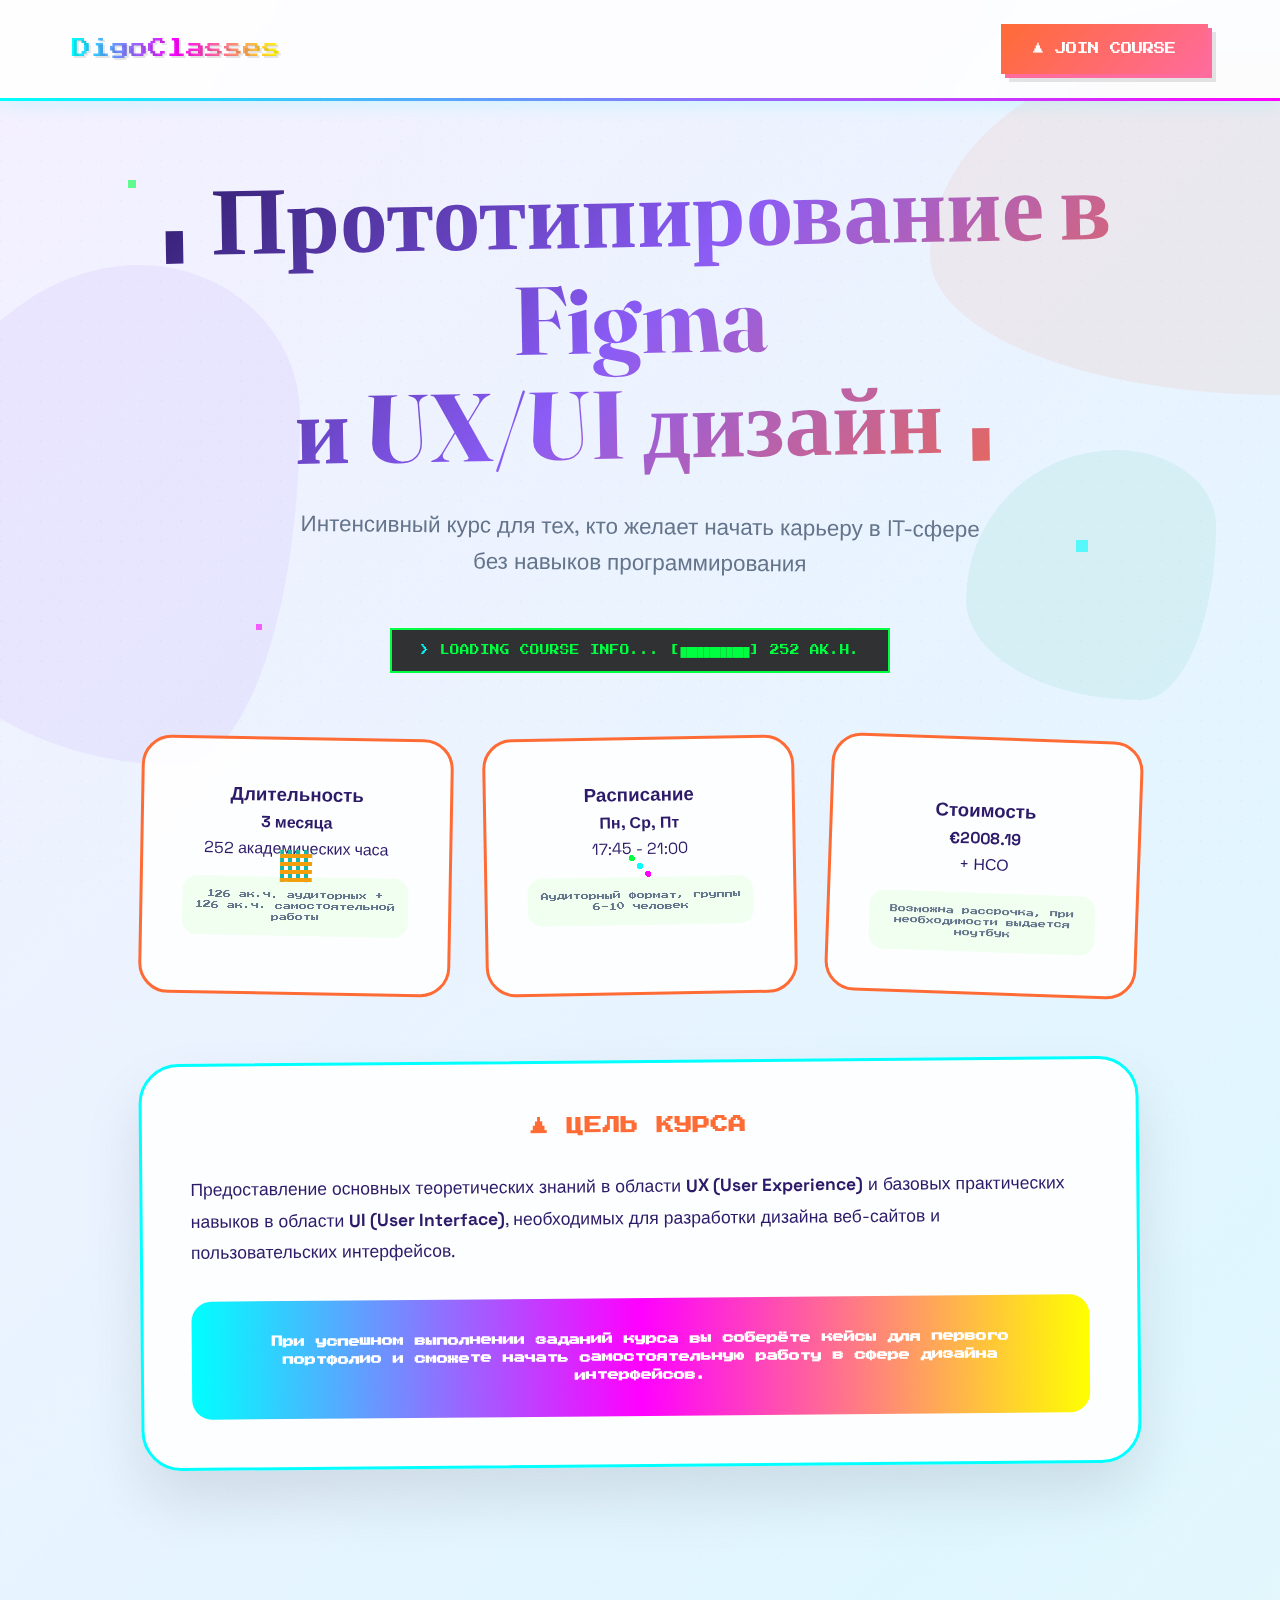
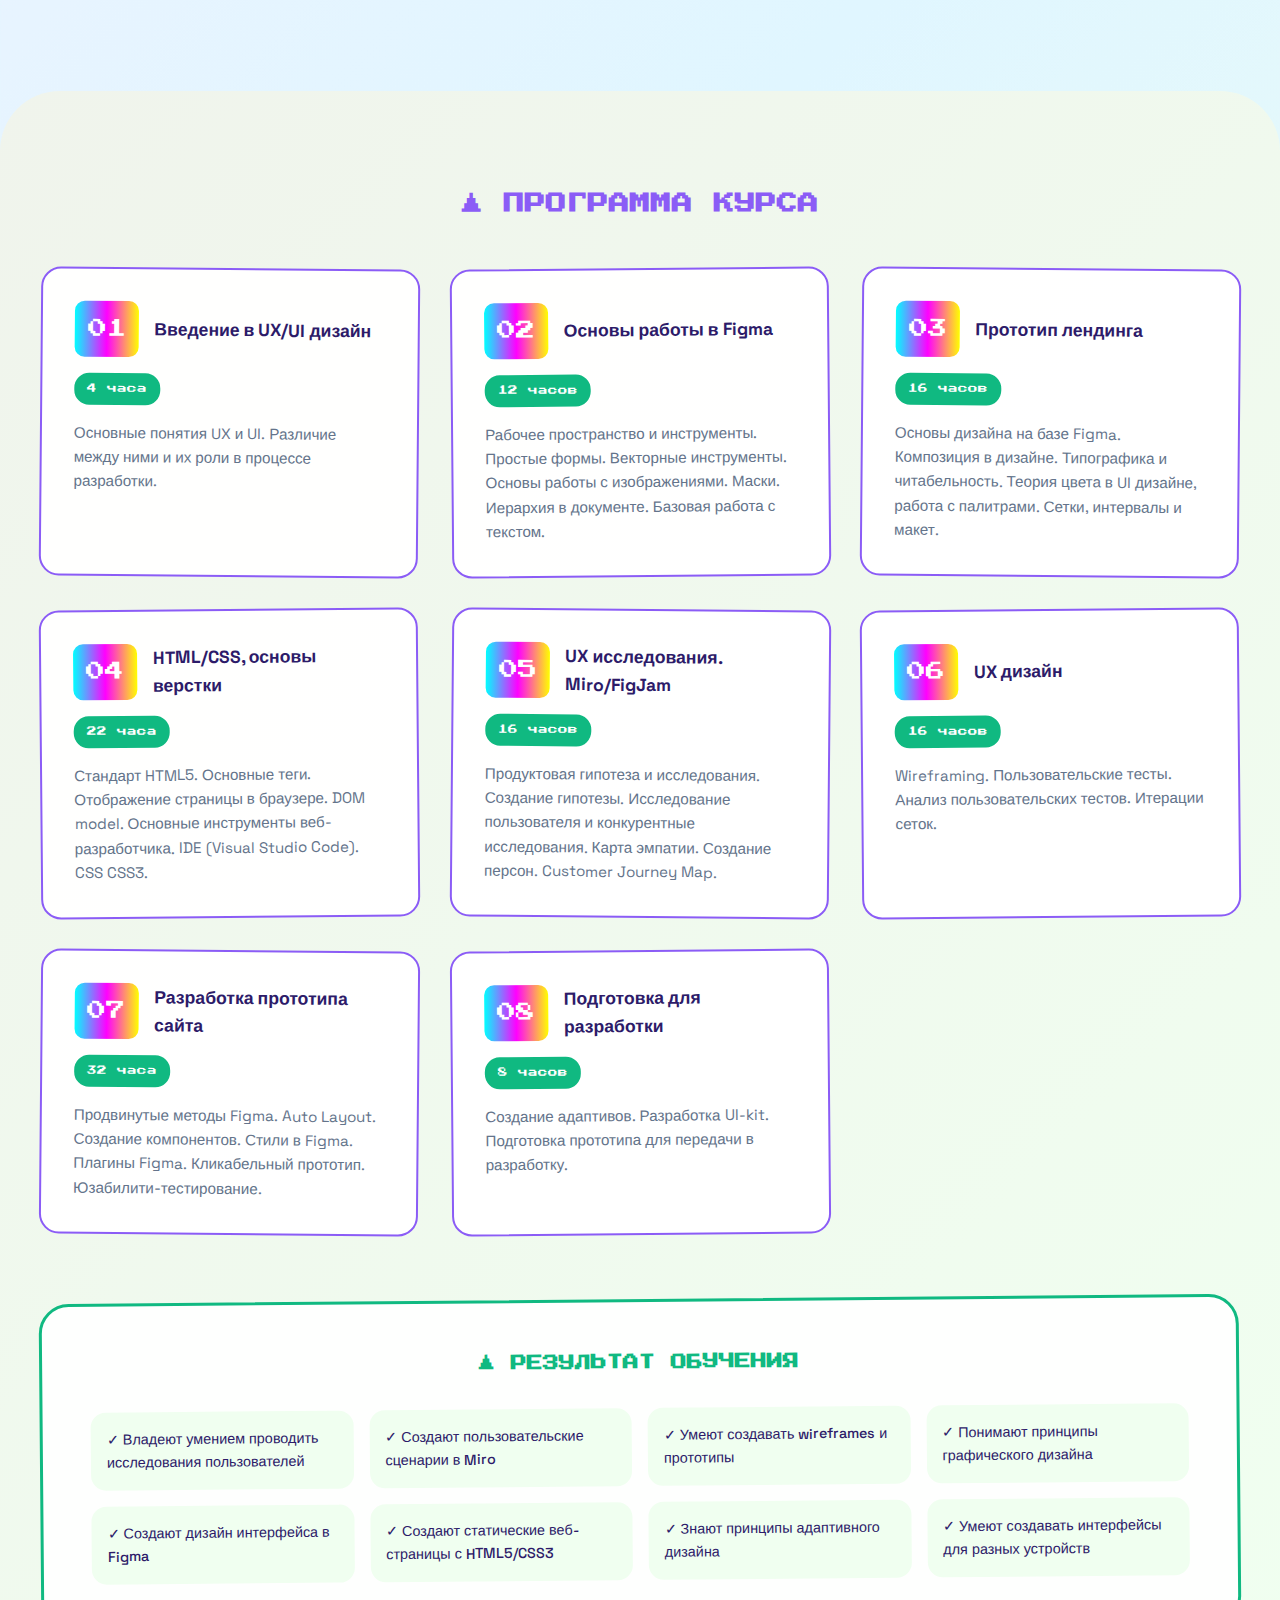
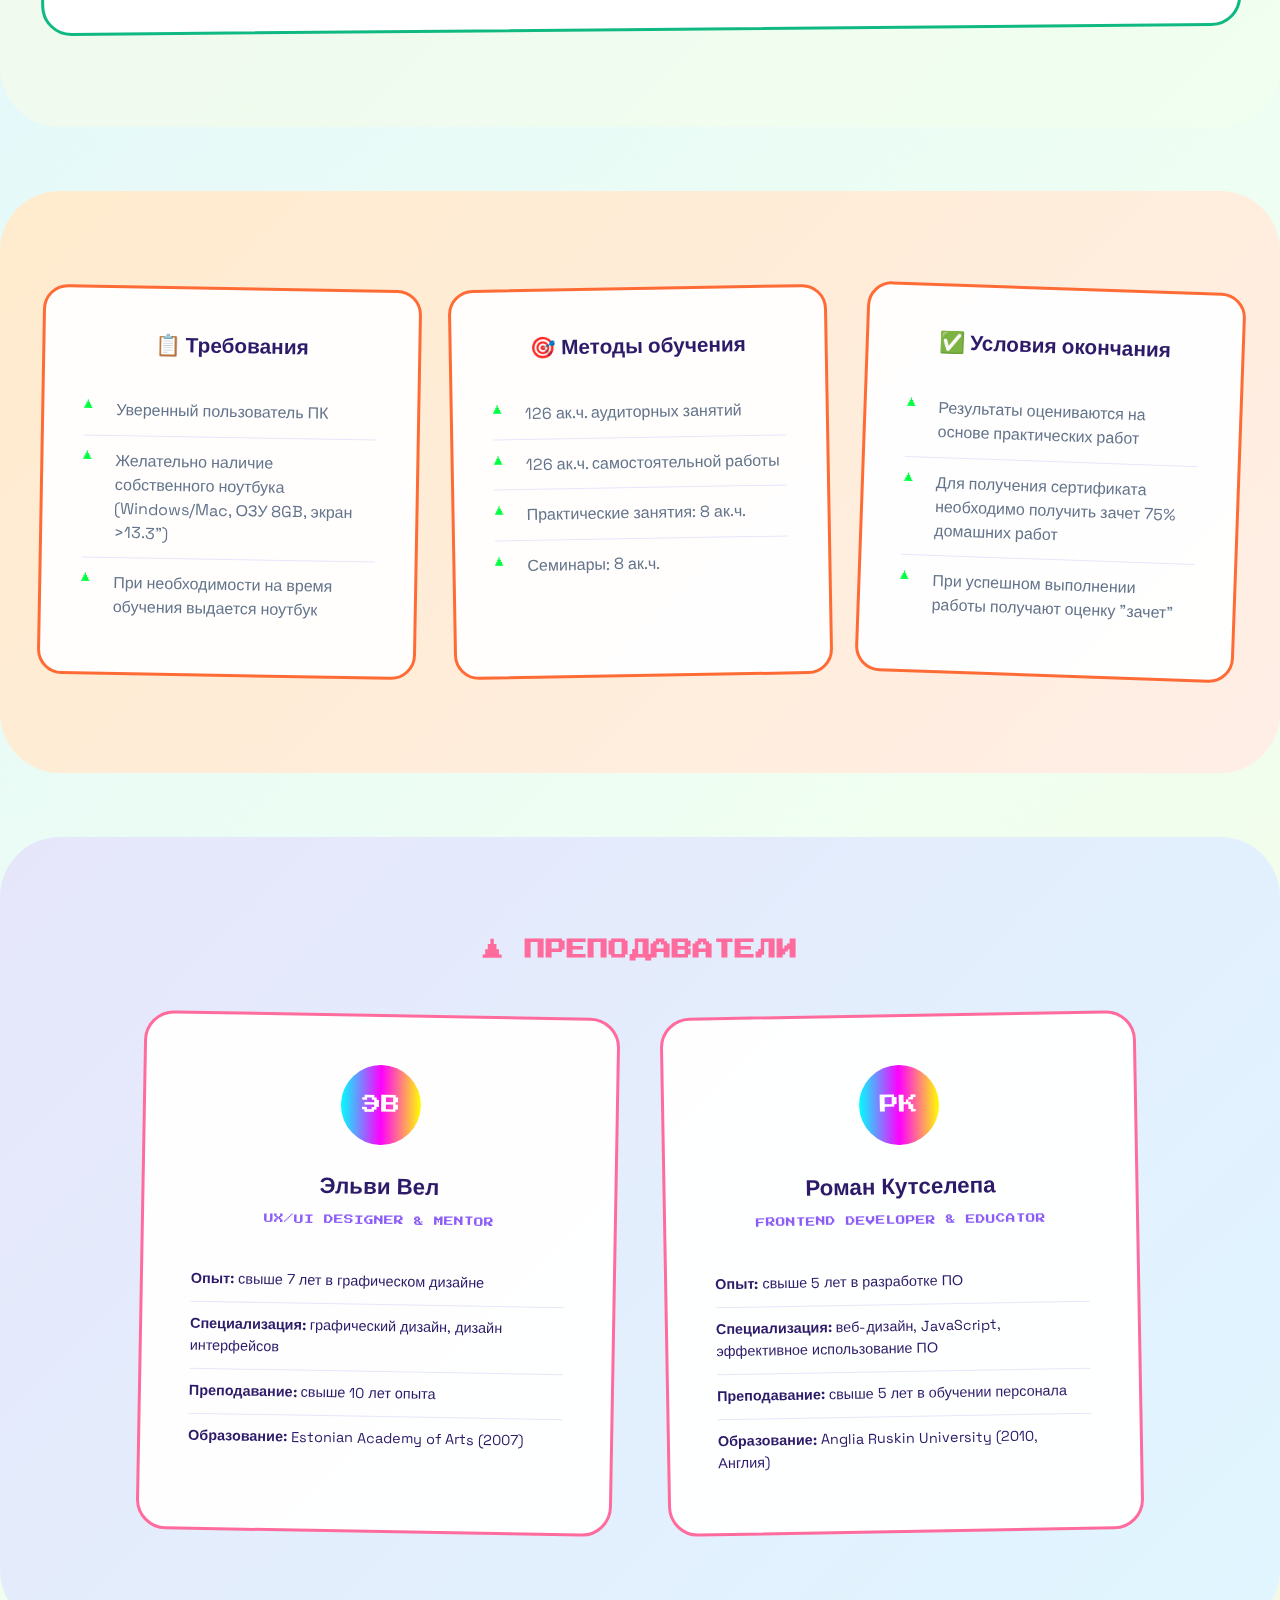
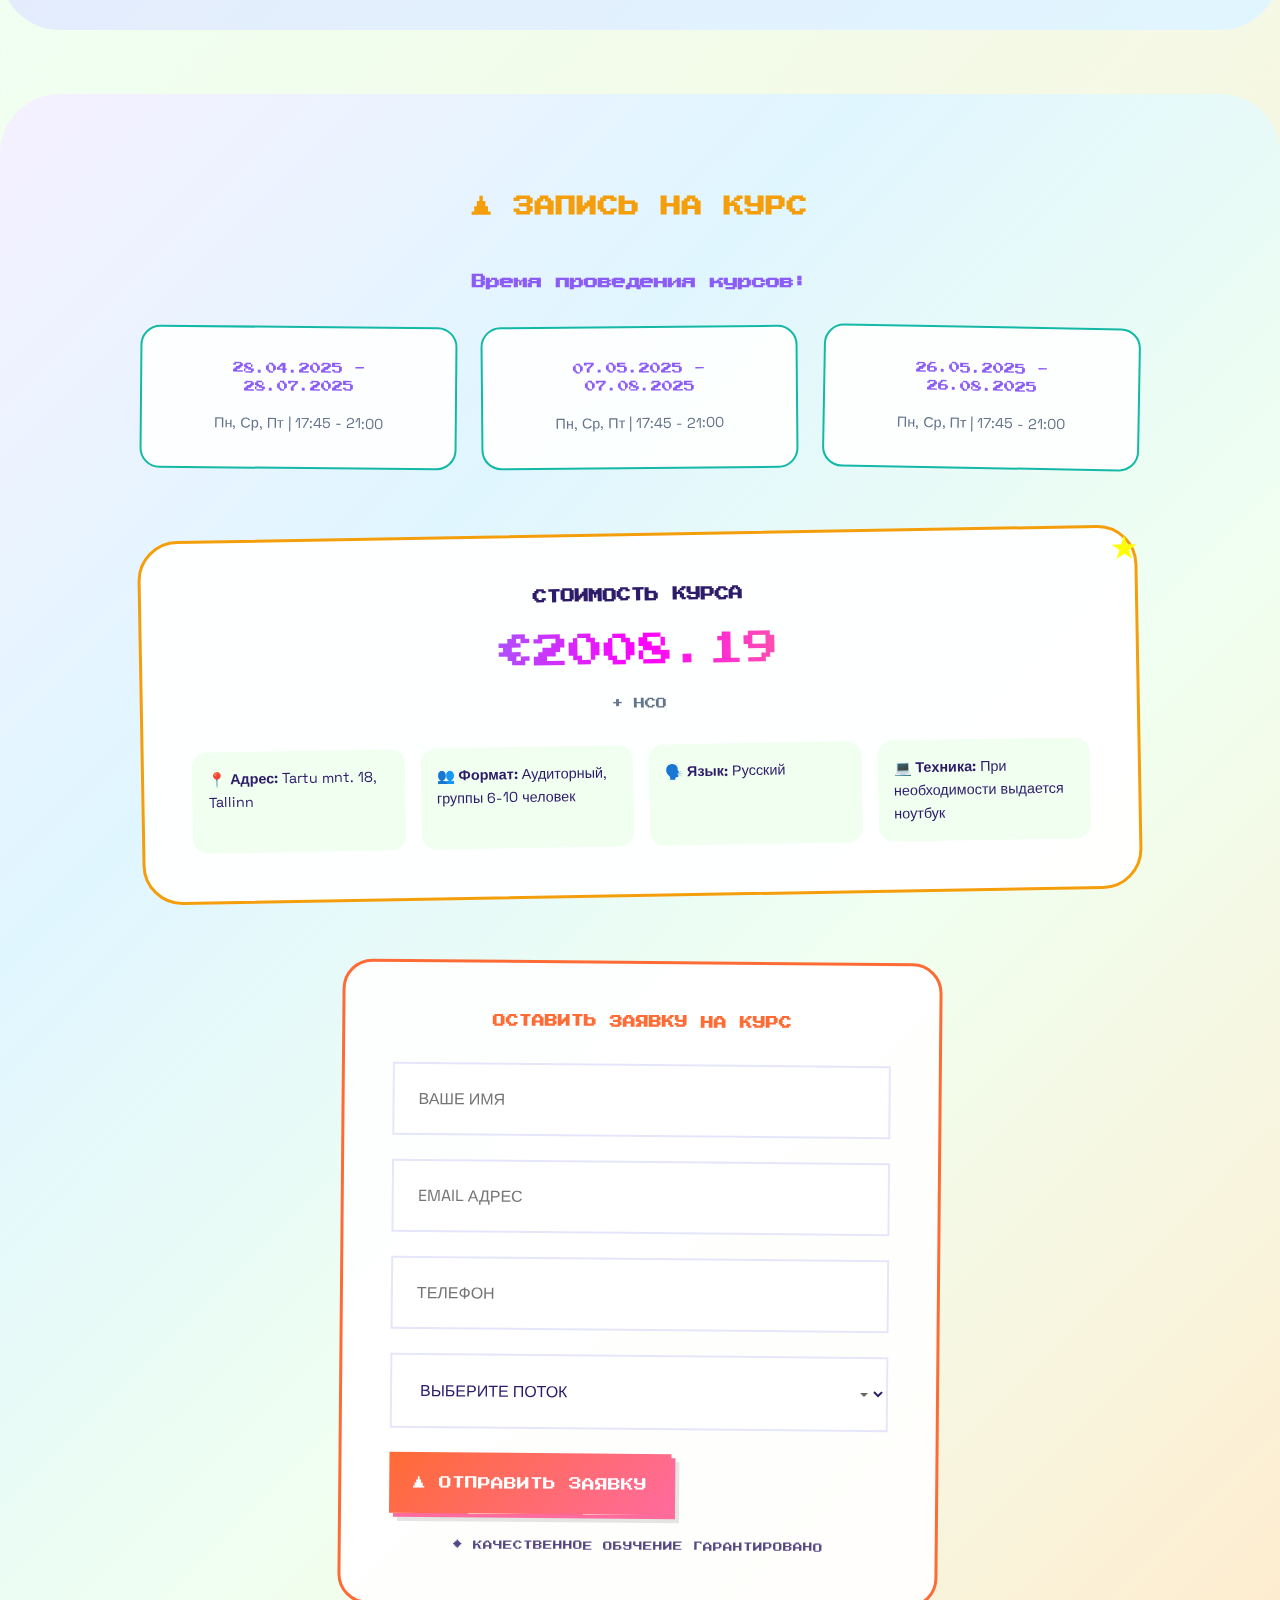
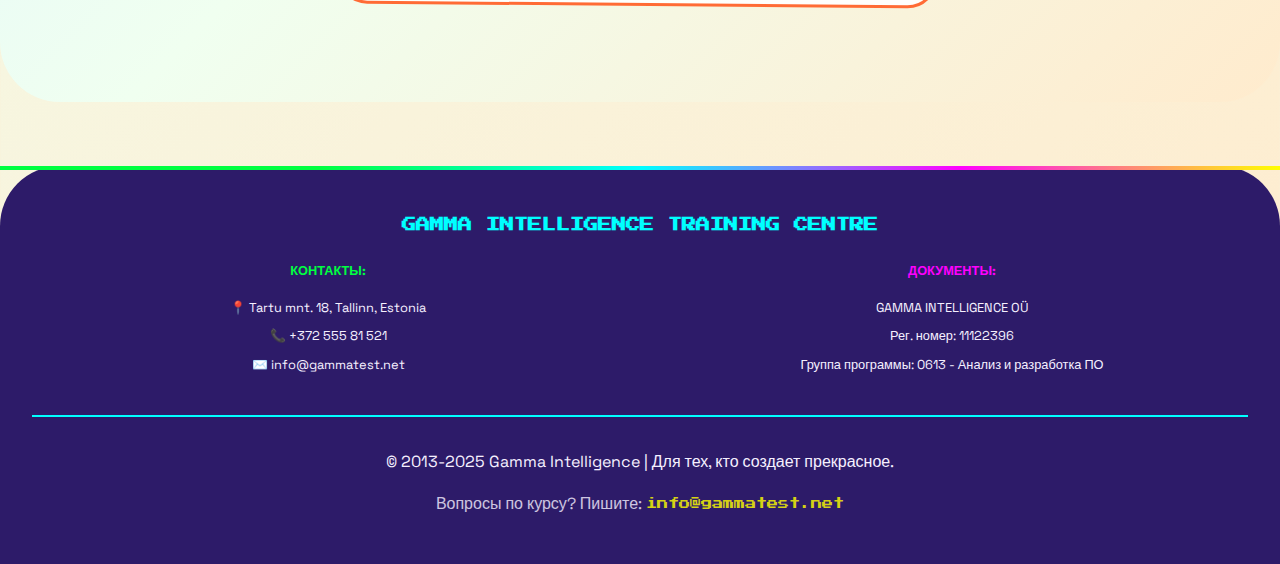
<file: index.html>
<!DOCTYPE html>
<html lang="ru">
<head>
    <meta charset="UTF-8">
    <meta name="viewport" content="width=device-width, initial-scale=1.0">
    <title>Прототипирование в Figma и UX/UI дизайн | Пиксель-Элегант курс | DigoClasses</title>
    <meta name="description" content="Интенсивный курс UX/UI дизайна и прототипирования в Figma. От исследований до готового продукта за 3 месяца. Создайте портфолио и начните карьеру в IT! 252 академических часа обучения.">
    
    <!-- Fonts -->
    <link href="https://fonts.googleapis.com/css2?family=Space+Grotesk:wght@300;400;500;600;700&family=Fraunces:opsz,wght@9..144,400;9..144,600;9..144,700&family=Press+Start+2P&display=swap" rel="stylesheet">
    
    <style>
        :root {
            /* Пастельная палитра для UX/UI курса */
            --pastel-purple: #E6E6FA;
            --pastel-pink: #FFE4E1;
            --pastel-blue: #E0F6FF;
            --pastel-mint: #F0FFF0;
            --pastel-peach: #FFEBCD;
            --pastel-lavender: #F5F0FF;
            --pastel-coral: #FFEEE6;
            --pastel-sage: #F0F4EC;
            
            /* Акцентные цвета для дизайна */
            --accent-figma: #FF6B35;
            --accent-purple: #8B5CF6;
            --accent-mint: #10B981;
            --accent-gold: #F59E0B;
            --accent-rose: #FF6B9D;
            --accent-teal: #14B8A6;
            
            /* Пиксельные цвета */
            --pixel-green: #00FF41;
            --pixel-cyan: #00FFFF;
            --pixel-yellow: #FFFF00;
            --pixel-magenta: #FF00FF;
            
            /* Нейтральные */
            --text-primary: #2D1B69;
            --text-secondary: #64748B;
            --white: #FFFFFF;
            
            /* Градиенты */
            --gradient-hero: linear-gradient(135deg, var(--pastel-lavender) 0%, var(--pastel-blue) 30%, var(--pastel-mint) 60%, var(--pastel-peach) 100%);
            --gradient-figma: linear-gradient(135deg, var(--accent-figma), var(--accent-rose));
            --gradient-ux: linear-gradient(135deg, var(--accent-purple), var(--accent-teal));
            --gradient-warm: linear-gradient(135deg, var(--pastel-peach) 0%, var(--pastel-coral) 100%);
            --gradient-cool: linear-gradient(135deg, var(--pastel-purple) 0%, var(--pastel-blue) 100%);
            --gradient-sage: linear-gradient(135deg, var(--pastel-sage) 0%, var(--pastel-mint) 100%);
            --gradient-pixel: linear-gradient(90deg, var(--pixel-cyan), var(--pixel-magenta), var(--pixel-yellow));
        }

        * {
            margin: 0;
            padding: 0;
            box-sizing: border-box;
        }

        body {
            font-family: 'Space Grotesk', sans-serif;
            line-height: 1.6;
            color: var(--text-primary);
            overflow-x: hidden;
            background: var(--gradient-hero);
        }

        /* Пиксельная сетка фон */
        body::before {
            content: '';
            position: fixed;
            top: 0;
            left: 0;
            width: 100%;
            height: 100%;
            background-image: 
                radial-gradient(circle at 1px 1px, rgba(0,0,0,0.05) 1px, transparent 0);
            background-size: 20px 20px;
            z-index: -2;
            opacity: 0.3;
        }

        /* Декоративные blob формы + пиксельные элементы */
        .blob {
            position: absolute;
            border-radius: 60% 40% 30% 70% / 60% 30% 70% 40%;
            opacity: 0.08;
            animation: float-ux 25s ease-in-out infinite;
            z-index: -1;
        }

        .blob-1 {
            width: 500px;
            height: 350px;
            background: var(--accent-figma);
            top: 5%;
            right: -150px;
            animation-delay: 0s;
        }

        .blob-2 {
            width: 400px;
            height: 500px;
            background: var(--accent-purple);
            bottom: 15%;
            left: -100px;
            animation-delay: 8s;
        }

        .blob-3 {
            width: 250px;
            height: 250px;
            background: var(--accent-mint);
            top: 50%;
            right: 5%;
            animation-delay: 16s;
        }

        /* Пиксельные декоративные элементы */
        .pixel-decoration {
            position: absolute;
            background: var(--pixel-green);
            opacity: 0.6;
            animation: pixel-blink 2s ease-in-out infinite;
        }

        .pixel-decoration-1 {
            width: 8px;
            height: 8px;
            top: 20%;
            left: 10%;
            animation-delay: 0s;
        }

        .pixel-decoration-2 {
            width: 12px;
            height: 12px;
            top: 60%;
            right: 15%;
            background: var(--pixel-cyan);
            animation-delay: 1s;
        }

        .pixel-decoration-3 {
            width: 6px;
            height: 6px;
            bottom: 30%;
            left: 20%;
            background: var(--pixel-magenta);
            animation-delay: 0.5s;
        }

        @keyframes pixel-blink {
            0%, 100% { opacity: 0.6; transform: scale(1); }
            50% { opacity: 1; transform: scale(1.2); }
        }

        @keyframes float-ux {
            0%, 100% { 
                transform: translateY(0px) rotate(0deg) scale(1); 
                border-radius: 60% 40% 30% 70% / 60% 30% 70% 40%;
            }
            25% { 
                transform: translateY(-40px) rotate(90deg) scale(1.1); 
                border-radius: 30% 60% 70% 40% / 50% 60% 30% 60%;
            }
            50% { 
                transform: translateY(-20px) rotate(180deg) scale(0.9); 
                border-radius: 70% 30% 40% 60% / 40% 70% 60% 30%;
            }
            75% { 
                transform: translateY(30px) rotate(270deg) scale(1.05); 
                border-radius: 40% 70% 60% 30% / 70% 40% 50% 60%;
            }
        }

        /* Header с пиксельными элементами */
        .header {
            position: fixed;
            top: 0;
            width: 100%;
            background: rgba(255, 255, 255, 0.85);
            backdrop-filter: blur(25px);
            z-index: 1000;
            padding: 1.5rem 0;
            border-bottom: 3px solid;
            border-image: linear-gradient(90deg, var(--pixel-cyan), var(--pixel-magenta)) 1;
            box-shadow: 0 0 20px rgba(0, 255, 255, 0.2);
        }

        .nav {
            max-width: 1200px;
            margin: 0 auto;
            padding: 0 2rem;
            display: flex;
            justify-content: space-between;
            align-items: center;
        }

        .logo {
            font-family: 'Press Start 2P', monospace;
            font-size: 1.2rem;
            background: var(--gradient-pixel);
            -webkit-background-clip: text;
            -webkit-text-fill-color: transparent;
            background-clip: text;
            animation: pixel-glow 3s ease-in-out infinite;
            text-shadow: 2px 2px 0px rgba(0,0,0,0.1);
        }

        @keyframes pixel-glow {
            0%, 100% { filter: brightness(1); }
            50% { filter: brightness(1.3) hue-rotate(10deg); }
        }

        .cta-button {
            background: var(--gradient-figma);
            color: white;
            padding: 1rem 2rem;
            border: none;
            border-radius: 0; /* Убираем скругление для пиксельности */
            text-decoration: none;
            font-family: 'Press Start 2P', monospace;
            font-size: 0.7rem;
            font-weight: normal;
            transition: all 0.3s ease;
            position: relative;
            text-transform: uppercase;
            box-shadow: 
                4px 4px 0px var(--accent-rose),
                8px 8px 0px rgba(0,0,0,0.1);
        }

        .cta-button:hover {
            transform: translate(-2px, -2px);
            box-shadow: 
                6px 6px 0px var(--accent-rose),
                10px 10px 0px rgba(0,0,0,0.2);
        }

        .cta-button:active {
            transform: translate(2px, 2px);
            box-shadow: 
                2px 2px 0px var(--accent-rose),
                4px 4px 0px rgba(0,0,0,0.1);
        }

        /* Hero Section с пиксельными элементами */
        .hero {
            min-height: 100vh;
            padding: 10rem 2rem 6rem;
            display: flex;
            align-items: center;
            position: relative;
        }

        .hero-content {
            max-width: 1000px;
            margin: 0 auto;
            text-align: center;
            position: relative;
            z-index: 2;
        }

        .hero h1 {
            font-family: 'Fraunces', serif;
            font-size: clamp(3rem, 8vw, 6rem);
            font-weight: 700;
            margin-bottom: 2rem;
            line-height: 1.1;
            background: linear-gradient(135deg, var(--text-primary), var(--accent-purple), var(--accent-figma));
            -webkit-background-clip: text;
            -webkit-text-fill-color: transparent;
            background-clip: text;
            transform: rotate(-1deg);
            position: relative;
        }

        /* Пиксельные акценты на заголовке */
        .hero h1::before {
            content: '█ ';
            font-family: 'Press Start 2P', monospace;
            font-size: 0.3em;
            color: var(--pixel-green);
            animation: pixel-blink 1.5s ease-in-out infinite;
        }

        .hero h1::after {
            content: ' █';
            font-family: 'Press Start 2P', monospace;
            font-size: 0.3em;
            color: var(--pixel-cyan);
            animation: pixel-blink 1.5s ease-in-out infinite reverse;
        }

        .hero .subtitle {
            font-size: 1.4rem;
            margin-bottom: 3rem;
            color: var(--text-secondary);
            max-width: 700px;
            margin-left: auto;
            margin-right: auto;
            transform: rotate(0.5deg);
            position: relative;
        }

        /* Пиксельная строка состояния */
        .pixel-status-bar {
            background: rgba(0, 0, 0, 0.8);
            color: var(--pixel-green);
            font-family: 'Press Start 2P', monospace;
            font-size: 0.6rem;
            padding: 0.8rem 1.5rem;
            margin: 2rem auto;
            max-width: 500px;
            position: relative;
            border: 2px solid var(--pixel-green);
        }

        .pixel-status-bar::before {
            content: '> ';
            color: var(--pixel-cyan);
            animation: pixel-blink 1s ease-in-out infinite;
        }

        .features-grid {
            display: grid;
            grid-template-columns: repeat(auto-fit, minmax(300px, 1fr));
            gap: 2rem;
            margin: 4rem 0;
        }

        /* Новые стили для информации о курсе */
        .course-info-grid {
            display: grid;
            grid-template-columns: repeat(auto-fit, minmax(280px, 1fr));
            gap: 2rem;
            margin: 4rem 0;
        }

        .info-card {
            background: rgba(255, 255, 255, 0.9);
            padding: 2.5rem;
            border-radius: 30px;
            text-align: center;
            border: 3px solid var(--accent-figma);
            transform: rotate(calc(var(--rotation) * 1deg));
            transition: all 0.3s ease;
            position: relative;
        }

        .info-card:nth-child(1) { --rotation: 1; }
        .info-card:nth-child(2) { --rotation: -1; }
        .info-card:nth-child(3) { --rotation: 2; }

        .info-card:hover {
            transform: rotate(0deg) translateY(-10px);
            box-shadow: 0 25px 50px rgba(0,0,0,0.15);
        }

        .info-detail {
            font-size: 0.85rem;
            color: var(--text-secondary);
            margin-top: 1rem;
            padding: 0.8rem;
            background: var(--pastel-mint);
            border-radius: 15px;
            font-family: 'Press Start 2P', monospace;
            font-size: 0.5rem;
            line-height: 1.4;
        }

        /* Пиксельные иконки для новых карточек */
        .pixel-icon.duration::before {
            content: '';
            position: absolute;
            top: 50%;
            left: 50%;
            transform: translate(-50%, -50%);
            width: 32px;
            height: 32px;
            background: 
                repeating-linear-gradient(0deg, var(--accent-gold) 0px, var(--accent-gold) 4px, transparent 4px, transparent 8px),
                repeating-linear-gradient(90deg, var(--accent-teal) 0px, var(--accent-teal) 4px, transparent 4px, transparent 8px);
        }

        .pixel-icon.schedule::before {
            content: '';
            position: absolute;
            top: 50%;
            left: 50%;
            transform: translate(-50%, -50%);
            width: 28px;
            height: 28px;
            background: 
                radial-gradient(circle at 6px 6px, var(--pixel-green) 3px, transparent 3px),
                radial-gradient(circle at 14px 14px, var(--pixel-cyan) 3px, transparent 3px),
                radial-gradient(circle at 22px 22px, var(--pixel-magenta) 3px, transparent 3px);
        }

        .pixel-icon.price::before {
            content: '€';
            position: absolute;
            top: 50%;
            left: 50%;
            transform: translate(-50%, -50%);
            font-family: 'Press Start 2P', monospace;
            font-size: 1.5rem;
            color: var(--accent-gold);
        }

        /* Стили для целей курса */
        .course-goals {
            background: rgba(255, 255, 255, 0.9);
            padding: 3rem;
            border-radius: 40px;
            margin: 4rem 0;
            border: 3px solid var(--pixel-cyan);
            transform: rotate(-0.5deg);
            box-shadow: 0 30px 60px rgba(0,0,0,0.1);
        }

        .goal-content {
            text-align: left;
            line-height: 1.8;
        }

        .goal-content p {
            font-size: 1.1rem;
            margin-bottom: 1.5rem;
        }

        .result-highlight {
            background: var(--gradient-pixel);
            color: white;
            padding: 2rem;
            border-radius: 20px;
            margin-top: 2rem;
            font-family: 'Press Start 2P', monospace;
            font-size: 0.7rem;
            line-height: 1.6;
            text-align: center;
            animation: highlight-glow 3s ease-in-out infinite;
        }

        @keyframes highlight-glow {
            0%, 100% { box-shadow: 0 0 20px rgba(0, 255, 255, 0.3); }
            50% { box-shadow: 0 0 30px rgba(255, 0, 255, 0.5); }
        }

        .feature-card {
            background: rgba(255, 255, 255, 0.8);
            padding: 2.5rem;
            border-radius: 30px;
            text-align: center;
            border: 2px solid var(--pastel-purple);
            transform: rotate(calc(var(--rotation) * 1deg));
            transition: all 0.3s ease;
            position: relative;
            overflow: hidden;
        }

        .feature-card:nth-child(1) { --rotation: 1; }
        .feature-card:nth-child(2) { --rotation: -1; }
        .feature-card:nth-child(3) { --rotation: 2; }

        .feature-card:hover {
            transform: rotate(0deg) translateY(-10px);
            box-shadow: 0 25px 50px rgba(0,0,0,0.15);
        }

        /* Пиксельные иконки вместо эмодзи */
        .feature-card .pixel-icon {
            width: 64px;
            height: 64px;
            margin: 0 auto 1rem;
            background: var(--gradient-pixel);
            position: relative;
            image-rendering: pixelated;
            animation: pixel-float 3s ease-in-out infinite;
        }

        .feature-card:nth-child(1) .pixel-icon {
            animation-delay: 0s;
        }

        .feature-card:nth-child(2) .pixel-icon {
            animation-delay: 1s;
        }

        .feature-card:nth-child(3) .pixel-icon {
            animation-delay: 2s;
        }

        @keyframes pixel-float {
            0%, 100% { transform: translateY(0px); }
            50% { transform: translateY(-5px); }
        }

        /* Пиксельная иконка Figma */
        .pixel-icon.figma::before {
            content: '';
            position: absolute;
            top: 50%;
            left: 50%;
            transform: translate(-50%, -50%);
            width: 32px;
            height: 32px;
            background: 
                linear-gradient(var(--accent-figma) 0%, var(--accent-figma) 50%, transparent 50%),
                linear-gradient(90deg, var(--accent-purple) 0%, var(--accent-purple) 50%, transparent 50%);
            background-size: 8px 8px;
        }

        /* Пиксельная иконка мозга */
        .pixel-icon.brain::before {
            content: '';
            position: absolute;
            top: 50%;
            left: 50%;
            transform: translate(-50%, -50%);
            width: 28px;
            height: 28px;
            background: 
                radial-gradient(circle at 8px 8px, var(--accent-purple) 4px, transparent 4px),
                radial-gradient(circle at 20px 12px, var(--accent-teal) 3px, transparent 3px),
                radial-gradient(circle at 12px 20px, var(--accent-mint) 3px, transparent 3px);
        }

        /* Пиксельная иконка портфолио */
        .pixel-icon.portfolio::before {
            content: '';
            position: absolute;
            top: 50%;
            left: 50%;
            transform: translate(-50%, -50%);
            width: 32px;
            height: 24px;
            background: 
                linear-gradient(var(--accent-gold) 0%, var(--accent-gold) 8px, transparent 8px, transparent 16px, var(--accent-gold) 16px),
                linear-gradient(90deg, var(--accent-rose) 0%, var(--accent-rose) 8px, transparent 8px, transparent 16px, var(--accent-rose) 16px);
            background-size: 32px 8px, 8px 24px;
        }

        .feature-card h3 {
            font-size: 1.3rem;
            margin-bottom: 1rem;
            color: var(--text-primary);
            position: relative;
        }

        /* Добавляем пиксельные акценты к заголовкам */
        .feature-card h3::before {
            content: '▲ ';
            font-family: 'Press Start 2P', monospace;
            font-size: 0.5rem;
            color: var(--pixel-green);
            margin-right: 0.5rem;
        }

        .pricing-block {
            background: rgba(255, 255, 255, 0.9);
            padding: 3rem;
            border-radius: 40px;
            margin: 4rem auto;
            max-width: 600px;
            text-align: center;
            border: 3px solid var(--accent-figma);
            transform: rotate(-1deg);
            box-shadow: 0 30px 60px rgba(0,0,0,0.1);
            position: relative;
        }

        /* Пиксельные углы для pricing блока */
        .pricing-block::before {
            content: '█';
            position: absolute;
            top: -3px;
            left: -3px;
            font-family: 'Press Start 2P', monospace;
            font-size: 1rem;
            color: var(--pixel-cyan);
            line-height: 1;
        }

        .pricing-block::after {
            content: '█';
            position: absolute;
            bottom: -3px;
            right: -3px;
            font-family: 'Press Start 2P', monospace;
            font-size: 1rem;
            color: var(--pixel-magenta);
            line-height: 1;
        }

        .price {
            font-family: 'Press Start 2P', monospace;
            font-size: 2.5rem;
            background: var(--gradient-pixel);
            -webkit-background-clip: text;
            -webkit-text-fill-color: transparent;
            background-clip: text;
            margin: 1rem 0;
            animation: price-glitch 4s ease-in-out infinite;
        }

        @keyframes price-glitch {
            0%, 90%, 100% { transform: translateX(0); }
            92% { transform: translateX(-2px); }
            94% { transform: translateX(2px); }
            96% { transform: translateX(-1px); }
            98% { transform: translateX(1px); }
        }

        .cta-form {
            max-width: 500px;
            margin: 3rem auto;
            display: flex;
            flex-direction: column;
            gap: 1.5rem;
        }

        .form-group input {
            padding: 1.5rem;
            border: 2px solid var(--pastel-purple);
            border-radius: 0; /* Убираем скругление */
            font-size: 1.1rem;
            background: rgba(255, 255, 255, 0.9);
            color: var(--text-primary);
            transition: all 0.3s ease;
            font-family: 'Space Grotesk', sans-serif;
        }

        .form-group input:focus {
            outline: none;
            border-color: var(--pixel-cyan);
            box-shadow: 
                0 0 0 2px var(--pixel-cyan),
                inset 0 0 10px rgba(0, 255, 255, 0.1);
            transform: scale(1.02);
        }

        .submit-button {
            background: var(--gradient-figma);
            color: white;
            padding: 1.5rem;
            border: none;
            border-radius: 0; /* Убираем скругление */
            font-family: 'Press Start 2P', monospace;
            font-size: 0.8rem;
            font-weight: normal;
            cursor: pointer;
            transition: all 0.3s ease;
            text-transform: uppercase;
            position: relative;
            overflow: hidden;
            box-shadow: 
                4px 4px 0px var(--accent-rose),
                8px 8px 0px rgba(0,0,0,0.1);
        }

        .submit-button::before {
            content: '';
            position: absolute;
            top: 0;
            left: -100%;
            width: 100%;
            height: 100%;
            background: linear-gradient(90deg, transparent, var(--pixel-cyan), transparent);
            transition: left 0.5s;
            opacity: 0.3;
        }

        .submit-button:hover::before {
            left: 100%;
        }

        .submit-button:hover {
            transform: translate(-2px, -2px);
            box-shadow: 
                6px 6px 0px var(--accent-rose),
                10px 10px 0px rgba(0,0,0,0.2);
        }

        .submit-button:active {
            transform: translate(2px, 2px);
            box-shadow: 
                2px 2px 0px var(--accent-rose),
                4px 4px 0px rgba(0,0,0,0.1);
        }

        .footer {
            background: var(--text-primary);
            color: var(--pastel-lavender);
            text-align: center;
            padding: 3rem 2rem;
            border-radius: 60px 60px 0 0;
            margin-top: 4rem;
            position: relative;
        }

        /* Пиксельная граница для футера */
        .footer::before {
            content: '';
            position: absolute;
            top: 0;
            left: 0;
            right: 0;
            height: 4px;
            background: 
                linear-gradient(90deg, 
                    var(--pixel-green) 25%, 
                    var(--pixel-cyan) 50%, 
                    var(--pixel-magenta) 75%, 
                    var(--pixel-yellow) 100%
                );
            animation: pixel-border-move 3s linear infinite;
        }

        @keyframes pixel-border-move {
            0% { background-position: 0 0; }
            100% { background-position: 100px 0; }
        }

        /* Responsive */
        @media (max-width: 768px) {
            .hero {
                padding: 8rem 1rem 4rem;
            }
            
            .features-grid {
                grid-template-columns: 1fr;
                gap: 1.5rem;
            }

            .blob {
                display: none;
            }

            .logo {
                font-size: 0.9rem;
            }

            .cta-button {
                font-size: 0.6rem;
                padding: 0.8rem 1.5rem;
            }

            .price {
                font-size: 2rem;
            }

            .submit-button {
                font-size: 0.7rem;
            }

            .pixel-decoration {
                display: none;
            }
        }

        /* Стили для секции программы курса */
        .program-section {
            padding: 6rem 2rem;
            background: var(--gradient-sage);
            margin: 4rem 0;
            border-radius: 60px;
            position: relative;
        }

        .program-content {
            max-width: 1200px;
            margin: 0 auto;
        }

        .modules-grid {
            display: grid;
            grid-template-columns: repeat(auto-fit, minmax(280px, 1fr));
            gap: 2rem;
            margin-bottom: 4rem;
        }

        .module-card {
            background: rgba(255, 255, 255, 0.95);
            padding: 2rem;
            border-radius: 20px;
            border: 2px solid var(--accent-purple);
            transition: all 0.3s ease;
            transform: rotate(calc(var(--module-rotation) * 0.5deg));
            position: relative;
            overflow: hidden;
        }

        .module-card:nth-child(odd) { --module-rotation: 1; }
        .module-card:nth-child(even) { --module-rotation: -1; }

        .module-card:hover {
            transform: rotate(0deg) translateY(-8px);
            box-shadow: 0 20px 40px rgba(139, 92, 246, 0.2);
            border-color: var(--pixel-cyan);
        }

        .module-header {
            display: flex;
            align-items: center;
            justify-content: space-between;
            margin-bottom: 1rem;
            flex-wrap: wrap;
            gap: 1rem;
        }

        .module-number {
            font-family: 'Press Start 2P', monospace;
            font-size: 1.2rem;
            background: var(--gradient-pixel);
            color: white;
            padding: 0.8rem;
            border-radius: 10px;
            min-width: 50px;
            text-align: center;
            animation: number-glow 3s ease-in-out infinite;
        }

        @keyframes number-glow {
            0%, 100% { box-shadow: 0 0 10px rgba(0, 255, 255, 0.5); }
            50% { box-shadow: 0 0 20px rgba(255, 0, 255, 0.7); }
        }

        .module-card h3 {
            font-size: 1.1rem;
            color: var(--text-primary);
            flex: 1;
            min-width: 150px;
        }

        .module-hours {
            font-family: 'Press Start 2P', monospace;
            font-size: 0.6rem;
            background: var(--accent-mint);
            color: white;
            padding: 0.5rem 0.8rem;
            border-radius: 15px;
            white-space: nowrap;
        }

        .module-card p {
            color: var(--text-secondary);
            line-height: 1.6;
            font-size: 0.95rem;
        }

        /* Результаты обучения */
        .learning-results {
            background: rgba(255, 255, 255, 0.9);
            padding: 3rem;
            border-radius: 30px;
            border: 3px solid var(--accent-mint);
            transform: rotate(-0.5deg);
        }

        .results-grid {
            display: grid;
            grid-template-columns: repeat(auto-fit, minmax(250px, 1fr));
            gap: 1rem;
        }

        .result-item {
            background: var(--pastel-mint);
            padding: 1rem;
            border-radius: 15px;
            font-size: 0.9rem;
            font-weight: 500;
            color: var(--text-primary);
            transition: all 0.3s ease;
        }

        .result-item:hover {
            background: var(--accent-mint);
            color: white;
            transform: translateX(5px);
        }

        /* Секция требований */
        .requirements-section {
            padding: 6rem 2rem;
            background: var(--gradient-warm);
            margin: 4rem 0;
            border-radius: 60px;
        }

        .requirements-content {
            max-width: 1200px;
            margin: 0 auto;
        }

        .requirements-grid {
            display: grid;
            grid-template-columns: repeat(auto-fit, minmax(300px, 1fr));
            gap: 2rem;
        }

        .req-card {
            background: rgba(255, 255, 255, 0.95);
            padding: 2.5rem;
            border-radius: 25px;
            border: 3px solid var(--accent-figma);
            transform: rotate(calc(var(--req-rotation) * 1deg));
            transition: all 0.3s ease;
        }

        .req-card:nth-child(1) { --req-rotation: 1; }
        .req-card:nth-child(2) { --req-rotation: -1; }
        .req-card:nth-child(3) { --req-rotation: 2; }

        .req-card:hover {
            transform: rotate(0deg) translateY(-10px);
            box-shadow: 0 25px 50px rgba(255, 107, 53, 0.2);
        }

        .req-card h3 {
            font-size: 1.3rem;
            margin-bottom: 1.5rem;
            color: var(--text-primary);
            text-align: center;
        }

        .req-card ul {
            list-style: none;
            padding: 0;
        }

        .req-card li {
            padding: 0.8rem 0;
            padding-left: 2rem;
            position: relative;
            color: var(--text-secondary);
            line-height: 1.5;
            border-bottom: 1px solid var(--pastel-purple);
        }

        .req-card li:last-child {
            border-bottom: none;
        }

        .req-card li::before {
            content: '▲';
            position: absolute;
            left: 0;
            font-family: 'Press Start 2P', monospace;
            font-size: 0.6rem;
            color: var(--pixel-green);
            animation: pixel-blink 2s ease-in-out infinite;
        }

        /* Стили для секции преподавателей */
        .teachers-section {
            padding: 6rem 2rem;
            background: var(--gradient-cool);
            margin: 4rem 0;
            border-radius: 60px;
        }

        .teachers-content {
            max-width: 1000px;
            margin: 0 auto;
        }

        .teachers-grid {
            display: grid;
            grid-template-columns: repeat(auto-fit, minmax(400px, 1fr));
            gap: 3rem;
        }

        .teacher-card {
            background: rgba(255, 255, 255, 0.95);
            padding: 3rem;
            border-radius: 30px;
            border: 3px solid var(--accent-rose);
            transform: rotate(calc(var(--teacher-rotation) * 1deg));
            transition: all 0.3s ease;
            text-align: center;
        }

        .teacher-card:nth-child(1) { --teacher-rotation: 1; }
        .teacher-card:nth-child(2) { --teacher-rotation: -1; }

        .teacher-card:hover {
            transform: rotate(0deg) translateY(-10px);
            box-shadow: 0 25px 50px rgba(255, 107, 157, 0.2);
        }

        .teacher-avatar {
            width: 80px;
            height: 80px;
            background: var(--gradient-pixel);
            color: white;
            border-radius: 50%;
            display: flex;
            align-items: center;
            justify-content: center;
            font-family: 'Press Start 2P', monospace;
            font-size: 1.2rem;
            margin: 0 auto 1.5rem;
            animation: avatar-glow 4s ease-in-out infinite;
        }

        @keyframes avatar-glow {
            0%, 100% { box-shadow: 0 0 20px rgba(0, 255, 255, 0.5); }
            50% { box-shadow: 0 0 30px rgba(255, 0, 255, 0.7); }
        }

        .teacher-card h3 {
            font-size: 1.4rem;
            margin-bottom: 0.5rem;
            color: var(--text-primary);
        }

        .teacher-role {
            font-family: 'Press Start 2P', monospace;
            font-size: 0.6rem;
            color: var(--accent-purple);
            margin-bottom: 2rem;
            text-transform: uppercase;
        }

        .teacher-info {
            list-style: none;
            padding: 0;
            text-align: left;
        }

        .teacher-info li {
            padding: 0.7rem 0;
            border-bottom: 1px solid var(--pastel-purple);
            font-size: 0.9rem;
            line-height: 1.5;
        }

        .teacher-info li:last-child {
            border-bottom: none;
        }

        /* Стили для секции записи */
        .enrollment-section {
            padding: 6rem 2rem;
            background: var(--gradient-hero);
            margin: 4rem 0;
            border-radius: 60px;
        }

        .enrollment-content {
            max-width: 1000px;
            margin: 0 auto;
        }

        .course-dates {
            margin-bottom: 4rem;
        }

        .dates-grid {
            display: grid;
            grid-template-columns: repeat(auto-fit, minmax(250px, 1fr));
            gap: 1.5rem;
            margin-bottom: 3rem;
        }

        .date-card {
            background: rgba(255, 255, 255, 0.9);
            padding: 2rem;
            border-radius: 20px;
            border: 2px solid var(--accent-teal);
            text-align: center;
            transition: all 0.3s ease;
            transform: rotate(calc(var(--date-rotation) * 0.5deg));
        }

        .date-card:nth-child(1) { --date-rotation: 1; }
        .date-card:nth-child(2) { --date-rotation: -1; }
        .date-card:nth-child(3) { --date-rotation: 2; }

        .date-card:hover {
            transform: rotate(0deg) translateY(-5px);
            box-shadow: 0 15px 30px rgba(20, 184, 166, 0.2);
        }

        .date-period {
            font-family: 'Press Start 2P', monospace;
            font-size: 0.7rem;
            color: var(--accent-purple);
            margin-bottom: 1rem;
        }

        .date-schedule {
            color: var(--text-secondary);
            font-size: 0.9rem;
        }

        .pricing-info {
            margin-bottom: 4rem;
        }

        .price-card {
            background: rgba(255, 255, 255, 0.95);
            padding: 3rem;
            border-radius: 40px;
            border: 3px solid var(--accent-gold);
            text-align: center;
            transform: rotate(-1deg);
            position: relative;
        }

        .price-card::before {
            content: '★';
            position: absolute;
            top: -5px;
            right: -5px;
            font-size: 2rem;
            color: var(--pixel-yellow);
            animation: star-sparkle 2s ease-in-out infinite;
        }

        @keyframes star-sparkle {
            0%, 100% { transform: rotate(0deg) scale(1); }
            50% { transform: rotate(180deg) scale(1.2); }
        }

        .price {
            font-family: 'Press Start 2P', monospace;
            font-size: 2.2rem;
            background: var(--gradient-pixel);
            -webkit-background-clip: text;
            -webkit-text-fill-color: transparent;
            background-clip: text;
            margin: 1rem 0;
            animation: price-glitch 4s ease-in-out infinite;
        }

        .price-note {
            font-family: 'Press Start 2P', monospace;
            font-size: 0.7rem;
            color: var(--text-secondary);
            margin-bottom: 2rem;
        }

        .course-details {
            display: grid;
            grid-template-columns: repeat(auto-fit, minmax(200px, 1fr));
            gap: 1rem;
            text-align: left;
        }

        .detail-item {
            background: var(--pastel-mint);
            padding: 1rem;
            border-radius: 15px;
            font-size: 0.9rem;
            color: var(--text-primary);
        }

        .enrollment-form {
            max-width: 600px;
            margin: 0 auto;
            background: rgba(255, 255, 255, 0.9);
            padding: 3rem;
            border-radius: 30px;
            border: 3px solid var(--accent-figma);
            transform: rotate(0.5deg);
        }

        .enrollment-form .form-group {
            margin-bottom: 1.5rem;
        }

        .enrollment-form input,
        .enrollment-form select {
            width: 100%;
            padding: 1.5rem;
            border: 2px solid var(--pastel-purple);
            border-radius: 0;
            font-size: 1rem;
            background: rgba(255, 255, 255, 0.9);
            color: var(--text-primary);
            transition: all 0.3s ease;
            font-family: 'Space Grotesk', sans-serif;
        }

        .enrollment-form input:focus,
        .enrollment-form select:focus {
            outline: none;
            border-color: var(--pixel-cyan);
            box-shadow: 
                0 0 0 2px var(--pixel-cyan),
                inset 0 0 10px rgba(0, 255, 255, 0.1);
            transform: scale(1.02);
        }

        .enrollment-form select {
            cursor: pointer;
            background-image: url("data:image/svg+xml,%3Csvg xmlns='http://www.w3.org/2000/svg' width='12' height='12' viewBox='0 0 12 12'%3E%3Cpath fill='%23666' d='M6 8L2 4h8z'/%3E%3C/svg%3E");
            background-repeat: no-repeat;
            background-position: right 1rem center;
        }
    </style>
</head>
<body>
    <!-- Декоративные blob формы -->
    <div class="blob blob-1"></div>
    <div class="blob blob-2"></div>
    <div class="blob blob-3"></div>

    <!-- Пиксельные декоративные элементы -->
    <div class="pixel-decoration pixel-decoration-1"></div>
    <div class="pixel-decoration pixel-decoration-2"></div>
    <div class="pixel-decoration pixel-decoration-3"></div>

    <!-- Header -->
    <header class="header">
        <nav class="nav">
            <div class="logo">DigoClasses</div>
            <a href="#enroll" class="cta-button">▲ Join Course</a>
        </nav>
    </header>

    <!-- Hero Section -->
    <section class="hero">
        <div class="hero-content">
            <h1>Прототипирование в Figma<br>и UX/UI дизайн</h1>
            <p class="subtitle">Интенсивный курс для тех, кто желает начать карьеру в IT-сфере без навыков программирования</p>
            
            <div class="pixel-status-bar">
                LOADING COURSE INFO... [████████████] 252 AK.H.
            </div>

            <!-- Основная информация о курсе -->
            <div class="course-info-grid">
                <div class="info-card">
                    <div class="pixel-icon duration"></div>
                    <h3>Длительность</h3>
                    <p><strong>3 месяца</strong><br>252 академических часа</p>
                    <div class="info-detail">126 ак.ч. аудиторных + 126 ак.ч. самостоятельной работы</div>
                </div>
                
                <div class="info-card">
                    <div class="pixel-icon schedule"></div>
                    <h3>Расписание</h3>
                    <p><strong>Пн, Ср, Пт</strong><br>17:45 - 21:00</p>
                    <div class="info-detail">Аудиторный формат, группы 6-10 человек</div>
                </div>
                
                <div class="info-card">
                    <div class="pixel-icon price"></div>
                    <h3>Стоимость</h3>
                    <p><strong>€2008.19</strong><br>+ НСО</p>
                    <div class="info-detail">Возможна рассрочка, при необходимости выдается ноутбук</div>
                </div>
            </div>

            <!-- Цель и результат курса -->
            <div class="course-goals">
                <h2 style="font-family: 'Press Start 2P', monospace; font-size: 1.1rem; margin-bottom: 2rem; text-align: center; color: var(--accent-figma);">
                    ▲ ЦЕЛЬ КУРСА
                </h2>
                <div class="goal-content">
                    <p>Предоставление основных теоретических знаний в области <strong>UX (User Experience)</strong> и базовых практических навыков в области <strong>UI (User Interface)</strong>, необходимых для разработки дизайна веб-сайтов и пользовательских интерфейсов.</p>
                    <div class="result-highlight">
                        <strong>При успешном выполнении заданий курса вы соберёте кейсы для первого портфолио и сможете начать самостоятельную работу в сфере дизайна интерфейсов.</strong>
                    </div>
                </div>
            </div>
        </div>
    </section>

    <!-- Программа курса -->
    <section class="program-section">
        <div class="program-content">
            <h2 style="font-family: 'Press Start 2P', monospace; font-size: 1.3rem; text-align: center; margin-bottom: 3rem; color: var(--accent-purple);">
                ▲ ПРОГРАММА КУРСА
            </h2>
            
            <div class="modules-grid">
                <div class="module-card">
                    <div class="module-header">
                        <span class="module-number">01</span>
                        <h3>Введение в UX/UI дизайн</h3>
                        <div class="module-hours">4 часа</div>
                    </div>
                    <p>Основные понятия UX и UI. Различие между ними и их роли в процессе разработки.</p>
                </div>

                <div class="module-card">
                    <div class="module-header">
                        <span class="module-number">02</span>
                        <h3>Основы работы в Figma</h3>
                        <div class="module-hours">12 часов</div>
                    </div>
                    <p>Рабочее пространство и инструменты. Простые формы. Векторные инструменты. Основы работы с изображениями. Маски. Иерархия в документе. Базовая работа с текстом.</p>
                </div>

                <div class="module-card">
                    <div class="module-header">
                        <span class="module-number">03</span>
                        <h3>Прототип лендинга</h3>
                        <div class="module-hours">16 часов</div>
                    </div>
                    <p>Основы дизайна на базе Figma. Композиция в дизайне. Типографика и читабельность. Теория цвета в UI дизайне, работа с палитрами. Сетки, интервалы и макет.</p>
                </div>

                <div class="module-card">
                    <div class="module-header">
                        <span class="module-number">04</span>
                        <h3>HTML/CSS, основы верстки</h3>
                        <div class="module-hours">22 часа</div>
                    </div>
                    <p>Стандарт HTML5. Основные теги. Отображение страницы в браузере. DOM model. Основные инструменты веб-разработчика. IDE (Visual Studio Code). CSS CSS3.</p>
                </div>

                <div class="module-card">
                    <div class="module-header">
                        <span class="module-number">05</span>
                        <h3>UX исследования. Miro/FigJam</h3>
                        <div class="module-hours">16 часов</div>
                    </div>
                    <p>Продуктовая гипотеза и исследования. Создание гипотезы. Исследование пользователя и конкурентные исследования. Карта эмпатии. Создание персон. Customer Journey Map.</p>
                </div>

                <div class="module-card">
                    <div class="module-header">
                        <span class="module-number">06</span>
                        <h3>UX дизайн</h3>
                        <div class="module-hours">16 часов</div>
                    </div>
                    <p>Wireframing. Пользовательские тесты. Анализ пользовательских тестов. Итерации сеток.</p>
                </div>

                <div class="module-card">
                    <div class="module-header">
                        <span class="module-number">07</span>
                        <h3>Разработка прототипа сайта</h3>
                        <div class="module-hours">32 часа</div>
                    </div>
                    <p>Продвинутые методы Figma. Auto Layout. Создание компонентов. Стили в Figma. Плагины Figma. Кликабельный прототип. Юзабилити-тестирование.</p>
                </div>

                <div class="module-card">
                    <div class="module-header">
                        <span class="module-number">08</span>
                        <h3>Подготовка для разработки</h3>
                        <div class="module-hours">8 часов</div>
                    </div>
                    <p>Создание адаптивов. Разработка UI-kit. Подготовка прототипа для передачи в разработку.</p>
                </div>
            </div>

            <!-- Результаты обучения -->
            <div class="learning-results">
                <h3 style="font-family: 'Press Start 2P', monospace; font-size: 1rem; margin-bottom: 2rem; text-align: center; color: var(--accent-mint);">
                    ▲ РЕЗУЛЬТАТ ОБУЧЕНИЯ
                </h3>
                <div class="results-grid">
                    <div class="result-item">✓ Владеют умением проводить исследования пользователей</div>
                    <div class="result-item">✓ Создают пользовательские сценарии в Miro</div>
                    <div class="result-item">✓ Умеют создавать wireframes и прототипы</div>
                    <div class="result-item">✓ Понимают принципы графического дизайна</div>
                    <div class="result-item">✓ Создают дизайн интерфейса в Figma</div>
                    <div class="result-item">✓ Создают статические веб-страницы с HTML5/CSS3</div>
                    <div class="result-item">✓ Знают принципы адаптивного дизайна</div>
                    <div class="result-item">✓ Умеют создавать интерфейсы для разных устройств</div>
                </div>
            </div>
        </div>
    </section>

    <!-- Требования и информация -->
    <section class="requirements-section">
        <div class="requirements-content">
            <div class="requirements-grid">
                <div class="req-card">
                    <h3>📋 Требования</h3>
                    <ul>
                        <li>Уверенный пользователь ПК</li>
                        <li>Желательно наличие собственного ноутбука (Windows/Mac, ОЗУ 8GB, экран >13.3")</li>
                        <li>При необходимости на время обучения выдается ноутбук</li>
                    </ul>
                </div>

                <div class="req-card">
                    <h3>🎯 Методы обучения</h3>
                    <ul>
                        <li>126 ак.ч. аудиторных занятий</li>
                        <li>126 ак.ч. самостоятельной работы</li>
                        <li>Практические занятия: 8 ак.ч.</li>
                        <li>Семинары: 8 ак.ч.</li>
                    </ul>
                </div>

                <div class="req-card">
                    <h3>✅ Условия окончания</h3>
                    <ul>
                        <li>Результаты оцениваются на основе практических работ</li>
                        <li>Для получения сертификата необходимо получить зачет 75% домашних работ</li>
                        <li>При успешном выполнении работы получают оценку "зачет"</li>
                    </ul>
                </div>
            </div>
        </div>
    </section>

    <!-- Преподаватели -->
    <section class="teachers-section">
        <div class="teachers-content">
            <h2 style="font-family: 'Press Start 2P', monospace; font-size: 1.3rem; text-align: center; margin-bottom: 3rem; color: var(--accent-rose);">
                ▲ ПРЕПОДАВАТЕЛИ
            </h2>
            
            <div class="teachers-grid">
                <div class="teacher-card">
                    <div class="teacher-avatar">ЭВ</div>
                    <h3>Эльви Вел</h3>
                    <div class="teacher-role">UX/UI Designer & Mentor</div>
                    <ul class="teacher-info">
                        <li><strong>Опыт:</strong> свыше 7 лет в графическом дизайне</li>
                        <li><strong>Специализация:</strong> графический дизайн, дизайн интерфейсов</li>
                        <li><strong>Преподавание:</strong> свыше 10 лет опыта</li>
                        <li><strong>Образование:</strong> Estonian Academy of Arts (2007)</li>
                    </ul>
                </div>

                <div class="teacher-card">
                    <div class="teacher-avatar">РК</div>
                    <h3>Роман Кутселепа</h3>
                    <div class="teacher-role">Frontend Developer & Educator</div>
                    <ul class="teacher-info">
                        <li><strong>Опыт:</strong> свыше 5 лет в разработке ПО</li>
                        <li><strong>Специализация:</strong> веб-дизайн, JavaScript, эффективное использование ПО</li>
                        <li><strong>Преподавание:</strong> свыше 5 лет в обучении персонала</li>
                        <li><strong>Образование:</strong> Anglia Ruskin University (2010, Англия)</li>
                    </ul>
                </div>
            </div>
        </div>
    </section>

    <!-- Даты и запись -->
    <section class="enrollment-section">
        <div class="enrollment-content">
            <h2 style="font-family: 'Press Start 2P', monospace; font-size: 1.3rem; text-align: center; margin-bottom: 3rem; color: var(--accent-gold);">
                ▲ ЗАПИСЬ НА КУРС
            </h2>

            <div class="course-dates">
                <h3 style="font-family: 'Press Start 2P', monospace; font-size: 0.9rem; margin-bottom: 2rem; text-align: center; color: var(--accent-purple);">
                    Время проведения курсов:
                </h3>
                <div class="dates-grid">
                    <div class="date-card">
                        <div class="date-period">28.04.2025 - 28.07.2025</div>
                        <div class="date-schedule">Пн, Ср, Пт | 17:45 - 21:00</div>
                    </div>
                    <div class="date-card">
                        <div class="date-period">07.05.2025 - 07.08.2025</div>
                        <div class="date-schedule">Пн, Ср, Пт | 17:45 - 21:00</div>
                    </div>
                    <div class="date-card">
                        <div class="date-period">26.05.2025 - 26.08.2025</div>
                        <div class="date-schedule">Пн, Ср, Пт | 17:45 - 21:00</div>
                    </div>
                </div>
            </div>

            <div class="pricing-info">
                <div class="price-card">
                    <h3 style="font-family: 'Press Start 2P', monospace; font-size: 0.9rem; margin-bottom: 1rem; text-transform: uppercase;">СТОИМОСТЬ КУРСА</h3>
                    <div class="price">€2008.19</div>
                    <div class="price-note">+ НСО</div>
                    <div class="course-details">
                        <div class="detail-item">📍 <strong>Адрес:</strong> Tartu mnt. 18, Tallinn</div>
                        <div class="detail-item">👥 <strong>Формат:</strong> Аудиторный, группы 6-10 человек</div>
                        <div class="detail-item">🗣️ <strong>Язык:</strong> Русский</div>
                        <div class="detail-item">💻 <strong>Техника:</strong> При необходимости выдается ноутбук</div>
                    </div>
                </div>
            </div>

            <form class="enrollment-form" id="enrollmentForm">
                <h3 style="font-family: 'Press Start 2P', monospace; font-size: 0.8rem; text-align: center; margin-bottom: 2rem; color: var(--accent-figma);">
                    ОСТАВИТЬ ЗАЯВКУ НА КУРС
                </h3>
                
                <div class="form-group">
                    <input type="text" placeholder="ВАШЕ ИМЯ" required>
                </div>
                <div class="form-group">
                    <input type="email" placeholder="EMAIL АДРЕС" required>
                </div>
                <div class="form-group">
                    <input type="tel" placeholder="ТЕЛЕФОН" required>
                </div>
                <div class="form-group">
                    <select required>
                        <option value="">ВЫБЕРИТЕ ПОТОК</option>
                        <option value="28.04.2025">28.04.2025 - 28.07.2025</option>
                        <option value="07.05.2025">07.05.2025 - 07.08.2025</option>
                        <option value="26.05.2025">26.05.2025 - 26.08.2025</option>
                    </select>
                </div>
                
                <button type="submit" class="submit-button">
                    ▲ ОТПРАВИТЬ ЗАЯВКУ
                </button>
                
                <p style="margin-top: 1.5rem; font-family: 'Press Start 2P', monospace; font-size: 0.6rem; opacity: 0.8; text-align: center;">
                    ♦ КАЧЕСТВЕННОЕ ОБУЧЕНИЕ ГАРАНТИРОВАНО
                </p>
            </form>
        </div>
    </section>

    <!-- Footer -->
    <footer class="footer">
        <div style="margin-bottom: 2rem;">
            <h3 style="font-family: 'Press Start 2P', monospace; font-size: 0.9rem; margin-bottom: 1.5rem; text-align: center; color: var(--pixel-cyan);">
                GAMMA INTELLIGENCE TRAINING CENTRE
            </h3>
            
            <div style="display: grid; grid-template-columns: repeat(auto-fit, minmax(250px, 1fr)); gap: 2rem; margin-bottom: 2rem;">
                <div>
                    <h4 style="font-size: 0.8rem; margin-bottom: 1rem; color: var(--pixel-green);">КОНТАКТЫ:</h4>
                    <p style="margin: 0.5rem 0; font-size: 0.8rem;">📍 Tartu mnt. 18, Tallinn, Estonia</p>
                    <p style="margin: 0.5rem 0; font-size: 0.8rem;">📞 +372 555 81 521</p>
                    <p style="margin: 0.5rem 0; font-size: 0.8rem;">✉️ info@gammatest.net</p>
                </div>
                
                <div>
                    <h4 style="font-size: 0.8rem; margin-bottom: 1rem; color: var(--pixel-magenta);">ДОКУМЕНТЫ:</h4>
                    <p style="margin: 0.5rem 0; font-size: 0.8rem;">GAMMA INTELLIGENCE OÜ</p>
                    <p style="margin: 0.5rem 0; font-size: 0.8rem;">Рег. номер: 11122396</p>
                    <p style="margin: 0.5rem 0; font-size: 0.8rem;">Группа программы: 0613 - Анализ и разработка ПО</p>
                </div>
            </div>
        </div>
        
        <div style="border-top: 2px solid var(--pixel-cyan); padding-top: 2rem; text-align: center;">
            <p>&copy; 2013-2025 Gamma Intelligence | Для тех, кто создает прекрасное.</p>
            <p style="margin-top: 1rem; opacity: 0.8;">
                Вопросы по курсу? Пишите: <a href="mailto:info@gammatest.net" style="color: var(--pixel-yellow); text-decoration: none; font-family: 'Press Start 2P', monospace; font-size: 0.7rem;">info@gammatest.net</a>
            </p>
        </div>
    </footer>

    <script>
        // Пиксельная анимация формы
        document.getElementById('enrollmentForm').addEventListener('submit', function(e) {
            e.preventDefault();
            
            const button = this.querySelector('.submit-button');
            const originalText = button.textContent;
            
            // Пиксельная анимация загрузки
            button.textContent = '▲ ОТПРАВЛЯЕМ...';
            button.disabled = true;
            
            let dots = '';
            const loadingInterval = setInterval(() => {
                dots += '█';
                if (dots.length > 3) dots = '';
                button.textContent = `▲ ОТПРАВЛЯЕМ${dots}`;
            }, 300);
            
            setTimeout(() => {
                clearInterval(loadingInterval);
                button.textContent = '✓ ЗАЯВКА ОТПРАВЛЕНА!';
                button.style.background = 'var(--gradient-sage)';
                
                setTimeout(() => {
                    button.textContent = originalText;
                    button.disabled = false;
                    button.style.background = 'var(--gradient-figma)';
                    this.reset();
                }, 3000);
            }, 2000);
        });

        // Пиксельная анимация blob форм
        document.addEventListener('mousemove', (e) => {
            const blobs = document.querySelectorAll('.blob');
            const pixelDecorations = document.querySelectorAll('.pixel-decoration');
            const x = e.clientX / window.innerWidth;
            const y = e.clientY / window.innerHeight;
            
            blobs.forEach((blob, index) => {
                const speed = (index + 1) * 0.5;
                const xPos = Math.floor(x * speed * 20 / 4) * 4; // Привязка к пиксельной сетке
                const yPos = Math.floor(y * speed * 20 / 4) * 4;
                
                blob.style.transform += ` translate(${xPos}px, ${yPos}px)`;
            });

            // Пиксельная анимация декораций
            pixelDecorations.forEach((decoration, index) => {
                const speed = (index + 1) * 0.3;
                const xPos = Math.floor(x * speed * 10 / 2) * 2;
                const yPos = Math.floor(y * speed * 10 / 2) * 2;
                
                decoration.style.transform = `translate(${xPos}px, ${yPos}px)`;
            });
        });

        // Случайная пиксельная анимация декораций
        setInterval(() => {
            const decorations = document.querySelectorAll('.pixel-decoration');
            decorations.forEach(decoration => {
                const randomColor = ['var(--pixel-green)', 'var(--pixel-cyan)', 'var(--pixel-magenta)', 'var(--pixel-yellow)'][Math.floor(Math.random() * 4)];
                decoration.style.backgroundColor = randomColor;
            });
        }, 2000);

        // Глитч эффект для заголовка
        setInterval(() => {
            const title = document.querySelector('.hero h1');
            title.style.textShadow = `
                ${Math.random() * 4 - 2}px ${Math.random() * 4 - 2}px 0 var(--pixel-cyan),
                ${Math.random() * 4 - 2}px ${Math.random() * 4 - 2}px 0 var(--pixel-magenta)
            `;
            
            setTimeout(() => {
                title.style.textShadow = 'none';
            }, 100);
        }, 5000);
    </script>
</body>
</html>
</file>
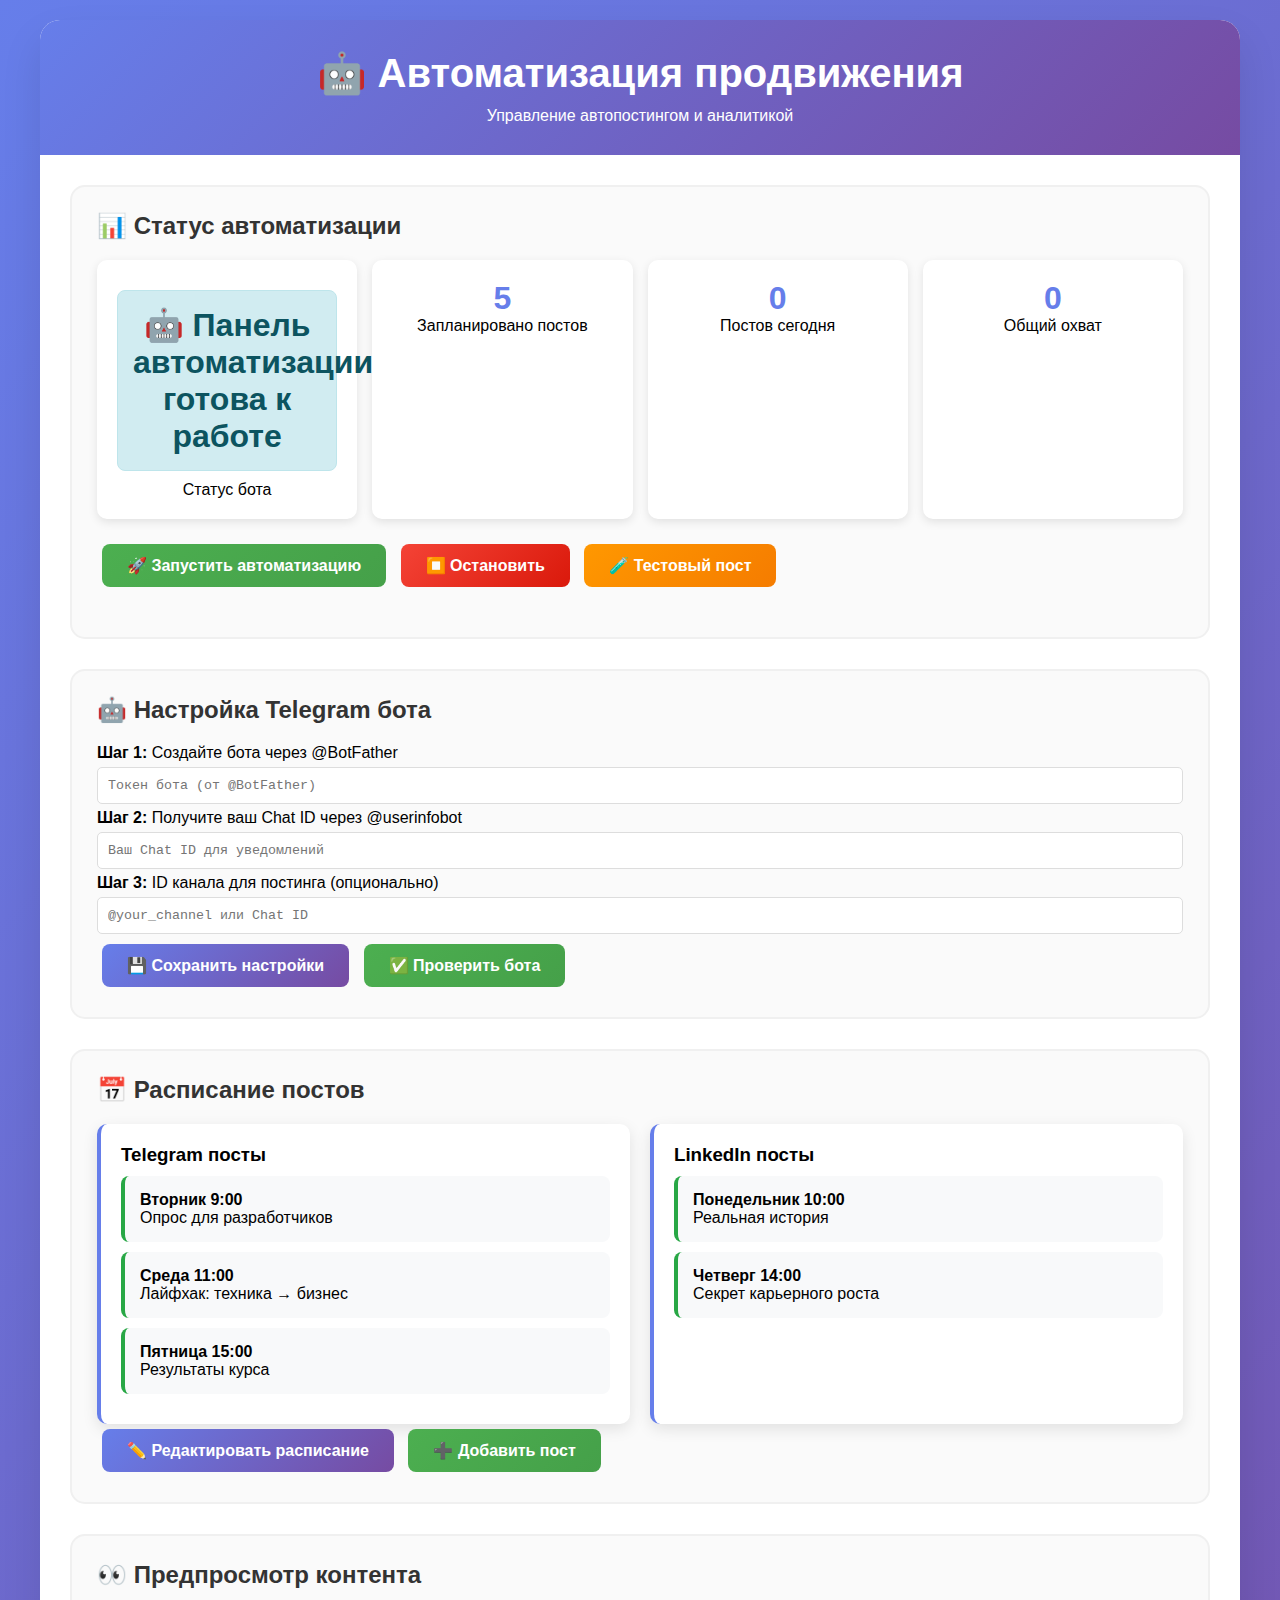
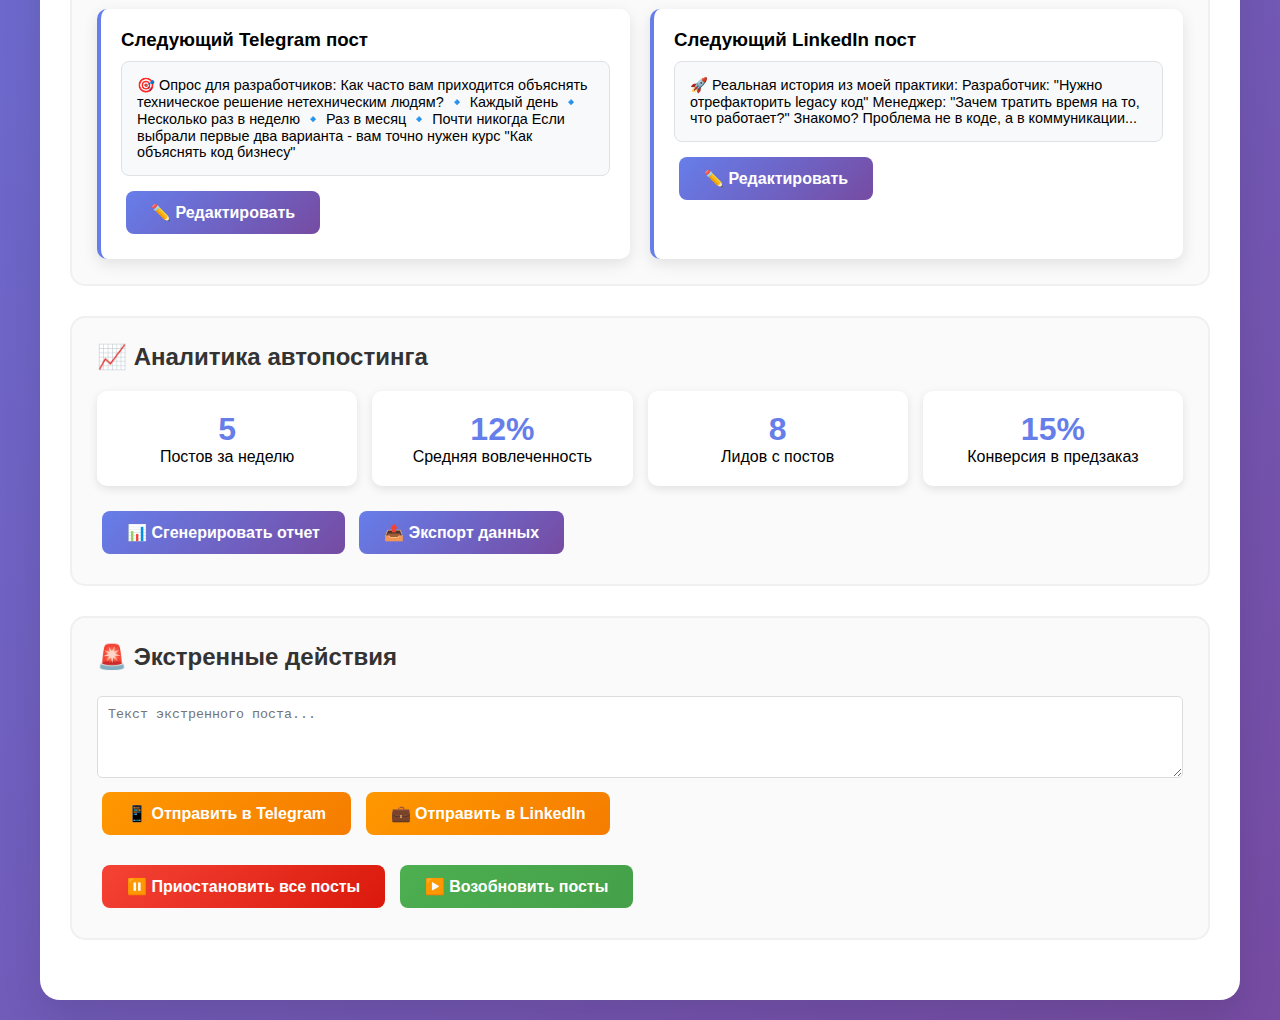
<file: automation-dashboard.html>
<!DOCTYPE html>
<html lang="ru">
<head>
    <meta charset="UTF-8">
    <meta name="viewport" content="width=device-width, initial-scale=1.0">
    <title>🤖 Панель автоматизации продвижения</title>
    
    <style>
        * {
            margin: 0;
            padding: 0;
            box-sizing: border-box;
        }

        body {
            font-family: -apple-system, BlinkMacSystemFont, 'Segoe UI', Roboto, sans-serif;
            background: linear-gradient(135deg, #667eea 0%, #764ba2 100%);
            min-height: 100vh;
            padding: 20px;
        }

        .container {
            max-width: 1200px;
            margin: 0 auto;
            background: white;
            border-radius: 20px;
            box-shadow: 0 20px 40px rgba(0,0,0,0.1);
            overflow: hidden;
        }

        .header {
            background: linear-gradient(135deg, #667eea 0%, #764ba2 100%);
            color: white;
            padding: 30px;
            text-align: center;
        }

        .header h1 {
            font-size: 2.5rem;
            margin-bottom: 10px;
        }

        .main-content {
            padding: 30px;
        }

        .section {
            margin-bottom: 30px;
            padding: 25px;
            border: 2px solid #f0f0f0;
            border-radius: 15px;
            background: #fafafa;
        }

        .section h2 {
            color: #333;
            margin-bottom: 20px;
            font-size: 1.5rem;
        }

        .btn {
            background: linear-gradient(135deg, #667eea 0%, #764ba2 100%);
            color: white;
            border: none;
            padding: 12px 25px;
            border-radius: 8px;
            cursor: pointer;
            font-size: 1rem;
            font-weight: 600;
            transition: all 0.3s ease;
            margin: 5px;
        }

        .btn:hover {
            transform: translateY(-2px);
            box-shadow: 0 5px 15px rgba(102, 126, 234, 0.4);
        }

        .btn-success {
            background: linear-gradient(135deg, #4CAF50 0%, #45a049 100%);
        }

        .btn-danger {
            background: linear-gradient(135deg, #f44336 0%, #da190b 100%);
        }

        .btn-warning {
            background: linear-gradient(135deg, #ff9800 0%, #f57c00 100%);
        }

        .status {
            padding: 15px;
            border-radius: 8px;
            margin: 10px 0;
            font-weight: 600;
        }

        .status.success {
            background: #d4edda;
            color: #155724;
            border: 1px solid #c3e6cb;
        }

        .status.error {
            background: #f8d7da;
            color: #721c24;
            border: 1px solid #f5c6cb;
        }

        .status.info {
            background: #d1ecf1;
            color: #0c5460;
            border: 1px solid #bee5eb;
        }

        .grid {
            display: grid;
            grid-template-columns: repeat(auto-fit, minmax(300px, 1fr));
            gap: 20px;
        }

        .card {
            background: white;
            padding: 20px;
            border-radius: 10px;
            box-shadow: 0 5px 15px rgba(0,0,0,0.1);
            border-left: 4px solid #667eea;
        }

        .schedule-item {
            background: #f8f9fa;
            padding: 15px;
            border-radius: 8px;
            margin: 10px 0;
            border-left: 4px solid #28a745;
        }

        .config-input {
            width: 100%;
            padding: 10px;
            border: 1px solid #ddd;
            border-radius: 5px;
            margin: 5px 0;
            font-family: 'Courier New', monospace;
        }

        .post-preview {
            background: #f8f9fa;
            border: 1px solid #dee2e6;
            border-radius: 8px;
            padding: 15px;
            margin: 10px 0;
            max-height: 200px;
            overflow-y: auto;
            font-size: 0.9rem;
        }

        .stats-grid {
            display: grid;
            grid-template-columns: repeat(auto-fit, minmax(200px, 1fr));
            gap: 15px;
            margin: 20px 0;
        }

        .stat-card {
            background: white;
            padding: 20px;
            border-radius: 10px;
            text-align: center;
            box-shadow: 0 3px 10px rgba(0,0,0,0.1);
        }

        .stat-number {
            font-size: 2rem;
            font-weight: bold;
            color: #667eea;
        }

        .loading {
            display: inline-block;
            width: 20px;
            height: 20px;
            border: 3px solid #f3f3f3;
            border-top: 3px solid #667eea;
            border-radius: 50%;
            animation: spin 1s linear infinite;
        }

        @keyframes spin {
            0% { transform: rotate(0deg); }
            100% { transform: rotate(360deg); }
        }

        .hidden {
            display: none;
        }
    </style>
</head>
<body>
    <div class="container">
        <div class="header">
            <h1>🤖 Автоматизация продвижения</h1>
            <p>Управление автопостингом и аналитикой</p>
        </div>

        <div class="main-content">
            <!-- Статус системы -->
            <div class="section">
                <h2>📊 Статус автоматизации</h2>
                <div class="stats-grid">
                    <div class="stat-card">
                        <div class="stat-number" id="automationStatus">⏹️</div>
                        <div>Статус бота</div>
                    </div>
                    <div class="stat-card">
                        <div class="stat-number" id="scheduledPosts">5</div>
                        <div>Запланировано постов</div>
                    </div>
                    <div class="stat-card">
                        <div class="stat-number" id="postsToday">0</div>
                        <div>Постов сегодня</div>
                    </div>
                    <div class="stat-card">
                        <div class="stat-number" id="totalReach">0</div>
                        <div>Общий охват</div>
                    </div>
                </div>
                
                <div style="margin: 20px 0;">
                    <button class="btn btn-success" onclick="startAutomation()">
                        🚀 Запустить автоматизацию
                    </button>
                    <button class="btn btn-danger" onclick="stopAutomation()">
                        ⏹️ Остановить
                    </button>
                    <button class="btn btn-warning" onclick="testPost()">
                        🧪 Тестовый пост
                    </button>
                </div>
                
                <div id="automationStatus"></div>
            </div>

            <!-- Настройка Telegram бота -->
            <div class="section">
                <h2>🤖 Настройка Telegram бота</h2>
                <p><strong>Шаг 1:</strong> Создайте бота через @BotFather</p>
                <input type="text" id="botToken" class="config-input" placeholder="Токен бота (от @BotFather)">
                
                <p><strong>Шаг 2:</strong> Получите ваш Chat ID через @userinfobot</p>
                <input type="text" id="chatId" class="config-input" placeholder="Ваш Chat ID для уведомлений">
                
                <p><strong>Шаг 3:</strong> ID канала для постинга (опционально)</p>
                <input type="text" id="channelId" class="config-input" placeholder="@your_channel или Chat ID">
                
                <button class="btn" onclick="saveTelegramConfig()">💾 Сохранить настройки</button>
                <button class="btn btn-success" onclick="testTelegramBot()">✅ Проверить бота</button>
            </div>

            <!-- Расписание постов -->
            <div class="section">
                <h2>📅 Расписание постов</h2>
                <div class="grid">
                    <div class="card">
                        <h3>Telegram посты</h3>
                        <div class="schedule-item">
                            <strong>Вторник 9:00</strong><br>
                            Опрос для разработчиков
                        </div>
                        <div class="schedule-item">
                            <strong>Среда 11:00</strong><br>
                            Лайфхак: техника → бизнес
                        </div>
                        <div class="schedule-item">
                            <strong>Пятница 15:00</strong><br>
                            Результаты курса
                        </div>
                    </div>
                    
                    <div class="card">
                        <h3>LinkedIn посты</h3>
                        <div class="schedule-item">
                            <strong>Понедельник 10:00</strong><br>
                            Реальная история
                        </div>
                        <div class="schedule-item">
                            <strong>Четверг 14:00</strong><br>
                            Секрет карьерного роста
                        </div>
                    </div>
                </div>
                
                <button class="btn" onclick="editSchedule()">✏️ Редактировать расписание</button>
                <button class="btn btn-success" onclick="addNewPost()">➕ Добавить пост</button>
            </div>

            <!-- Предпросмотр постов -->
            <div class="section">
                <h2>👀 Предпросмотр контента</h2>
                <div class="grid">
                    <div class="card">
                        <h3>Следующий Telegram пост</h3>
                        <div class="post-preview" id="nextTelegramPost">
                            🎯 Опрос для разработчиков:

                            Как часто вам приходится объяснять техническое решение нетехническим людям?

                            🔹 Каждый день
                            🔹 Несколько раз в неделю  
                            🔹 Раз в месяц
                            🔹 Почти никогда

                            Если выбрали первые два варианта - вам точно нужен курс "Как объяснять код бизнесу"
                        </div>
                        <button class="btn" onclick="editPost('telegram')">✏️ Редактировать</button>
                    </div>
                    
                    <div class="card">
                        <h3>Следующий LinkedIn пост</h3>
                        <div class="post-preview" id="nextLinkedInPost">
                            🚀 Реальная история из моей практики:

                            Разработчик: "Нужно отрефакторить legacy код"
                            Менеджер: "Зачем тратить время на то, что работает?"

                            Знакомо? 

                            Проблема не в коде, а в коммуникации...
                        </div>
                        <button class="btn" onclick="editPost('linkedin')">✏️ Редактировать</button>
                    </div>
                </div>
            </div>

            <!-- Аналитика -->
            <div class="section">
                <h2>📈 Аналитика автопостинга</h2>
                <div class="stats-grid">
                    <div class="stat-card">
                        <div class="stat-number" id="weeklyPosts">5</div>
                        <div>Постов за неделю</div>
                    </div>
                    <div class="stat-card">
                        <div class="stat-number" id="avgEngagement">12%</div>
                        <div>Средняя вовлеченность</div>
                    </div>
                    <div class="stat-card">
                        <div class="stat-number" id="leadsFromPosts">8</div>
                        <div>Лидов с постов</div>
                    </div>
                    <div class="stat-card">
                        <div class="stat-number" id="conversionRate">15%</div>
                        <div>Конверсия в предзаказ</div>
                    </div>
                </div>
                
                <button class="btn" onclick="generateReport()">📊 Сгенерировать отчет</button>
                <button class="btn" onclick="exportData()">📤 Экспорт данных</button>
            </div>

            <!-- Экстренные действия -->
            <div class="section">
                <h2>🚨 Экстренные действия</h2>
                <div style="margin: 20px 0;">
                    <textarea id="emergencyPostText" class="config-input" rows="4" 
                              placeholder="Текст экстренного поста..."></textarea>
                    <br>
                    <button class="btn btn-warning" onclick="sendEmergencyPost('telegram')">
                        📱 Отправить в Telegram
                    </button>
                    <button class="btn btn-warning" onclick="sendEmergencyPost('linkedin')">
                        💼 Отправить в LinkedIn
                    </button>
                </div>
                
                <div>
                    <button class="btn btn-danger" onclick="pauseAllPosts()">
                        ⏸️ Приостановить все посты
                    </button>
                    <button class="btn btn-success" onclick="resumeAllPosts()">
                        ▶️ Возобновить посты
                    </button>
                </div>
            </div>
        </div>
    </div>

    <script>
        // 🤖 УПРАВЛЕНИЕ АВТОМАТИЗАЦИЕЙ
        
        let automationRunning = false;
        let botConfig = {
            token: '',
            chatId: '',
            channelId: ''
        };

        // Запуск автоматизации
        function startAutomation() {
            if (!botConfig.token || !botConfig.chatId) {
                showStatus('❌ Сначала настройте Telegram бота', 'error');
                return;
            }
            
            automationRunning = true;
            document.getElementById('automationStatus').textContent = '🟢';
            showStatus('✅ Автоматизация запущена! Посты будут публиковаться по расписанию.', 'success');
            
            // Здесь будет вызов API для запуска бота
            console.log('🚀 Автоматизация запущена');
        }

        // Остановка автоматизации
        function stopAutomation() {
            automationRunning = false;
            document.getElementById('automationStatus').textContent = '⏹️';
            showStatus('⏹️ Автоматизация остановлена', 'info');
            
            console.log('⏹️ Автоматизация остановлена');
        }

        // Тестовый пост
        function testPost() {
            if (!botConfig.token) {
                showStatus('❌ Сначала настройте Telegram бота', 'error');
                return;
            }
            
            const testMessage = `🧪 Тестовое сообщение от автопостинг бота
            
Время: ${new Date().toLocaleString()}
Статус: Система работает корректно ✅

Это тестовое сообщение для проверки работы автоматизации.`;

            // Здесь будет отправка тестового сообщения
            showStatus('📤 Тестовое сообщение отправлено', 'success');
            console.log('🧪 Тестовый пост отправлен');
        }

        // Сохранение настроек Telegram
        function saveTelegramConfig() {
            botConfig.token = document.getElementById('botToken').value;
            botConfig.chatId = document.getElementById('chatId').value;
            botConfig.channelId = document.getElementById('channelId').value;
            
            if (botConfig.token && botConfig.chatId) {
                localStorage.setItem('telegramBotConfig', JSON.stringify(botConfig));
                showStatus('✅ Настройки Telegram бота сохранены', 'success');
            } else {
                showStatus('❌ Заполните обязательные поля', 'error');
            }
        }

        // Проверка Telegram бота
        function testTelegramBot() {
            if (!botConfig.token || !botConfig.chatId) {
                showStatus('❌ Сначала сохраните настройки', 'error');
                return;
            }
            
            // Здесь будет проверка бота через API
            showStatus('🔄 Проверка бота...', 'info');
            
            setTimeout(() => {
                showStatus('✅ Telegram бот работает корректно!', 'success');
            }, 2000);
        }

        // Экстренный пост
        function sendEmergencyPost(platform) {
            const text = document.getElementById('emergencyPostText').value;
            if (!text.trim()) {
                showStatus('❌ Введите текст поста', 'error');
                return;
            }
            
            showStatus(`📤 Экстренный пост отправлен в ${platform}`, 'success');
            document.getElementById('emergencyPostText').value = '';
            
            console.log(`🚨 Экстренный пост в ${platform}:`, text);
        }

        // Показ статуса
        function showStatus(message, type) {
            const statusDiv = document.getElementById('automationStatus');
            statusDiv.innerHTML = `<div class="status ${type}">${message}</div>`;
        }

        // Загрузка сохраненных настроек
        function loadSavedConfig() {
            const saved = localStorage.getItem('telegramBotConfig');
            if (saved) {
                botConfig = JSON.parse(saved);
                document.getElementById('botToken').value = botConfig.token || '';
                document.getElementById('chatId').value = botConfig.chatId || '';
                document.getElementById('channelId').value = botConfig.channelId || '';
            }
        }

        // Заглушки для других функций
        function editSchedule() {
            showStatus('📅 Редактор расписания в разработке', 'info');
        }

        function addNewPost() {
            showStatus('➕ Добавление постов в разработке', 'info');
        }

        function editPost(platform) {
            showStatus(`✏️ Редактор ${platform} постов в разработке`, 'info');
        }

        function generateReport() {
            showStatus('📊 Генерация отчета...', 'info');
            setTimeout(() => {
                showStatus('✅ Отчет готов! (функция в разработке)', 'success');
            }, 2000);
        }

        function exportData() {
            showStatus('📤 Экспорт данных в разработке', 'info');
        }

        function pauseAllPosts() {
            showStatus('⏸️ Все посты приостановлены', 'info');
        }

        function resumeAllPosts() {
            showStatus('▶️ Посты возобновлены', 'success');
        }

        // Инициализация при загрузке
        document.addEventListener('DOMContentLoaded', function() {
            loadSavedConfig();
            showStatus('🤖 Панель автоматизации готова к работе', 'info');
        });

        // Обновление статистики каждые 30 секунд
        setInterval(() => {
            if (automationRunning) {
                // Здесь будет обновление реальной статистики
                console.log('📊 Обновление статистики...');
            }
        }, 30000);
    </script>
</body>
</html>
</file>
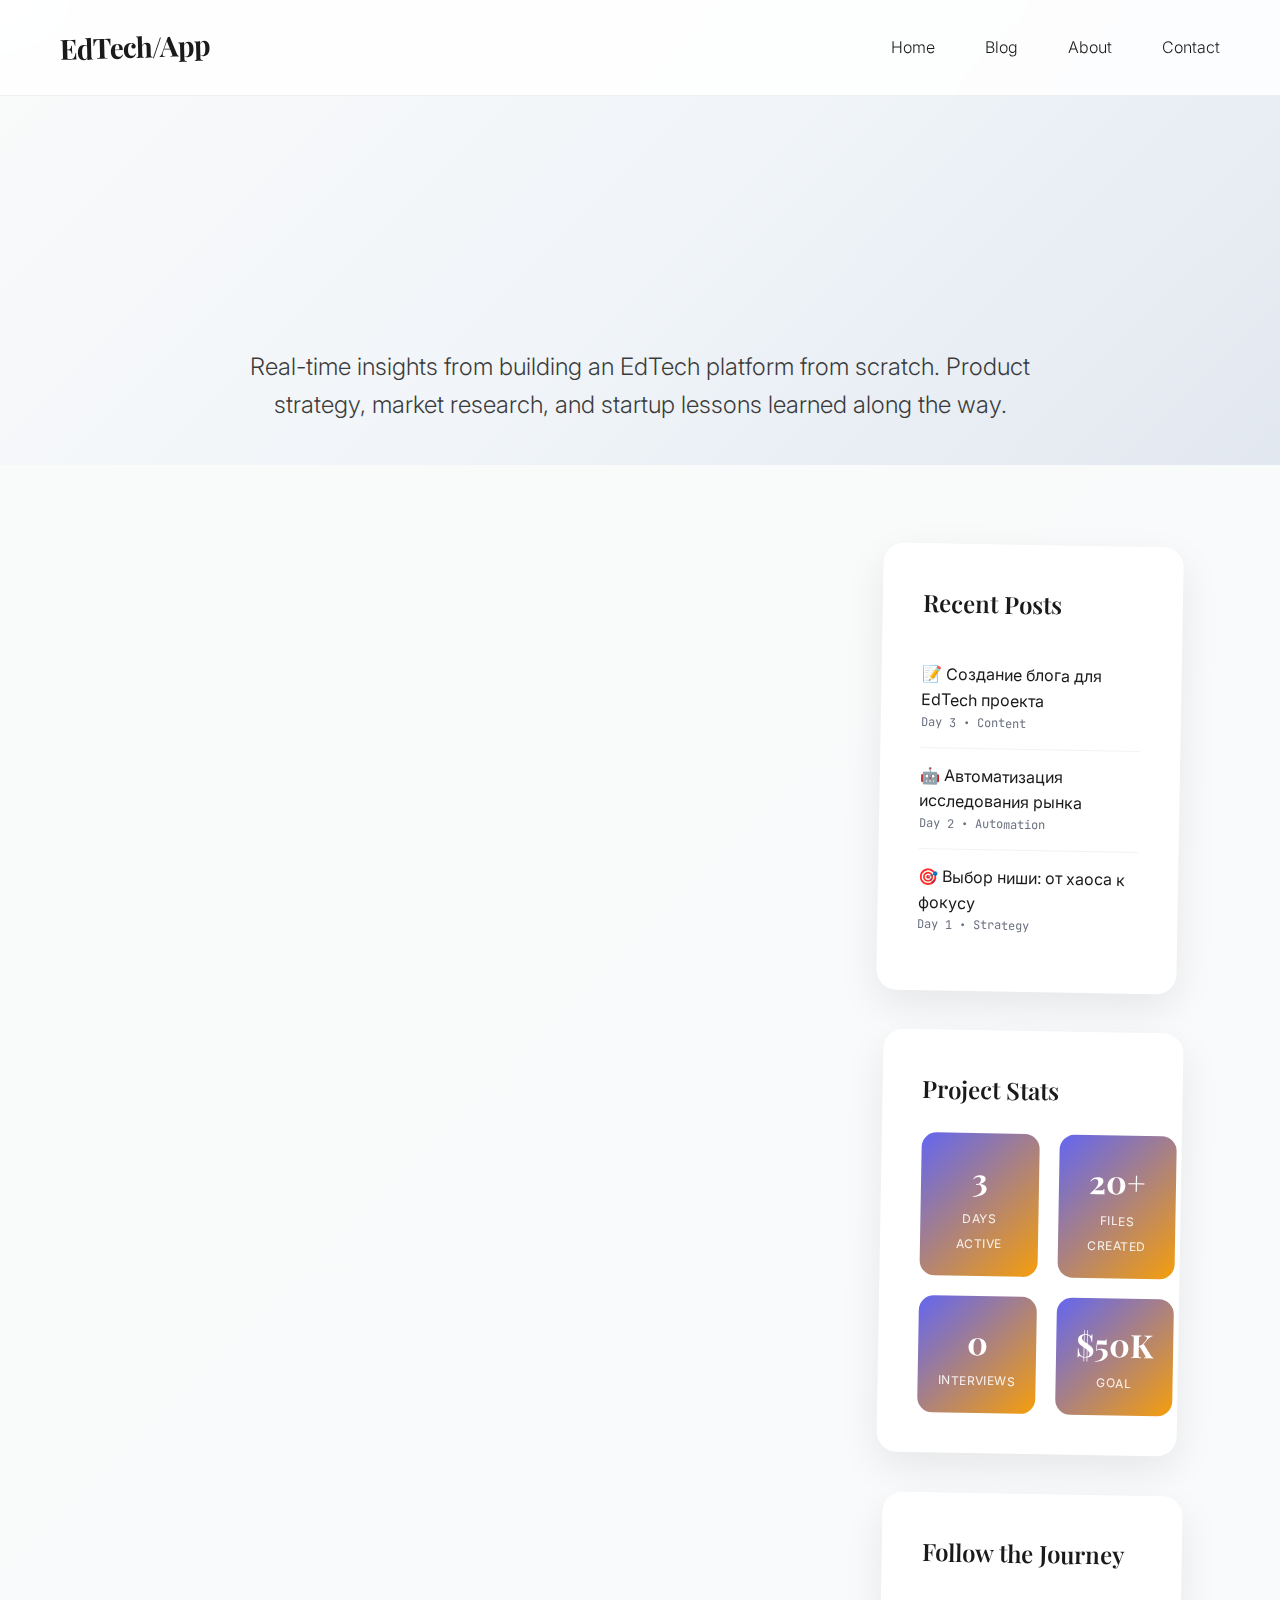
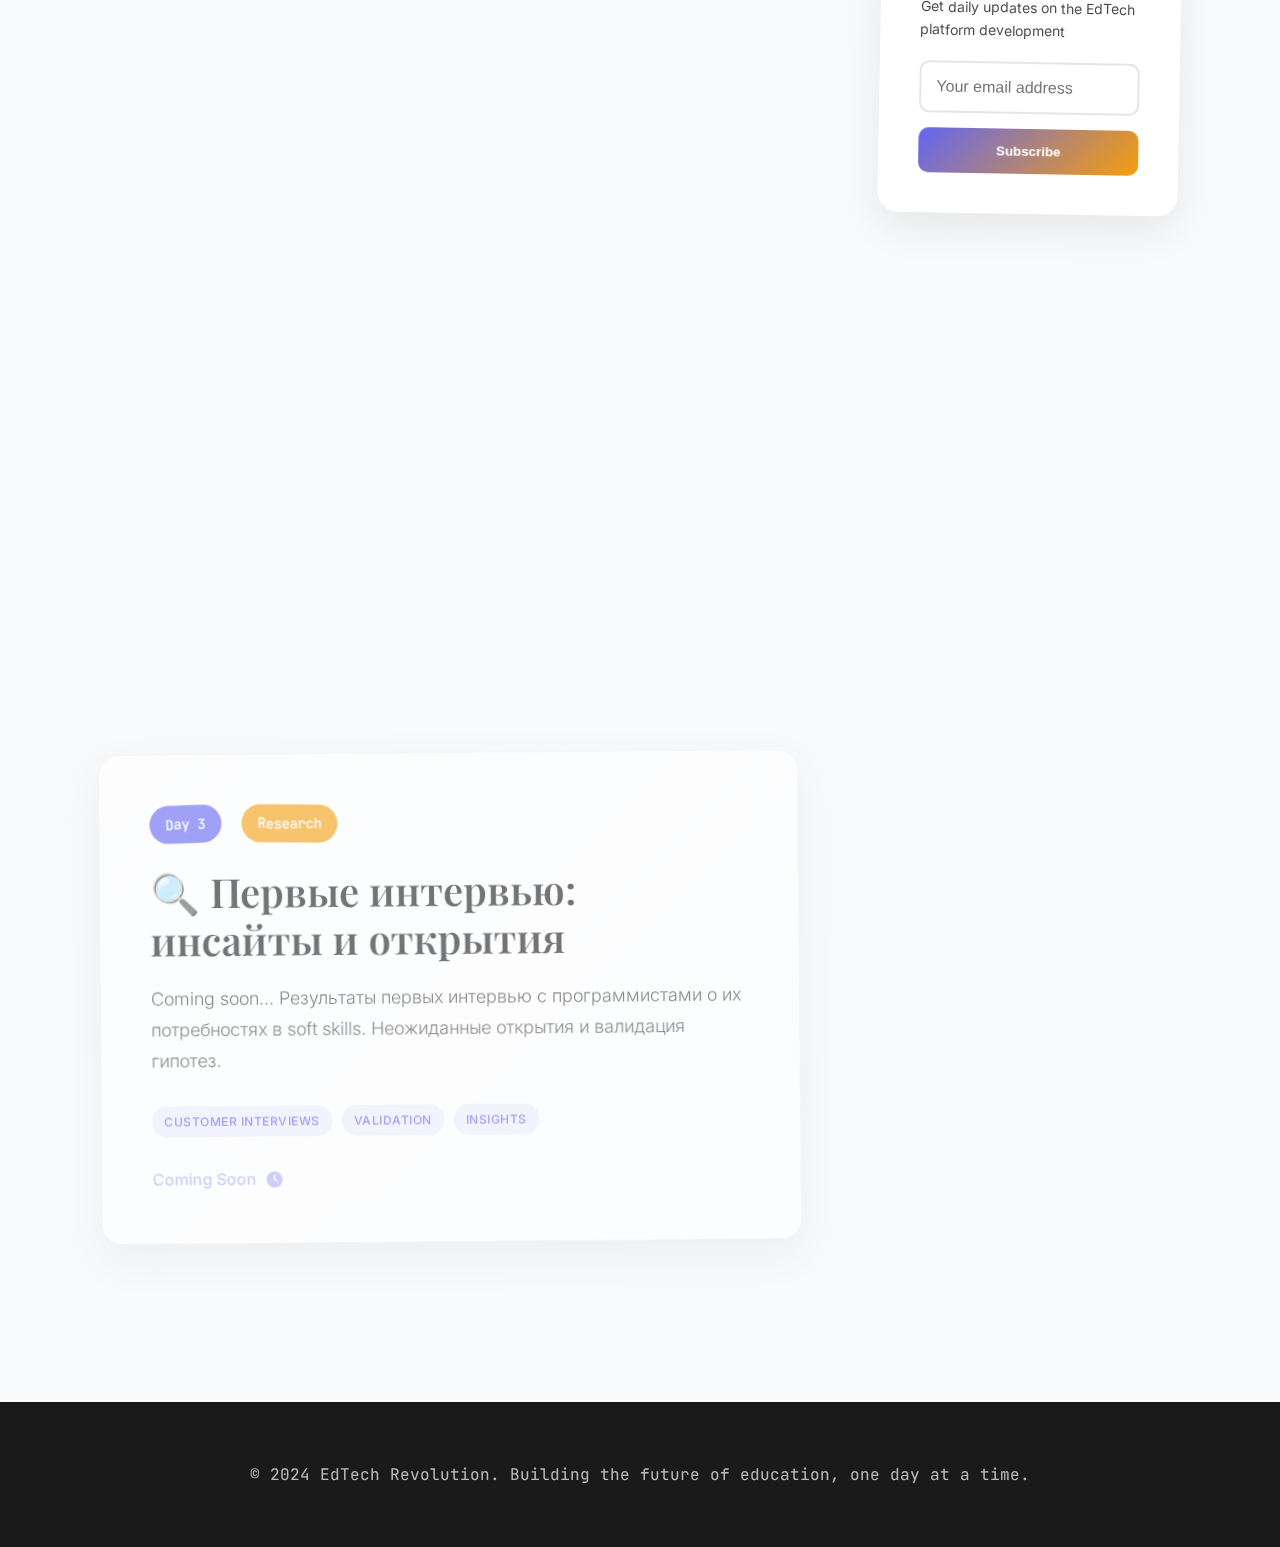
<file: blog.html>
<!DOCTYPE html>
<html lang="en">
<head>
    <meta charset="UTF-8">
    <meta name="viewport" content="width=device-width, initial-scale=1.0">
    <title>Development Blog | EdTech Revolution Journey</title>
    <meta name="description" content="Follow the real-time development journey of an EdTech platform from market research to MVP. Product Owner insights, automation stories, and startup lessons.">
    <meta name="keywords" content="EdTech Blog, Product Development, Startup Journey, MVP Development, Market Research, Product Owner Blog">
    <meta name="author" content="EdTech Revolution">
    
    <!-- Open Graph / Facebook -->
    <meta property="og:type" content="website">
    <meta property="og:url" content="">
    <meta property="og:title" content="Development Blog | EdTech Revolution Journey">
    <meta property="og:description" content="Follow the real-time development journey of an EdTech platform from market research to MVP">
    <meta property="og:image" content="">

    <!-- Twitter -->
    <meta property="twitter:card" content="summary_large_image">
    <meta property="twitter:url" content="">
    <meta property="twitter:title" content="Development Blog | EdTech Revolution Journey">
    <meta property="twitter:description" content="Follow the real-time development journey of an EdTech platform from market research to MVP">
    <meta property="twitter:image" content="">
    
    <link href="https://cdnjs.cloudflare.com/ajax/libs/font-awesome/6.0.0/css/all.min.css" rel="stylesheet">
    <link rel="stylesheet" href="assets/css/style.css">
    <style>
        @import url('https://fonts.googleapis.com/css2?family=Playfair+Display:ital,wght@0,400;0,700;1,400&family=Inter:wght@200;300;400;500;600&family=JetBrains+Mono:ital,wght@0,300;0,400;1,300&display=swap');
        
        :root {
            --primary: #1a1a1a;
            --accent: #6366f1;
            --secondary: #f59e0b;
            --subtle: #fafafa;
            --chaos: #10b981;
            --elegant-gray: #6b7280;
            --soft-white: #ffffff;
        }

        * {
            margin: 0;
            padding: 0;
            box-sizing: border-box;
        }

        body {
            font-family: 'Inter', sans-serif;
            line-height: 1.6;
            color: var(--primary);
            overflow-x: hidden;
            background: linear-gradient(135deg, #fafafa 0%, #f8fafc 100%);
        }

        /* Navigation */
        nav {
            position: fixed;
            top: 0;
            width: 100%;
            z-index: 1000;
            backdrop-filter: blur(20px);
            background: rgba(255, 255, 255, 0.85);
            padding: 25px 60px;
            display: flex;
            justify-content: space-between;
            align-items: center;
            border-bottom: 1px solid rgba(0, 0, 0, 0.05);
        }

        .logo {
            font-family: 'Playfair Display', serif;
            font-size: 28px;
            font-weight: 700;
            letter-spacing: -1px;
            transform: rotate(-1.5deg);
            transition: all 0.4s ease;
            color: var(--primary);
            text-decoration: none;
        }

        .logo:hover {
            transform: rotate(1.5deg) scale(1.05);
            color: var(--accent);
        }

        .nav-links {
            display: flex;
            list-style: none;
            gap: 50px;
        }

        .nav-links a {
            text-decoration: none;
            color: inherit;
            font-weight: 300;
            font-size: 16px;
            transition: all 0.3s ease;
            padding: 12px 0;
            position: relative;
        }

        .nav-links a::after {
            content: '';
            position: absolute;
            bottom: 0;
            left: 0;
            width: 0;
            height: 2px;
            background: var(--accent);
            transition: width 0.3s ease;
            transform: rotate(-1deg);
        }

        .nav-links a:hover {
            transform: translateY(-3px);
            color: var(--accent);
        }

        .nav-links a:hover::after {
            width: 100%;
        }

        /* Blog Header */
        .blog-header {
            padding: 150px 60px 80px;
            text-align: center;
            background: linear-gradient(135deg, #fafafa 0%, #f1f5f9 50%, #e2e8f0 100%);
            position: relative;
            overflow: hidden;
        }

        .blog-header h1 {
            font-family: 'Playfair Display', serif;
            font-size: clamp(3rem, 8vw, 5rem);
            font-weight: 400;
            margin-bottom: 30px;
            transform: rotate(-1deg);
            color: var(--primary);
        }

        .blog-header p {
            font-size: clamp(18px, 3vw, 24px);
            font-weight: 300;
            opacity: 0.85;
            max-width: 800px;
            margin: 0 auto;
        }

        /* Blog Content */
        .blog-content {
            max-width: 1200px;
            margin: 0 auto;
            padding: 80px 60px;
            display: grid;
            grid-template-columns: 1fr 300px;
            gap: 80px;
        }

        .posts-container {
            display: flex;
            flex-direction: column;
            gap: 60px;
        }

        /* Blog Post Card */
        .blog-post {
            background: var(--soft-white);
            border-radius: 20px;
            padding: 50px;
            box-shadow: 0 15px 40px rgba(0, 0, 0, 0.08);
            transition: all 0.4s ease;
            position: relative;
            border: 1px solid rgba(0, 0, 0, 0.05);
        }

        .blog-post:nth-child(odd) {
            transform: rotate(0.5deg);
        }

        .blog-post:nth-child(even) {
            transform: rotate(-0.5deg);
        }

        .blog-post:hover {
            transform: rotate(0deg) translateY(-10px);
            box-shadow: 0 25px 60px rgba(0, 0, 0, 0.12);
        }

        .post-meta {
            display: flex;
            align-items: center;
            gap: 20px;
            margin-bottom: 25px;
            font-family: 'JetBrains Mono', monospace;
            font-size: 14px;
            color: var(--elegant-gray);
        }

        .post-date {
            background: var(--accent);
            color: white;
            padding: 8px 16px;
            border-radius: 20px;
            font-weight: 500;
            transform: rotate(-2deg);
        }

        .post-category {
            background: var(--secondary);
            color: white;
            padding: 8px 16px;
            border-radius: 20px;
            font-weight: 500;
            transform: rotate(1deg);
        }

        .post-title {
            font-family: 'Playfair Display', serif;
            font-size: clamp(1.8rem, 4vw, 2.5rem);
            font-weight: 600;
            margin-bottom: 20px;
            color: var(--primary);
            line-height: 1.2;
        }

        .post-excerpt {
            font-size: 18px;
            font-weight: 300;
            line-height: 1.7;
            opacity: 0.85;
            margin-bottom: 30px;
        }

        .post-tags {
            display: flex;
            flex-wrap: wrap;
            gap: 10px;
            margin-bottom: 30px;
        }

        .tag {
            background: rgba(99, 102, 241, 0.1);
            color: var(--accent);
            padding: 6px 12px;
            border-radius: 15px;
            font-size: 12px;
            font-weight: 500;
            text-transform: uppercase;
            letter-spacing: 0.5px;
        }

        .read-more {
            display: inline-flex;
            align-items: center;
            gap: 10px;
            color: var(--accent);
            text-decoration: none;
            font-weight: 500;
            transition: all 0.3s ease;
        }

        .read-more:hover {
            transform: translateX(5px);
        }

        .read-more i {
            transition: transform 0.3s ease;
        }

        .read-more:hover i {
            transform: translateX(5px);
        }

        /* Sidebar */
        .sidebar {
            position: sticky;
            top: 120px;
            height: fit-content;
        }

        .sidebar-widget {
            background: var(--soft-white);
            border-radius: 20px;
            padding: 40px;
            margin-bottom: 40px;
            box-shadow: 0 15px 40px rgba(0, 0, 0, 0.08);
            transform: rotate(1deg);
            transition: all 0.3s ease;
        }

        .sidebar-widget:hover {
            transform: rotate(0deg);
        }

        .widget-title {
            font-family: 'Playfair Display', serif;
            font-size: 24px;
            font-weight: 600;
            margin-bottom: 25px;
            color: var(--primary);
        }

        .recent-posts {
            list-style: none;
        }

        .recent-posts li {
            padding: 15px 0;
            border-bottom: 1px solid rgba(0, 0, 0, 0.05);
        }

        .recent-posts li:last-child {
            border-bottom: none;
        }

        .recent-posts a {
            text-decoration: none;
            color: var(--primary);
            font-weight: 400;
            transition: color 0.3s ease;
        }

        .recent-posts a:hover {
            color: var(--accent);
        }

        .recent-date {
            font-size: 12px;
            color: var(--elegant-gray);
            font-family: 'JetBrains Mono', monospace;
        }

        /* Stats Widget */
        .stats-grid {
            display: grid;
            grid-template-columns: 1fr 1fr;
            gap: 20px;
        }

        .stat-item {
            text-align: center;
            padding: 20px;
            background: linear-gradient(135deg, var(--accent), var(--secondary));
            border-radius: 15px;
            color: white;
        }

        .stat-number {
            font-family: 'Playfair Display', serif;
            font-size: 2rem;
            font-weight: 700;
            display: block;
        }

        .stat-label {
            font-size: 12px;
            opacity: 0.9;
            text-transform: uppercase;
            letter-spacing: 0.5px;
        }

        /* Newsletter */
        .newsletter-form {
            display: flex;
            flex-direction: column;
            gap: 15px;
        }

        .newsletter-input {
            padding: 15px;
            border: 2px solid rgba(0, 0, 0, 0.1);
            border-radius: 10px;
            font-size: 16px;
            transition: border-color 0.3s ease;
        }

        .newsletter-input:focus {
            outline: none;
            border-color: var(--accent);
        }

        .newsletter-btn {
            background: linear-gradient(135deg, var(--accent), var(--secondary));
            color: white;
            border: none;
            padding: 15px;
            border-radius: 10px;
            font-weight: 600;
            cursor: pointer;
            transition: transform 0.2s ease;
        }

        .newsletter-btn:hover {
            transform: translateY(-2px);
        }

        /* Footer */
        footer {
            background: var(--primary);
            color: white;
            padding: 60px;
            text-align: center;
            margin-top: 80px;
        }

        /* Responsive */
        @media (max-width: 768px) {
            nav {
                padding: 20px 30px;
            }
            
            .nav-links {
                gap: 30px;
            }
            
            .blog-header {
                padding: 120px 30px 60px;
            }
            
            .blog-content {
                grid-template-columns: 1fr;
                gap: 40px;
                padding: 60px 30px;
            }
            
            .blog-post {
                padding: 30px;
            }
            
            .sidebar {
                position: static;
            }
        }

        /* Loading Animation */
        .fade-in {
            opacity: 0;
            transform: translateY(40px);
            animation: fadeIn 1s ease forwards;
        }

        @keyframes fadeIn {
            to {
                opacity: 1;
                transform: translateY(0);
            }
        }
    </style>
</head>
<body>
    <!-- Navigation -->
    <nav>
        <a href="index.html" class="logo">EdTech/App</a>
        <ul class="nav-links">
            <li><a href="index.html">Home</a></li>
            <li><a href="blog.html">Blog</a></li>
            <li><a href="#about">About</a></li>
            <li><a href="#contact">Contact</a></li>
        </ul>
    </nav>

    <!-- Blog Header -->
    <section class="blog-header">
        <h1 class="fade-in">Development Journey</h1>
        <p class="fade-in">Real-time insights from building an EdTech platform from scratch. Product strategy, market research, and startup lessons learned along the way.</p>
    </section>

    <!-- Blog Content -->
    <main class="blog-content">
        <div class="posts-container">
            <!-- Blog Post 1 -->
            <article class="blog-post fade-in">
                <div class="post-meta">
                    <span class="post-date">Day 3</span>
                    <span class="post-category">Content</span>
                </div>
                <h2 class="post-title">📝 Создание блога для EdTech проекта - документируем путь к успеху</h2>
                <p class="post-excerpt">
                    После двух дней активной работы создал полноценный блог для документирования процесса разработки EdTech платформы. Элегантный дизайн, модальные окна, виджеты статистики и SEO-оптимизация - все для профессиональной презентации проекта.
                </p>
                <div class="post-tags">
                    <span class="tag">Blog</span>
                    <span class="tag">Content Marketing</span>
                    <span class="tag">Web Development</span>
                    <span class="tag">Documentation</span>
                </div>
                <a href="#" class="read-more" onclick="showPost('day3')">
                    Read Full Story <i class="fas fa-arrow-right"></i>
                </a>
            </article>

            <!-- Blog Post 2 -->
            <article class="blog-post fade-in">
                <div class="post-meta">
                    <span class="post-date">Day 2</span>
                    <span class="post-category">Automation</span>
                </div>
                <h2 class="post-title">🤖 Автоматизация исследования рынка - от хаоса к системе</h2>
                <p class="post-excerpt">
                    Вчера выбрал нишу "Soft Skills for Tech Professionals", сегодня создал полную систему автоматизации для отслеживания интервью. Вместо ручного учета в блокноте получил профессиональную систему с Firebase и автоматической аналитикой.
                </p>
                <div class="post-tags">
                    <span class="tag">Firebase</span>
                    <span class="tag">Automation</span>
                    <span class="tag">Customer Development</span>
                    <span class="tag">MVP</span>
                </div>
                <a href="#" class="read-more" onclick="showPost('day2')">
                    Read Full Story <i class="fas fa-arrow-right"></i>
                </a>
            </article>

            <!-- Blog Post 2 -->
            <article class="blog-post fade-in">
                <div class="post-meta">
                    <span class="post-date">Day 1</span>
                    <span class="post-category">Strategy</span>
                </div>
                <h2 class="post-title">🎯 Выбор ниши: от хаоса к фокусу</h2>
                <p class="post-excerpt">
                    Первый день проекта. Анализ 15+ ниш, создание системы быстрого выбора и финальное решение - "Soft Skills for Tech Professionals". Почему именно эта ниша и как я пришел к этому выбору.
                </p>
                <div class="post-tags">
                    <span class="tag">Market Research</span>
                    <span class="tag">Niche Selection</span>
                    <span class="tag">Strategy</span>
                    <span class="tag">EdTech</span>
                </div>
                <a href="#" class="read-more" onclick="showPost('day1')">
                    Read Full Story <i class="fas fa-arrow-right"></i>
                </a>
            </article>

            <!-- Placeholder for future posts -->
            <article class="blog-post fade-in" style="opacity: 0.6;">
                <div class="post-meta">
                    <span class="post-date">Day 3</span>
                    <span class="post-category">Research</span>
                </div>
                <h2 class="post-title">🔍 Первые интервью: инсайты и открытия</h2>
                <p class="post-excerpt">
                    Coming soon... Результаты первых интервью с программистами о их потребностях в soft skills. Неожиданные открытия и валидация гипотез.
                </p>
                <div class="post-tags">
                    <span class="tag">Customer Interviews</span>
                    <span class="tag">Validation</span>
                    <span class="tag">Insights</span>
                </div>
                <a href="#" class="read-more" style="opacity: 0.5;">
                    Coming Soon <i class="fas fa-clock"></i>
                </a>
            </article>
        </div>

        <!-- Sidebar -->
        <aside class="sidebar">
            <!-- Recent Posts Widget -->
            <div class="sidebar-widget">
                <h3 class="widget-title">Recent Posts</h3>
                <ul class="recent-posts">
                    <li>
                        <a href="#" onclick="showPost('day3')">📝 Создание блога для EdTech проекта</a>
                        <div class="recent-date">Day 3 • Content</div>
                    </li>
                    <li>
                        <a href="#" onclick="showPost('day2')">🤖 Автоматизация исследования рынка</a>
                        <div class="recent-date">Day 2 • Automation</div>
                    </li>
                    <li>
                        <a href="#" onclick="showPost('day1')">🎯 Выбор ниши: от хаоса к фокусу</a>
                        <div class="recent-date">Day 1 • Strategy</div>
                    </li>
                </ul>
            </div>

            <!-- Project Stats Widget -->
            <div class="sidebar-widget">
                <h3 class="widget-title">Project Stats</h3>
                <div class="stats-grid">
                    <div class="stat-item">
                        <span class="stat-number">3</span>
                        <span class="stat-label">Days Active</span>
                    </div>
                    <div class="stat-item">
                        <span class="stat-number">20+</span>
                        <span class="stat-label">Files Created</span>
                    </div>
                    <div class="stat-item">
                        <span class="stat-number">0</span>
                        <span class="stat-label">Interviews</span>
                    </div>
                    <div class="stat-item">
                        <span class="stat-number">$50K</span>
                        <span class="stat-label">Goal</span>
                    </div>
                </div>
            </div>

            <!-- Newsletter Widget -->
            <div class="sidebar-widget">
                <h3 class="widget-title">Follow the Journey</h3>
                <p style="margin-bottom: 20px; font-size: 14px; opacity: 0.8;">Get daily updates on the EdTech platform development</p>
                <form class="newsletter-form">
                    <input type="email" class="newsletter-input" placeholder="Your email address" required>
                    <button type="submit" class="newsletter-btn">Subscribe</button>
                </form>
            </div>
        </aside>
    </main>

    <!-- Footer -->
    <footer>
        <p style="font-family: 'JetBrains Mono', monospace; opacity: 0.7;">
            © 2024 EdTech Revolution. Building the future of education, one day at a time.
        </p>
    </footer>

    <!-- Post Modal (for full post view) -->
    <div id="postModal" style="display: none; position: fixed; top: 0; left: 0; width: 100%; height: 100%; background: rgba(0,0,0,0.8); z-index: 10000; padding: 40px; overflow-y: auto;">
        <div style="max-width: 800px; margin: 0 auto; background: white; border-radius: 20px; padding: 60px; position: relative;">
            <button onclick="closePost()" style="position: absolute; top: 20px; right: 20px; background: none; border: none; font-size: 24px; cursor: pointer;">×</button>
            <div id="postContent"></div>
        </div>
    </div>

    <script>
        // Animation on scroll
        const observerOptions = {
            threshold: 0.1,
            rootMargin: '0px 0px -50px 0px'
        };

        const observer = new IntersectionObserver((entries) => {
            entries.forEach((entry, index) => {
                if (entry.isIntersecting) {
                    setTimeout(() => {
                        entry.target.style.animationDelay = '0s';
                        entry.target.classList.add('fade-in');
                    }, index * 100);
                }
            });
        }, observerOptions);

        document.querySelectorAll('.fade-in').forEach(el => {
            observer.observe(el);
        });

        // Post content
        const posts = {
            day3: `
                <h1>📝 День 3: Создание блога для EdTech проекта - документируем путь к успеху</h1>
                <div style="margin: 20px 0; color: #6b7280; font-family: 'JetBrains Mono', monospace;">Day 3 • Content • 5 min read</div>
                
                <h2>🎯 Что было сделано сегодня</h2>
                <p>После двух дней активной работы над выбором ниши и автоматизацией исследования рынка, решил создать блог для документирования всего процесса разработки EdTech платформы.</p>
                
                <h2>🔥 Главное достижение дня</h2>
                <p>Создал <strong>полноценный блог</strong> для EdTech проекта с современным дизайном и функциональностью:</p>
                
                <h3>✨ Ключевые особенности блога:</h3>
                <ul>
                    <li><strong>Элегантный дизайн</strong> в стиле основной страницы</li>
                    <li><strong>Адаптивная верстка</strong> для всех устройств</li>
                    <li><strong>Модальные окна</strong> для чтения полных постов</li>
                    <li><strong>Боковая панель</strong> с виджетами и статистикой</li>
                    <li><strong>Анимации</strong> и интерактивные элементы</li>
                    <li><strong>SEO-оптимизация</strong> с мета-тегами</li>
                </ul>
                
                <h2>📊 Структура блога</h2>
                <p>Создал полноценную систему с навигацией, карточками постов, боковой панелью с виджетами Recent Posts, Project Stats и Newsletter Subscription.</p>
                
                <h2>🎯 Практическая ценность</h2>
                <p>Блог служит не только для документирования процесса, но и как инструмент для:</p>
                <ul>
                    <li><strong>Привлечения аудитории</strong> заинтересованной в EdTech</li>
                    <li><strong>Демонстрации экспертизы</strong> в Product Management</li>
                    <li><strong>SEO-продвижения</strong> основного проекта</li>
                    <li><strong>Создания портфолио</strong> живого кейса разработки</li>
                </ul>
                
                <h2>💡 Главный инсайт дня</h2>
                <p><strong>Документирование процесса в реальном времени</strong> не только помогает структурировать мысли, но и создает ценный контент для привлечения аудитории. Блог становится не просто дневником, а инструментом маркетинга и демонстрации экспертизы.</p>
                
                <p><em>P.S. Блог готов! Теперь каждый день буду документировать прогресс в создании EdTech платформы. Следите за обновлениями!</em></p>
            `,
            day2: `
                <h1>🤖 День 2: Автоматизация исследования рынка - от хаоса к системе</h1>
                <div style="margin: 20px 0; color: #6b7280; font-family: 'JetBrains Mono', monospace;">Day 2 • Automation • 4 min read</div>
                
                <h2>🎯 Что было сделано сегодня</h2>
                <p>Вчера я выбрал нишу <strong>"Soft Skills for Tech Professionals"</strong> и создал план исследования. Сегодня решил не тратить время на ручной учет и сразу автоматизировать весь процесс отслеживания интервью.</p>
                
                <h2>🔥 Главное достижение дня</h2>
                <p>Создал <strong>полную систему автоматизации</strong> для исследования рынка с двумя вариантами:</p>
                
                <h3>1. Простая версия (рекомендую)</h3>
                <ul>
                    <li><strong>Файл:</strong> simple-tracker.html</li>
                    <li>✅ Работает сразу в браузере</li>
                    <li>✅ Не требует установки</li>
                    <li>✅ Данные сохраняются локально</li>
                    <li>✅ Полный функционал за 30 секунд</li>
                </ul>
                
                <h3>2. Продвинутая версия</h3>
                <ul>
                    <li><strong>Firebase + веб-интерфейс</strong></li>
                    <li>✅ Облачная синхронизация</li>
                    <li>✅ Расширенная аналитика</li>
                    <li>✅ Профессиональный уровень</li>
                </ul>
                
                <h2>💡 Главный инсайт дня</h2>
                <p><strong>Автоматизация с самого начала</strong> экономит огромное количество времени и дает качественные данные для принятия решений. Вместо того чтобы тратить время на ручной учет, можно сфокусироваться на самом важном - общении с потенциальными клиентами.</p>
                
                <p><em>P.S. Система готова к использованию. Завтра начинаю собирать реальные данные о рынке soft skills для программистов!</em></p>
            `,
            day1: `
                <h1>🎯 День 1: Выбор ниши - от хаоса к фокусу</h1>
                <div style="margin: 20px 0; color: #6b7280; font-family: 'JetBrains Mono', monospace;">Day 1 • Strategy • 3 min read</div>
                
                <h2>🚀 Начало проекта</h2>
                <p>Первый день амбициозного проекта - создать EdTech платформу за 3 месяца от исследования рынка до готового MVP с целью привлечь $50K краудфандинга.</p>
                
                <h2>🎯 Процесс выбора ниши</h2>
                <p>Проанализировал 15+ потенциальных ниш в образовании:</p>
                <ul>
                    <li>Soft Skills для программистов</li>
                    <li>Финансовая грамотность для подростков</li>
                    <li>Изучение языков через игры</li>
                    <li>Профориентация для школьников</li>
                    <li>И многие другие...</li>
                </ul>
                
                <h2>✅ Финальный выбор</h2>
                <p><strong>"Soft Skills for Tech Professionals"</strong> - эта ниша выиграла по всем критериям:</p>
                <ul>
                    <li>🎯 Четкая целевая аудитория</li>
                    <li>💰 Готовность платить</li>
                    <li>📈 Растущий рынок</li>
                    <li>🔍 Легко найти для интервью</li>
                    <li>⚡ Быстрая валидация</li>
                </ul>
                
                <h2>📋 Что создал</h2>
                <p>Систему быстрого выбора ниши с четкими критериями оценки, которую можно использовать для любого проекта.</p>
                
                <p><em>Завтра начинаю создавать систему автоматизации для исследования рынка!</em></p>
            `
        };

        function showPost(postId) {
            const modal = document.getElementById('postModal');
            const content = document.getElementById('postContent');
            content.innerHTML = posts[postId] || '<p>Post not found</p>';
            modal.style.display = 'block';
            document.body.style.overflow = 'hidden';
        }

        function closePost() {
            const modal = document.getElementById('postModal');
            modal.style.display = 'none';
            document.body.style.overflow = 'auto';
        }

        // Close modal on outside click
        document.getElementById('postModal').addEventListener('click', function(e) {
            if (e.target === this) {
                closePost();
            }
        });

        // Newsletter form
        document.querySelector('.newsletter-form').addEventListener('submit', function(e) {
            e.preventDefault();
            alert('Thanks for subscribing! You\'ll get updates on the EdTech development journey.');
            this.reset();
        });
    </script>
</body>
</html>
</file>
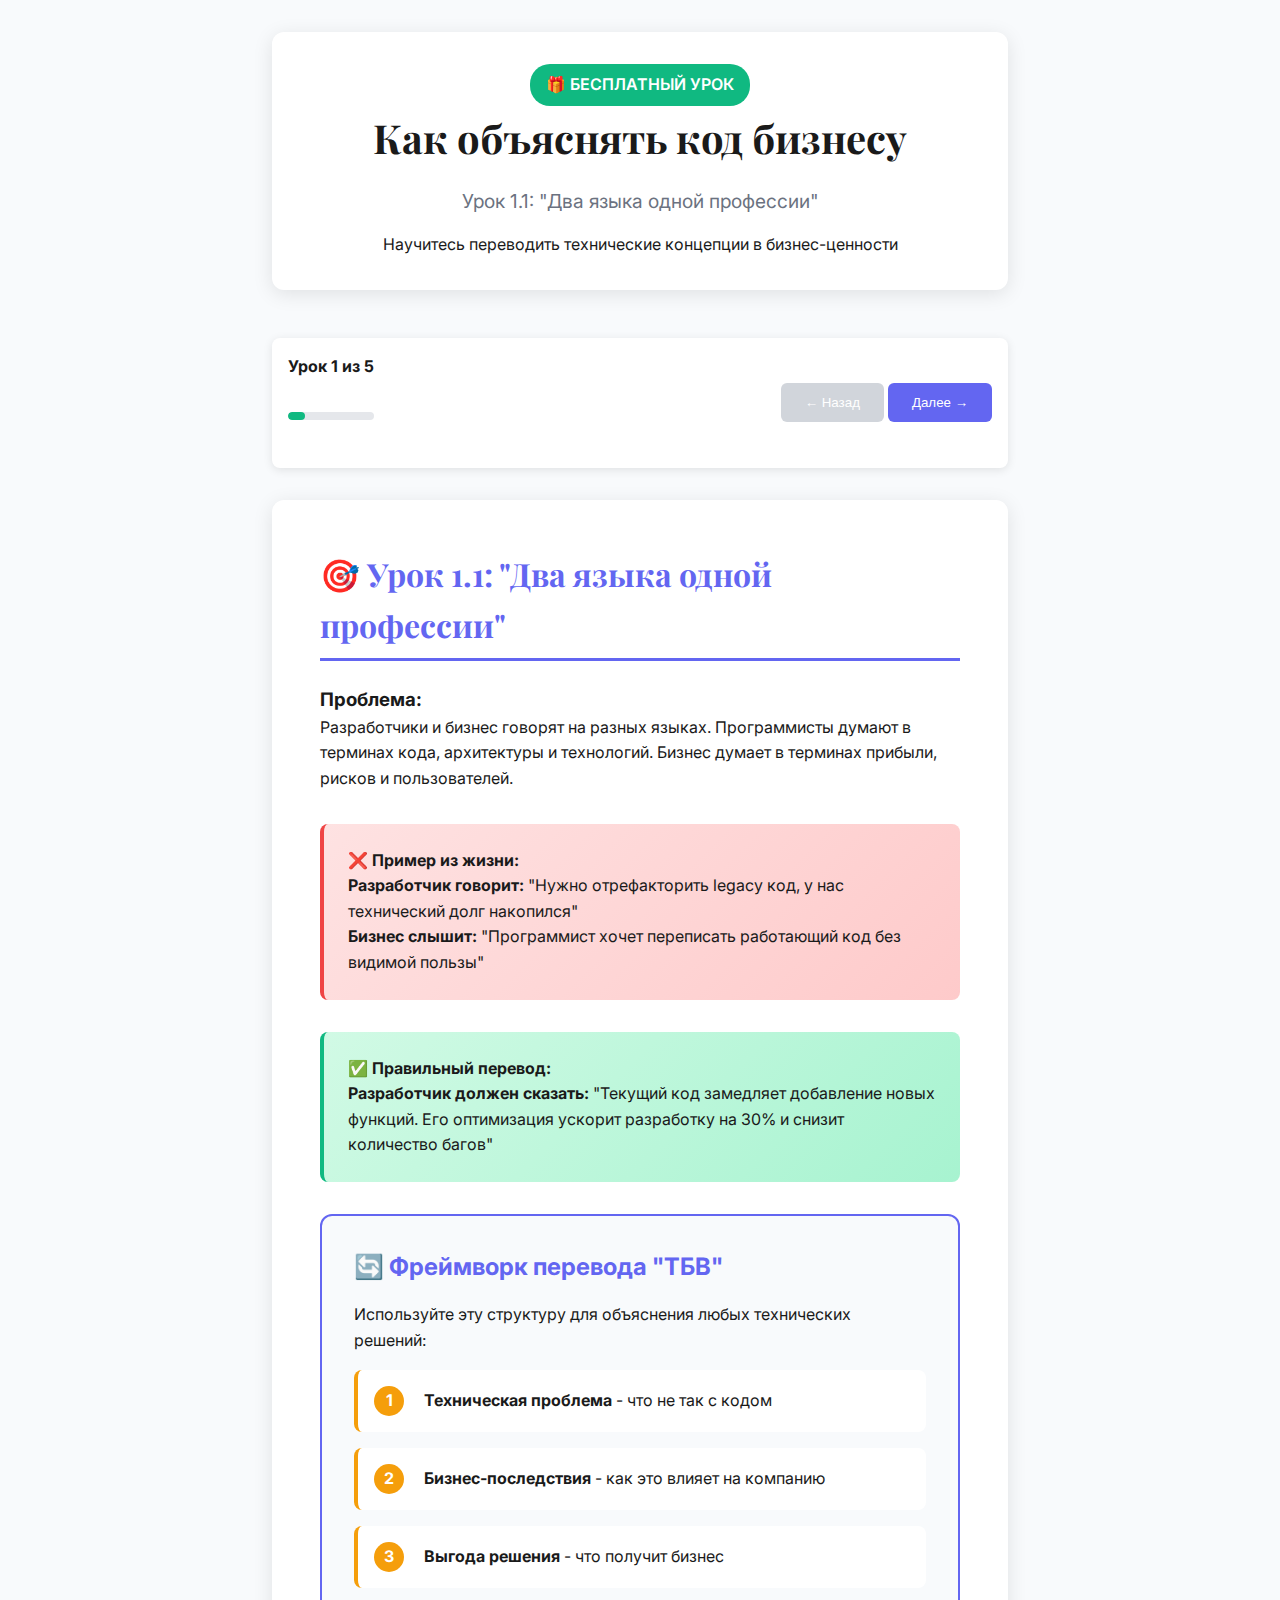
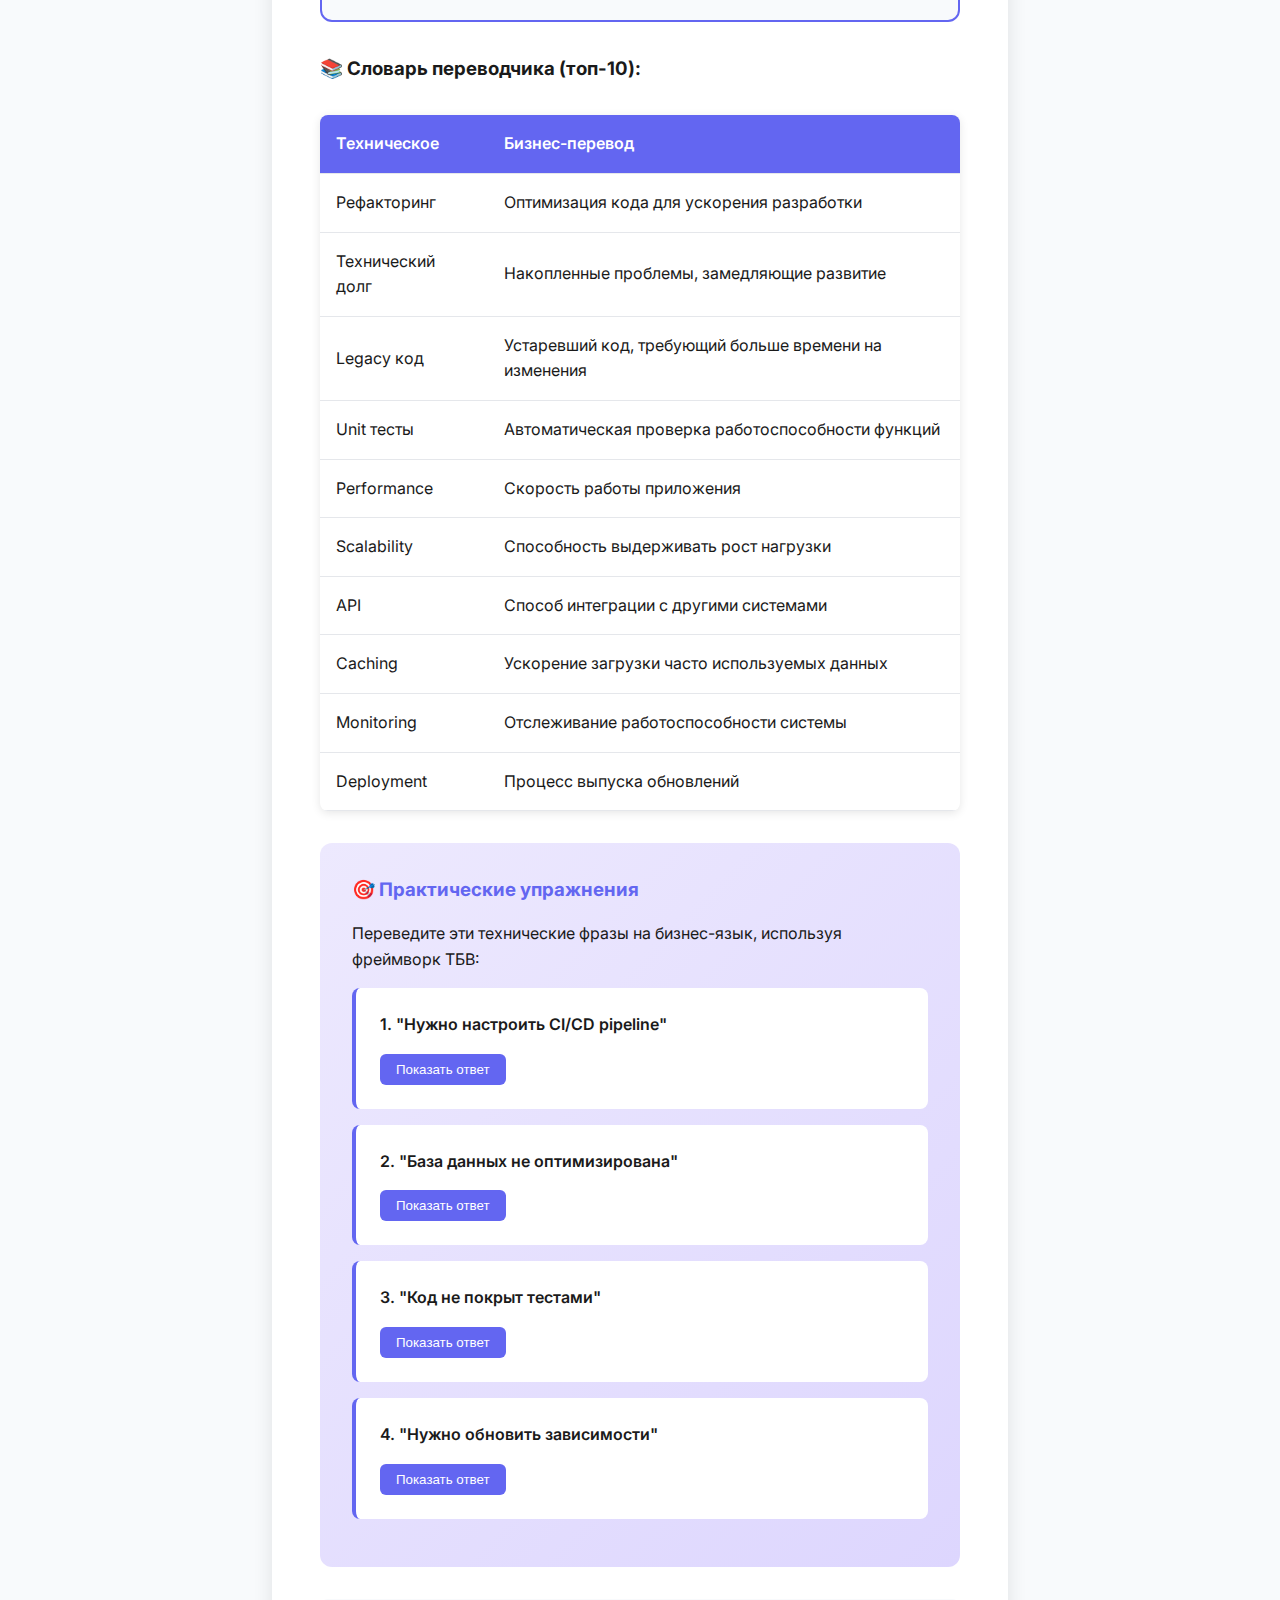
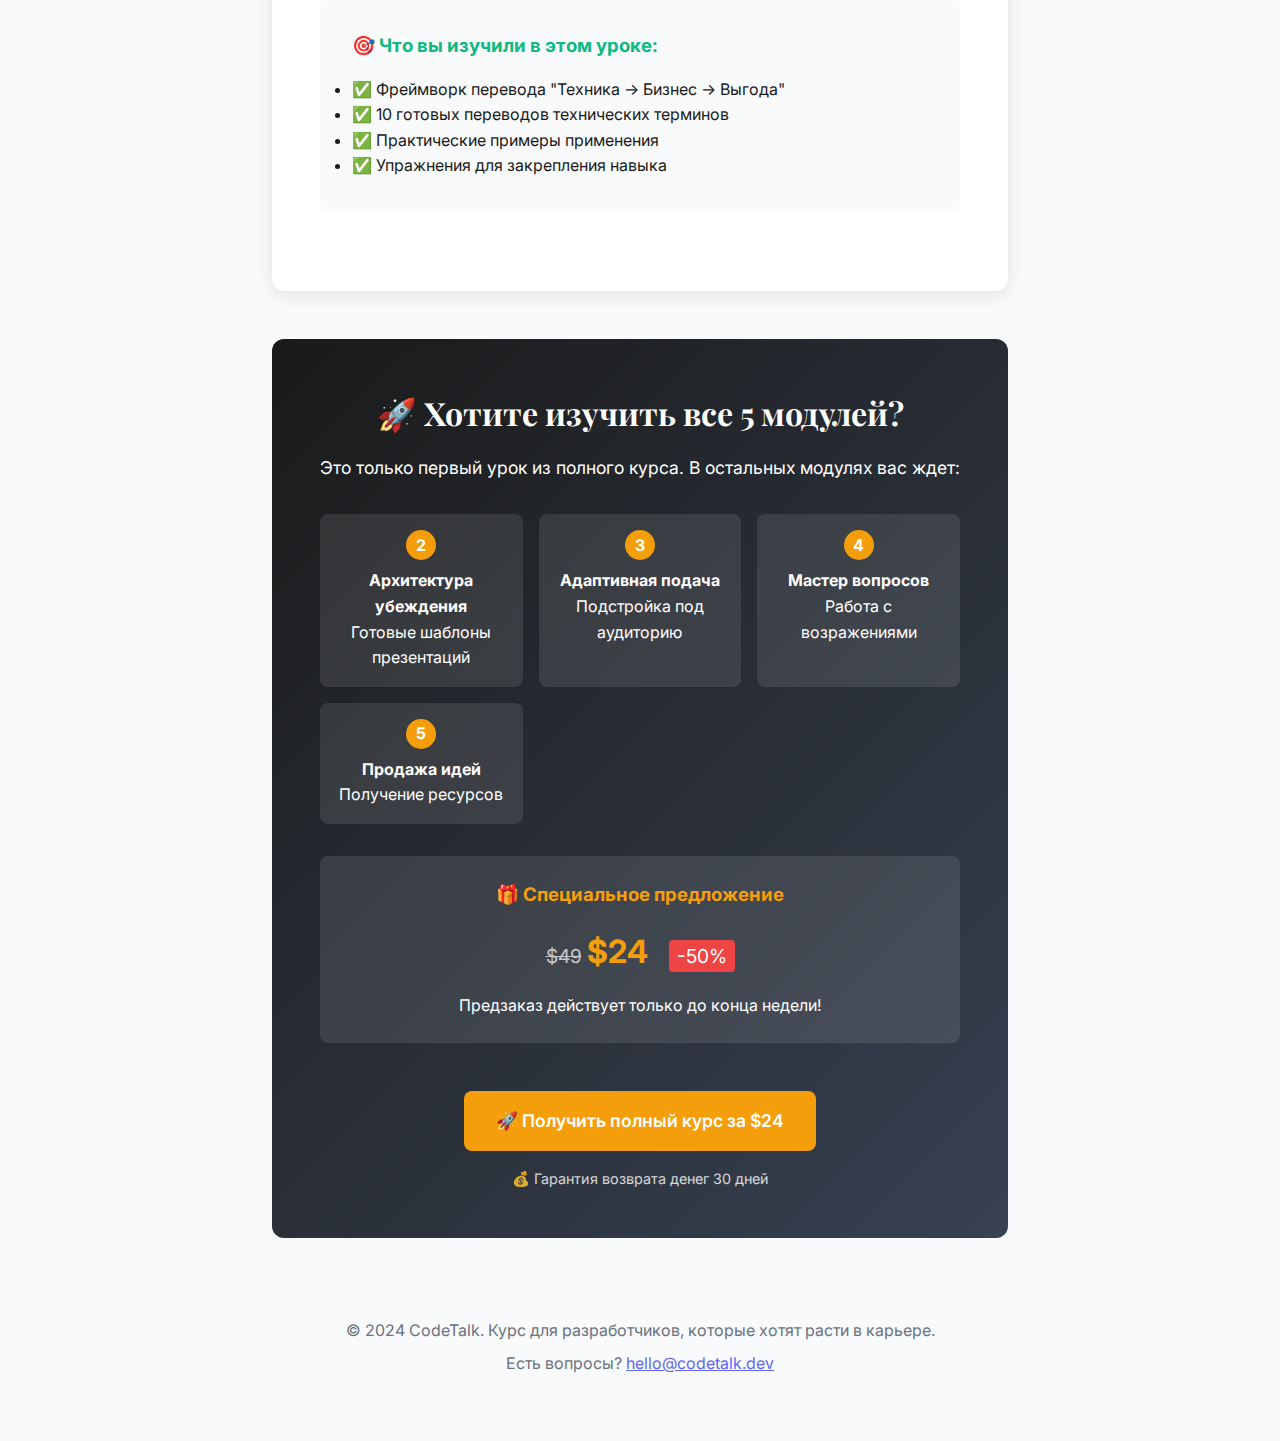
<file: free-lesson.html>
<!DOCTYPE html>
<html lang="ru">
<head>
    <meta charset="UTF-8">
    <meta name="viewport" content="width=device-width, initial-scale=1.0">
    <title>Бесплатный урок: Как объяснять код бизнесу</title>
    <meta name="description" content="Бесплатный мини-урок: научитесь переводить технические концепции в бизнес-ценности. Фреймворк ТБВ и готовые примеры.">
    
    <link href="https://fonts.googleapis.com/css2?family=Inter:wght@300;400;500;600;700&family=Playfair+Display:wght@400;700&display=swap" rel="stylesheet">
    <link href="https://cdnjs.cloudflare.com/ajax/libs/font-awesome/6.4.0/css/all.min.css" rel="stylesheet">
    
    <style>
        :root {
            --primary: #1a1a1a;
            --accent: #6366f1;
            --secondary: #f59e0b;
            --success: #10b981;
            --danger: #ef4444;
            --light: #f8fafc;
            --white: #ffffff;
            --gray: #6b7280;
            --dark-gray: #374151;
        }

        * {
            margin: 0;
            padding: 0;
            box-sizing: border-box;
        }

        body {
            font-family: 'Inter', sans-serif;
            line-height: 1.6;
            color: var(--primary);
            background: var(--light);
        }

        .container {
            max-width: 800px;
            margin: 0 auto;
            padding: 2rem;
        }

        .header {
            text-align: center;
            margin-bottom: 3rem;
            padding: 2rem;
            background: white;
            border-radius: 12px;
            box-shadow: 0 4px 20px rgba(0, 0, 0, 0.1);
        }

        .header h1 {
            font-family: 'Playfair Display', serif;
            font-size: 2.5rem;
            margin-bottom: 1rem;
            color: var(--primary);
        }

        .header .subtitle {
            font-size: 1.2rem;
            color: var(--gray);
            margin-bottom: 1rem;
        }

        .free-badge {
            background: var(--success);
            color: white;
            padding: 0.5rem 1rem;
            border-radius: 20px;
            font-weight: 600;
            display: inline-block;
        }

        .lesson-content {
            background: white;
            padding: 3rem;
            border-radius: 12px;
            box-shadow: 0 4px 20px rgba(0, 0, 0, 0.1);
            margin-bottom: 2rem;
        }

        .lesson-title {
            font-family: 'Playfair Display', serif;
            font-size: 2rem;
            margin-bottom: 1.5rem;
            color: var(--accent);
            border-bottom: 3px solid var(--accent);
            padding-bottom: 0.5rem;
        }

        .problem-example {
            background: linear-gradient(135deg, #fee2e2 0%, #fecaca 100%);
            padding: 1.5rem;
            border-radius: 8px;
            margin: 2rem 0;
            border-left: 4px solid var(--danger);
        }

        .solution-example {
            background: linear-gradient(135deg, #d1fae5 0%, #a7f3d0 100%);
            padding: 1.5rem;
            border-radius: 8px;
            margin: 2rem 0;
            border-left: 4px solid var(--success);
        }

        .framework-box {
            background: var(--light);
            padding: 2rem;
            border-radius: 12px;
            margin: 2rem 0;
            border: 2px solid var(--accent);
        }

        .framework-box h3 {
            color: var(--accent);
            margin-bottom: 1rem;
            font-size: 1.5rem;
        }

        .framework-steps {
            display: grid;
            gap: 1rem;
            margin-top: 1rem;
        }

        .step {
            background: white;
            padding: 1rem;
            border-radius: 8px;
            border-left: 4px solid var(--secondary);
        }

        .step-number {
            background: var(--secondary);
            color: white;
            width: 30px;
            height: 30px;
            border-radius: 50%;
            display: inline-flex;
            align-items: center;
            justify-content: center;
            font-weight: 700;
            margin-right: 1rem;
        }

        .translation-table {
            width: 100%;
            border-collapse: collapse;
            margin: 2rem 0;
            background: white;
            border-radius: 8px;
            overflow: hidden;
            box-shadow: 0 2px 10px rgba(0, 0, 0, 0.1);
        }

        .translation-table th,
        .translation-table td {
            padding: 1rem;
            text-align: left;
            border-bottom: 1px solid #e5e7eb;
        }

        .translation-table th {
            background: var(--accent);
            color: white;
            font-weight: 600;
        }

        .translation-table tr:hover {
            background: var(--light);
        }

        .practice-section {
            background: linear-gradient(135deg, #ede9fe 0%, #ddd6fe 100%);
            padding: 2rem;
            border-radius: 12px;
            margin: 2rem 0;
        }

        .practice-section h3 {
            color: var(--accent);
            margin-bottom: 1rem;
        }

        .exercise {
            background: white;
            padding: 1.5rem;
            border-radius: 8px;
            margin: 1rem 0;
            border-left: 4px solid var(--accent);
        }

        .exercise-question {
            font-weight: 600;
            margin-bottom: 1rem;
            color: var(--primary);
        }

        .exercise-answer {
            background: var(--light);
            padding: 1rem;
            border-radius: 6px;
            margin-top: 1rem;
            display: none;
        }

        .show-answer-btn {
            background: var(--accent);
            color: white;
            border: none;
            padding: 0.5rem 1rem;
            border-radius: 6px;
            cursor: pointer;
            font-weight: 500;
            transition: all 0.3s;
        }

        .show-answer-btn:hover {
            background: #5856eb;
        }

        .cta-section {
            background: linear-gradient(135deg, var(--primary) 0%, var(--dark-gray) 100%);
            color: white;
            padding: 3rem;
            border-radius: 12px;
            text-align: center;
            margin: 3rem 0;
        }

        .cta-section h2 {
            font-family: 'Playfair Display', serif;
            font-size: 2rem;
            margin-bottom: 1rem;
        }

        .course-preview {
            display: grid;
            grid-template-columns: repeat(auto-fit, minmax(200px, 1fr));
            gap: 1rem;
            margin: 2rem 0;
        }

        .module-preview {
            background: rgba(255, 255, 255, 0.1);
            padding: 1rem;
            border-radius: 8px;
            text-align: center;
        }

        .module-preview .number {
            background: var(--secondary);
            color: white;
            width: 30px;
            height: 30px;
            border-radius: 50%;
            display: inline-flex;
            align-items: center;
            justify-content: center;
            font-weight: 700;
            margin-bottom: 0.5rem;
        }

        .cta-button {
            background: var(--secondary);
            color: white;
            padding: 1rem 2rem;
            border: none;
            border-radius: 8px;
            font-size: 1.1rem;
            font-weight: 600;
            cursor: pointer;
            text-decoration: none;
            display: inline-block;
            transition: all 0.3s;
            margin-top: 1rem;
        }

        .cta-button:hover {
            background: #d97706;
            transform: translateY(-2px);
        }

        .progress-bar {
            background: #e5e7eb;
            height: 8px;
            border-radius: 4px;
            margin: 2rem 0;
            overflow: hidden;
        }

        .progress-fill {
            background: var(--success);
            height: 100%;
            width: 20%;
            border-radius: 4px;
            transition: width 0.3s;
        }

        .lesson-nav {
            display: flex;
            justify-content: space-between;
            align-items: center;
            margin: 2rem 0;
            padding: 1rem;
            background: white;
            border-radius: 8px;
            box-shadow: 0 2px 10px rgba(0, 0, 0, 0.1);
        }

        .nav-button {
            background: var(--accent);
            color: white;
            border: none;
            padding: 0.75rem 1.5rem;
            border-radius: 6px;
            cursor: pointer;
            font-weight: 500;
            transition: all 0.3s;
        }

        .nav-button:hover {
            background: #5856eb;
        }

        .nav-button:disabled {
            background: #d1d5db;
            cursor: not-allowed;
        }

        @media (max-width: 768px) {
            .container {
                padding: 1rem;
            }
            
            .lesson-content {
                padding: 2rem;
            }
            
            .header h1 {
                font-size: 2rem;
            }
            
            .course-preview {
                grid-template-columns: 1fr;
            }
        }
    </style>
</head>
<body>
    <div class="container">
        <!-- Header -->
        <div class="header">
            <div class="free-badge">🎁 БЕСПЛАТНЫЙ УРОК</div>
            <h1>Как объяснять код бизнесу</h1>
            <p class="subtitle">Урок 1.1: "Два языка одной профессии"</p>
            <p>Научитесь переводить технические концепции в бизнес-ценности</p>
        </div>

        <!-- Progress -->
        <div class="lesson-nav">
            <div>
                <strong>Урок 1 из 5</strong>
                <div class="progress-bar">
                    <div class="progress-fill"></div>
                </div>
            </div>
            <div>
                <button class="nav-button" disabled>← Назад</button>
                <button class="nav-button" onclick="scrollToSection('practice')">Далее →</button>
            </div>
        </div>

        <!-- Lesson Content -->
        <div class="lesson-content">
            <h2 class="lesson-title">🎯 Урок 1.1: "Два языка одной профессии"</h2>
            
            <h3>Проблема:</h3>
            <p>Разработчики и бизнес говорят на разных языках. Программисты думают в терминах кода, архитектуры и технологий. Бизнес думает в терминах прибыли, рисков и пользователей.</p>

            <div class="problem-example">
                <h4>❌ Пример из жизни:</h4>
                <p><strong>Разработчик говорит:</strong> "Нужно отрефакторить legacy код, у нас технический долг накопился"</p>
                <p><strong>Бизнес слышит:</strong> "Программист хочет переписать работающий код без видимой пользы"</p>
            </div>

            <div class="solution-example">
                <h4>✅ Правильный перевод:</h4>
                <p><strong>Разработчик должен сказать:</strong> "Текущий код замедляет добавление новых функций. Его оптимизация ускорит разработку на 30% и снизит количество багов"</p>
            </div>

            <div class="framework-box">
                <h3>🔄 Фреймворк перевода "ТБВ"</h3>
                <p>Используйте эту структуру для объяснения любых технических решений:</p>
                
                <div class="framework-steps">
                    <div class="step">
                        <span class="step-number">1</span>
                        <strong>Техническая проблема</strong> - что не так с кодом
                    </div>
                    <div class="step">
                        <span class="step-number">2</span>
                        <strong>Бизнес-последствия</strong> - как это влияет на компанию
                    </div>
                    <div class="step">
                        <span class="step-number">3</span>
                        <strong>Выгода решения</strong> - что получит бизнес
                    </div>
                </div>
            </div>

            <h3>📚 Словарь переводчика (топ-10):</h3>
            <table class="translation-table">
                <thead>
                    <tr>
                        <th>Техническое</th>
                        <th>Бизнес-перевод</th>
                    </tr>
                </thead>
                <tbody>
                    <tr>
                        <td>Рефакторинг</td>
                        <td>Оптимизация кода для ускорения разработки</td>
                    </tr>
                    <tr>
                        <td>Технический долг</td>
                        <td>Накопленные проблемы, замедляющие развитие</td>
                    </tr>
                    <tr>
                        <td>Legacy код</td>
                        <td>Устаревший код, требующий больше времени на изменения</td>
                    </tr>
                    <tr>
                        <td>Unit тесты</td>
                        <td>Автоматическая проверка работоспособности функций</td>
                    </tr>
                    <tr>
                        <td>Performance</td>
                        <td>Скорость работы приложения</td>
                    </tr>
                    <tr>
                        <td>Scalability</td>
                        <td>Способность выдерживать рост нагрузки</td>
                    </tr>
                    <tr>
                        <td>API</td>
                        <td>Способ интеграции с другими системами</td>
                    </tr>
                    <tr>
                        <td>Caching</td>
                        <td>Ускорение загрузки часто используемых данных</td>
                    </tr>
                    <tr>
                        <td>Monitoring</td>
                        <td>Отслеживание работоспособности системы</td>
                    </tr>
                    <tr>
                        <td>Deployment</td>
                        <td>Процесс выпуска обновлений</td>
                    </tr>
                </tbody>
            </table>

            <div class="practice-section" id="practice">
                <h3>🎯 Практические упражнения</h3>
                <p>Переведите эти технические фразы на бизнес-язык, используя фреймворк ТБВ:</p>

                <div class="exercise">
                    <div class="exercise-question">1. "Нужно настроить CI/CD pipeline"</div>
                    <button class="show-answer-btn" onclick="toggleAnswer(1)">Показать ответ</button>
                    <div class="exercise-answer" id="answer1">
                        <strong>Правильный перевод:</strong> "Автоматизация развертывания сократит время выпуска обновлений с 2 часов до 10 минут и снизит риск ошибок при релизе"
                    </div>
                </div>

                <div class="exercise">
                    <div class="exercise-question">2. "База данных не оптимизирована"</div>
                    <button class="show-answer-btn" onclick="toggleAnswer(2)">Показать ответ</button>
                    <div class="exercise-answer" id="answer2">
                        <strong>Правильный перевод:</strong> "Медленная база данных увеличивает время загрузки страниц до 5 секунд, что снижает конверсию на 40%"
                    </div>
                </div>

                <div class="exercise">
                    <div class="exercise-question">3. "Код не покрыт тестами"</div>
                    <button class="show-answer-btn" onclick="toggleAnswer(3)">Показать ответ</button>
                    <div class="exercise-answer" id="answer3">
                        <strong>Правильный перевод:</strong> "Отсутствие автоматических проверок увеличивает риск багов в продакшене на 60% и замедляет выпуск новых функций"
                    </div>
                </div>

                <div class="exercise">
                    <div class="exercise-question">4. "Нужно обновить зависимости"</div>
                    <button class="show-answer-btn" onclick="toggleAnswer(4)">Показать ответ</button>
                    <div class="exercise-answer" id="answer4">
                        <strong>Правильный перевод:</strong> "Устаревшие библиотеки создают уязвимости безопасности и могут привести к утечке пользовательских данных"
                    </div>
                </div>
            </div>

            <div style="background: var(--light); padding: 2rem; border-radius: 8px; margin: 2rem 0;">
                <h3 style="color: var(--success);">🎯 Что вы изучили в этом уроке:</h3>
                <ul style="margin-top: 1rem;">
                    <li>✅ Фреймворк перевода "Техника → Бизнес → Выгода"</li>
                    <li>✅ 10 готовых переводов технических терминов</li>
                    <li>✅ Практические примеры применения</li>
                    <li>✅ Упражнения для закрепления навыка</li>
                </ul>
            </div>
        </div>

        <!-- CTA Section -->
        <div class="cta-section">
            <h2>🚀 Хотите изучить все 5 модулей?</h2>
            <p style="font-size: 1.1rem; margin-bottom: 2rem;">
                Это только первый урок из полного курса. В остальных модулях вас ждет:
            </p>

            <div class="course-preview">
                <div class="module-preview">
                    <div class="number">2</div>
                    <h4>Архитектура убеждения</h4>
                    <p>Готовые шаблоны презентаций</p>
                </div>
                <div class="module-preview">
                    <div class="number">3</div>
                    <h4>Адаптивная подача</h4>
                    <p>Подстройка под аудиторию</p>
                </div>
                <div class="module-preview">
                    <div class="number">4</div>
                    <h4>Мастер вопросов</h4>
                    <p>Работа с возражениями</p>
                </div>
                <div class="module-preview">
                    <div class="number">5</div>
                    <h4>Продажа идей</h4>
                    <p>Получение ресурсов</p>
                </div>
            </div>

            <div style="background: rgba(255, 255, 255, 0.1); padding: 1.5rem; border-radius: 8px; margin: 2rem 0;">
                <h3 style="color: var(--secondary);">🎁 Специальное предложение</h3>
                <p style="font-size: 1.2rem; margin: 1rem 0;">
                    <span style="text-decoration: line-through; opacity: 0.7;">$49</span>
                    <span style="font-size: 2rem; font-weight: 700; color: var(--secondary);">$24</span>
                    <span style="background: var(--danger); padding: 0.25rem 0.5rem; border-radius: 4px; margin-left: 1rem;">-50%</span>
                </p>
                <p>Предзаказ действует только до конца недели!</p>
            </div>

            <a href="landing.html#order" class="cta-button">
                🚀 Получить полный курс за $24
            </a>

            <p style="margin-top: 1rem; opacity: 0.8; font-size: 0.9rem;">
                💰 Гарантия возврата денег 30 дней
            </p>
        </div>

        <!-- Footer -->
        <div style="text-align: center; padding: 2rem; color: var(--gray);">
            <p>&copy; 2024 CodeTalk. Курс для разработчиков, которые хотят расти в карьере.</p>
            <p style="margin-top: 0.5rem;">
                Есть вопросы? <a href="mailto:hello@codetalk.dev" style="color: var(--accent);">hello@codetalk.dev</a>
            </p>
        </div>
    </div>

    <script>
        function toggleAnswer(questionNumber) {
            const answer = document.getElementById(`answer${questionNumber}`);
            const button = answer.previousElementSibling;
            
            if (answer.style.display === 'none' || answer.style.display === '') {
                answer.style.display = 'block';
                button.textContent = 'Скрыть ответ';
                button.style.background = var('--success');
            } else {
                answer.style.display = 'none';
                button.textContent = 'Показать ответ';
                button.style.background = var('--accent');
            }
        }

        function scrollToSection(sectionId) {
            document.getElementById(sectionId).scrollIntoView({
                behavior: 'smooth'
            });
        }

        // Track lesson completion
        let completedExercises = 0;
        const totalExercises = 4;

        function markExerciseComplete(exerciseNumber) {
            completedExercises++;
            updateProgress();
        }

        function updateProgress() {
            const progressFill = document.querySelector('.progress-fill');
            const progress = Math.min((completedExercises / totalExercises) * 100, 100);
            progressFill.style.width = progress + '%';
        }

        // Add click tracking to show answer buttons
        document.querySelectorAll('.show-answer-btn').forEach((btn, index) => {
            btn.addEventListener('click', () => {
                markExerciseComplete(index + 1);
            });
        });

        // Smooth scrolling for navigation
        document.querySelectorAll('a[href^="#"]').forEach(anchor => {
            anchor.addEventListener('click', function (e) {
                e.preventDefault();
                const target = document.querySelector(this.getAttribute('href'));
                if (target) {
                    target.scrollIntoView({
                        behavior: 'smooth',
                        block: 'start'
                    });
                }
            });
        });
    </script>
</body>
</html>
</file>
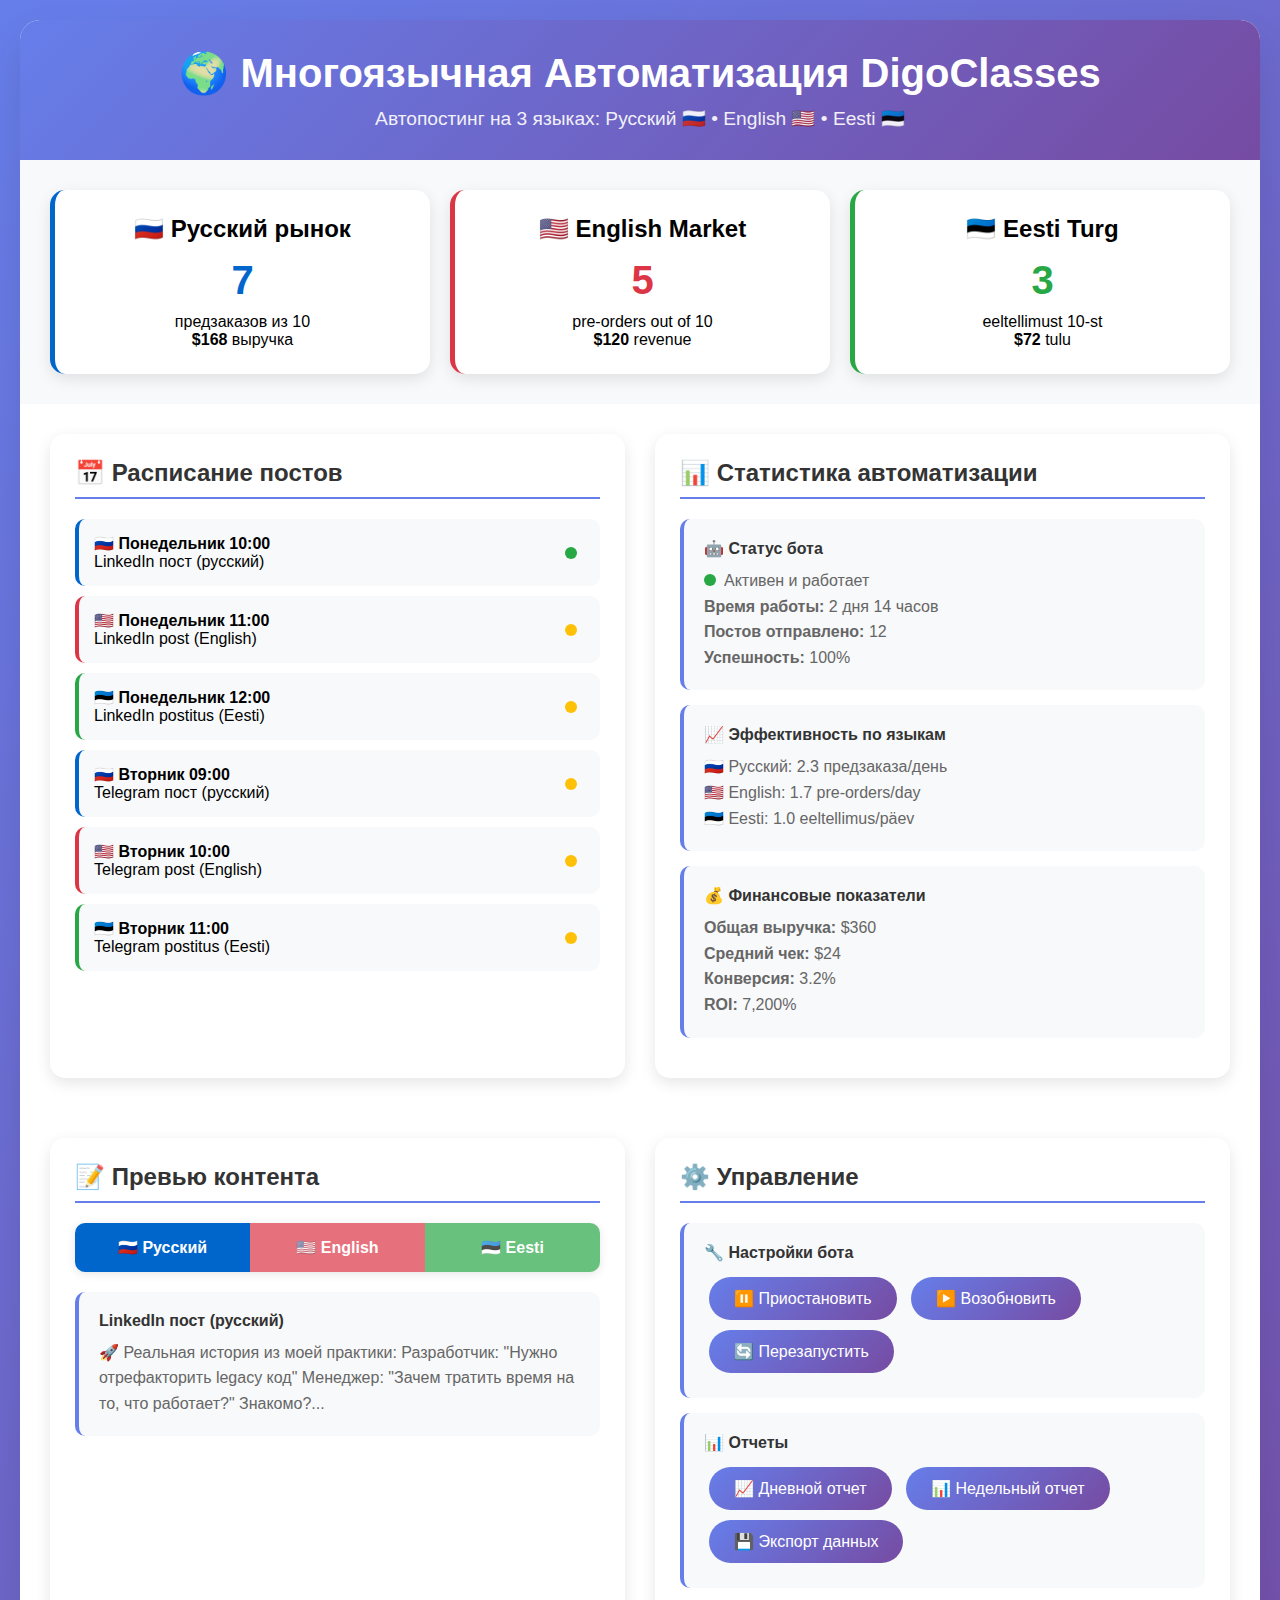
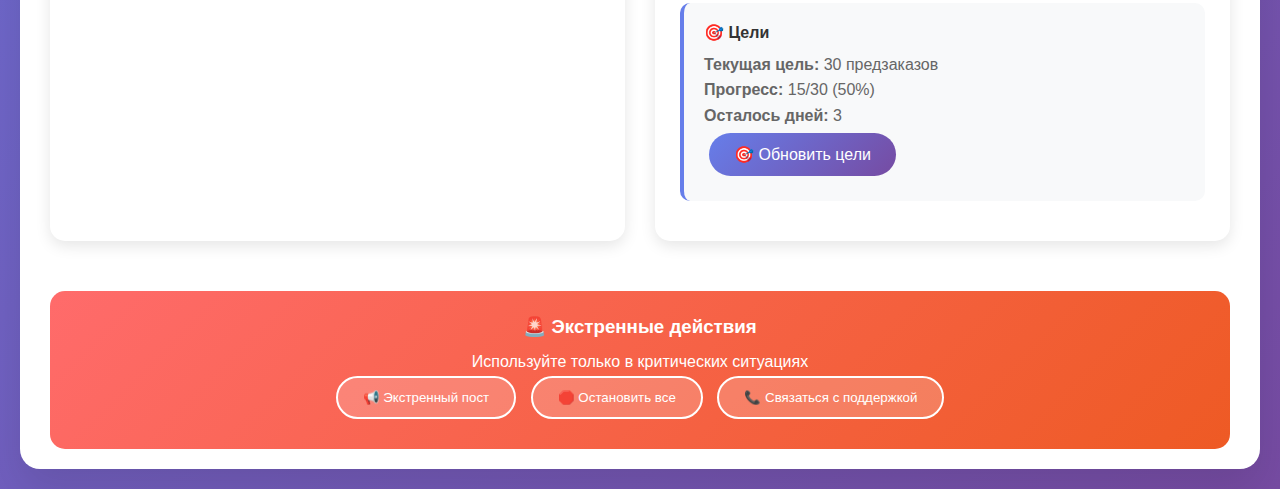
<file: multilingual-automation-dashboard.html>
<!DOCTYPE html>
<html lang="ru">
<head>
    <meta charset="UTF-8">
    <meta name="viewport" content="width=device-width, initial-scale=1.0">
    <title>🌍 Многоязычная Автоматизация DigoClasses</title>
    <style>
        * {
            margin: 0;
            padding: 0;
            box-sizing: border-box;
        }

        body {
            font-family: 'Segoe UI', Tahoma, Geneva, Verdana, sans-serif;
            background: linear-gradient(135deg, #667eea 0%, #764ba2 100%);
            min-height: 100vh;
            padding: 20px;
        }

        .container {
            max-width: 1400px;
            margin: 0 auto;
            background: white;
            border-radius: 20px;
            box-shadow: 0 20px 40px rgba(0,0,0,0.1);
            overflow: hidden;
        }

        .header {
            background: linear-gradient(135deg, #667eea 0%, #764ba2 100%);
            color: white;
            padding: 30px;
            text-align: center;
        }

        .header h1 {
            font-size: 2.5em;
            margin-bottom: 10px;
        }

        .header p {
            font-size: 1.2em;
            opacity: 0.9;
        }

        .stats-grid {
            display: grid;
            grid-template-columns: repeat(auto-fit, minmax(300px, 1fr));
            gap: 20px;
            padding: 30px;
            background: #f8f9fa;
        }

        .stat-card {
            background: white;
            padding: 25px;
            border-radius: 15px;
            box-shadow: 0 5px 15px rgba(0,0,0,0.1);
            text-align: center;
            border-left: 5px solid;
        }

        .stat-card.russian { border-left-color: #0066cc; }
        .stat-card.english { border-left-color: #dc3545; }
        .stat-card.estonian { border-left-color: #28a745; }

        .stat-card h3 {
            font-size: 1.5em;
            margin-bottom: 15px;
            display: flex;
            align-items: center;
            justify-content: center;
            gap: 10px;
        }

        .stat-number {
            font-size: 2.5em;
            font-weight: bold;
            margin: 10px 0;
        }

        .russian .stat-number { color: #0066cc; }
        .english .stat-number { color: #dc3545; }
        .estonian .stat-number { color: #28a745; }

        .content-grid {
            display: grid;
            grid-template-columns: 1fr 1fr;
            gap: 30px;
            padding: 30px;
        }

        .section {
            background: white;
            padding: 25px;
            border-radius: 15px;
            box-shadow: 0 5px 15px rgba(0,0,0,0.1);
        }

        .section h2 {
            color: #333;
            margin-bottom: 20px;
            font-size: 1.5em;
            border-bottom: 2px solid #667eea;
            padding-bottom: 10px;
        }

        .schedule-item {
            display: flex;
            justify-content: space-between;
            align-items: center;
            padding: 15px;
            margin: 10px 0;
            background: #f8f9fa;
            border-radius: 10px;
            border-left: 4px solid;
        }

        .schedule-item.ru { border-left-color: #0066cc; }
        .schedule-item.en { border-left-color: #dc3545; }
        .schedule-item.et { border-left-color: #28a745; }

        .language-tabs {
            display: flex;
            margin-bottom: 20px;
            border-radius: 10px;
            overflow: hidden;
            box-shadow: 0 2px 10px rgba(0,0,0,0.1);
        }

        .tab {
            flex: 1;
            padding: 15px;
            text-align: center;
            cursor: pointer;
            transition: all 0.3s;
            font-weight: bold;
        }

        .tab.ru { background: #0066cc; color: white; }
        .tab.en { background: #dc3545; color: white; }
        .tab.et { background: #28a745; color: white; }

        .tab:hover {
            opacity: 0.8;
        }

        .post-preview {
            background: #f8f9fa;
            padding: 20px;
            border-radius: 10px;
            margin: 15px 0;
            border-left: 4px solid #667eea;
        }

        .post-preview h4 {
            color: #333;
            margin-bottom: 10px;
        }

        .post-preview p {
            color: #666;
            line-height: 1.6;
        }

        .status-indicator {
            display: inline-block;
            width: 12px;
            height: 12px;
            border-radius: 50%;
            margin-right: 8px;
        }

        .status-active { background: #28a745; }
        .status-pending { background: #ffc107; }
        .status-error { background: #dc3545; }

        .btn {
            background: linear-gradient(135deg, #667eea 0%, #764ba2 100%);
            color: white;
            border: none;
            padding: 12px 25px;
            border-radius: 25px;
            cursor: pointer;
            font-size: 1em;
            transition: all 0.3s;
            margin: 5px;
        }

        .btn:hover {
            transform: translateY(-2px);
            box-shadow: 0 5px 15px rgba(0,0,0,0.2);
        }

        .emergency-section {
            background: linear-gradient(135deg, #ff6b6b 0%, #ee5a24 100%);
            color: white;
            padding: 25px;
            border-radius: 15px;
            margin: 20px 30px;
            text-align: center;
        }

        .emergency-section h3 {
            margin-bottom: 15px;
        }

        .emergency-btn {
            background: rgba(255,255,255,0.2);
            border: 2px solid white;
            color: white;
            padding: 12px 25px;
            border-radius: 25px;
            cursor: pointer;
            margin: 5px;
            transition: all 0.3s;
        }

        .emergency-btn:hover {
            background: white;
            color: #ff6b6b;
        }

        @media (max-width: 768px) {
            .content-grid {
                grid-template-columns: 1fr;
            }
            
            .stats-grid {
                grid-template-columns: 1fr;
            }
        }
    </style>
</head>
<body>
    <div class="container">
        <div class="header">
            <h1>🌍 Многоязычная Автоматизация DigoClasses</h1>
            <p>Автопостинг на 3 языках: Русский 🇷🇺 • English 🇺🇸 • Eesti 🇪🇪</p>
        </div>

        <div class="stats-grid">
            <div class="stat-card russian">
                <h3>🇷🇺 Русский рынок</h3>
                <div class="stat-number">7</div>
                <p>предзаказов из 10</p>
                <p><strong>$168</strong> выручка</p>
            </div>
            
            <div class="stat-card english">
                <h3>🇺🇸 English Market</h3>
                <div class="stat-number">5</div>
                <p>pre-orders out of 10</p>
                <p><strong>$120</strong> revenue</p>
            </div>
            
            <div class="stat-card estonian">
                <h3>🇪🇪 Eesti Turg</h3>
                <div class="stat-number">3</div>
                <p>eeltellimust 10-st</p>
                <p><strong>$72</strong> tulu</p>
            </div>
        </div>

        <div class="content-grid">
            <div class="section">
                <h2>📅 Расписание постов</h2>
                
                <div class="schedule-item ru">
                    <div>
                        <strong>🇷🇺 Понедельник 10:00</strong><br>
                        LinkedIn пост (русский)
                    </div>
                    <span class="status-indicator status-active"></span>
                </div>
                
                <div class="schedule-item en">
                    <div>
                        <strong>🇺🇸 Понедельник 11:00</strong><br>
                        LinkedIn post (English)
                    </div>
                    <span class="status-indicator status-pending"></span>
                </div>
                
                <div class="schedule-item et">
                    <div>
                        <strong>🇪🇪 Понедельник 12:00</strong><br>
                        LinkedIn postitus (Eesti)
                    </div>
                    <span class="status-indicator status-pending"></span>
                </div>
                
                <div class="schedule-item ru">
                    <div>
                        <strong>🇷🇺 Вторник 09:00</strong><br>
                        Telegram пост (русский)
                    </div>
                    <span class="status-indicator status-pending"></span>
                </div>
                
                <div class="schedule-item en">
                    <div>
                        <strong>🇺🇸 Вторник 10:00</strong><br>
                        Telegram post (English)
                    </div>
                    <span class="status-indicator status-pending"></span>
                </div>
                
                <div class="schedule-item et">
                    <div>
                        <strong>🇪🇪 Вторник 11:00</strong><br>
                        Telegram postitus (Eesti)
                    </div>
                    <span class="status-indicator status-pending"></span>
                </div>
            </div>

            <div class="section">
                <h2>📊 Статистика автоматизации</h2>
                
                <div class="post-preview">
                    <h4>🤖 Статус бота</h4>
                    <p><span class="status-indicator status-active"></span>Активен и работает</p>
                    <p><strong>Время работы:</strong> 2 дня 14 часов</p>
                    <p><strong>Постов отправлено:</strong> 12</p>
                    <p><strong>Успешность:</strong> 100%</p>
                </div>
                
                <div class="post-preview">
                    <h4>📈 Эффективность по языкам</h4>
                    <p>🇷🇺 Русский: 2.3 предзаказа/день</p>
                    <p>🇺🇸 English: 1.7 pre-orders/day</p>
                    <p>🇪🇪 Eesti: 1.0 eeltellimus/päev</p>
                </div>
                
                <div class="post-preview">
                    <h4>💰 Финансовые показатели</h4>
                    <p><strong>Общая выручка:</strong> $360</p>
                    <p><strong>Средний чек:</strong> $24</p>
                    <p><strong>Конверсия:</strong> 3.2%</p>
                    <p><strong>ROI:</strong> 7,200%</p>
                </div>
            </div>
        </div>

        <div class="content-grid">
            <div class="section">
                <h2>📝 Превью контента</h2>
                
                <div class="language-tabs">
                    <div class="tab ru" onclick="showLanguage('ru')">🇷🇺 Русский</div>
                    <div class="tab en" onclick="showLanguage('en')">🇺🇸 English</div>
                    <div class="tab et" onclick="showLanguage('et')">🇪🇪 Eesti</div>
                </div>
                
                <div id="content-ru" class="language-content">
                    <div class="post-preview">
                        <h4>LinkedIn пост (русский)</h4>
                        <p>🚀 Реальная история из моей практики: Разработчик: "Нужно отрефакторить legacy код" Менеджер: "Зачем тратить время на то, что работает?" Знакомо?...</p>
                    </div>
                </div>
                
                <div id="content-en" class="language-content" style="display: none;">
                    <div class="post-preview">
                        <h4>LinkedIn post (English)</h4>
                        <p>🚀 Real story from my practice: Developer: "We need to refactor legacy code" Manager: "Why waste time on something that works?" Sound familiar?...</p>
                    </div>
                </div>
                
                <div id="content-et" class="language-content" style="display: none;">
                    <div class="post-preview">
                        <h4>LinkedIn postitus (Eesti)</h4>
                        <p>🚀 Tõeline lugu minu praktikast: Arendaja: "Peame legacy koodi refaktoreerima" Juht: "Miks kulutada aega millegi peale, mis töötab?" Tuttav?...</p>
                    </div>
                </div>
            </div>

            <div class="section">
                <h2>⚙️ Управление</h2>
                
                <div class="post-preview">
                    <h4>🔧 Настройки бота</h4>
                    <button class="btn" onclick="pauseBot()">⏸️ Приостановить</button>
                    <button class="btn" onclick="resumeBot()">▶️ Возобновить</button>
                    <button class="btn" onclick="restartBot()">🔄 Перезапустить</button>
                </div>
                
                <div class="post-preview">
                    <h4>📊 Отчеты</h4>
                    <button class="btn" onclick="generateReport()">📈 Дневной отчет</button>
                    <button class="btn" onclick="generateWeeklyReport()">📊 Недельный отчет</button>
                    <button class="btn" onclick="exportData()">💾 Экспорт данных</button>
                </div>
                
                <div class="post-preview">
                    <h4>🎯 Цели</h4>
                    <p><strong>Текущая цель:</strong> 30 предзаказов</p>
                    <p><strong>Прогресс:</strong> 15/30 (50%)</p>
                    <p><strong>Осталось дней:</strong> 3</p>
                    <button class="btn" onclick="updateGoals()">🎯 Обновить цели</button>
                </div>
            </div>
        </div>

        <div class="emergency-section">
            <h3>🚨 Экстренные действия</h3>
            <p>Используйте только в критических ситуациях</p>
            <button class="emergency-btn" onclick="emergencyPost()">📢 Экстренный пост</button>
            <button class="emergency-btn" onclick="stopAllPosts()">🛑 Остановить все</button>
            <button class="emergency-btn" onclick="contactSupport()">📞 Связаться с поддержкой</button>
        </div>
    </div>

    <script>
        function showLanguage(lang) {
            // Скрыть все языковые блоки
            document.querySelectorAll('.language-content').forEach(el => {
                el.style.display = 'none';
            });
            
            // Показать выбранный язык
            document.getElementById('content-' + lang).style.display = 'block';
            
            // Обновить активную вкладку
            document.querySelectorAll('.tab').forEach(tab => {
                tab.style.opacity = '0.7';
            });
            document.querySelector('.tab.' + lang).style.opacity = '1';
        }

        function pauseBot() {
            alert('🤖 Бот приостановлен на всех языках');
        }

        function resumeBot() {
            alert('🤖 Бот возобновил работу на всех языках');
        }

        function restartBot() {
            alert('🔄 Многоязычный бот перезапускается...');
        }

        function generateReport() {
            alert('📊 Генерируется многоязычный отчет...');
        }

        function generateWeeklyReport() {
            alert('📈 Создается недельный отчет по всем языкам...');
        }

        function exportData() {
            alert('💾 Экспортируются данные по всем языкам...');
        }

        function updateGoals() {
            alert('🎯 Обновляются цели для всех рынков...');
        }

        function emergencyPost() {
            const message = prompt('Введите текст экстренного поста:');
            if (message) {
                alert('📢 Экстренный пост отправляется на всех языках!');
            }
        }

        function stopAllPosts() {
            if (confirm('Вы уверены, что хотите остановить все посты на всех языках?')) {
                alert('🛑 Все автопосты остановлены');
            }
        }

        function contactSupport() {
            alert('📞 Открывается чат с поддержкой...');
        }

        // Автообновление статистики каждые 30 секунд
        setInterval(() => {
            console.log('🔄 Обновление многоязычной статистики...');
        }, 30000);

        // Инициализация
        document.addEventListener('DOMContentLoaded', () => {
            console.log('🌍 Многоязычная панель управления загружена');
            showLanguage('ru');
        });
    </script>
</body>
</html>
</file>
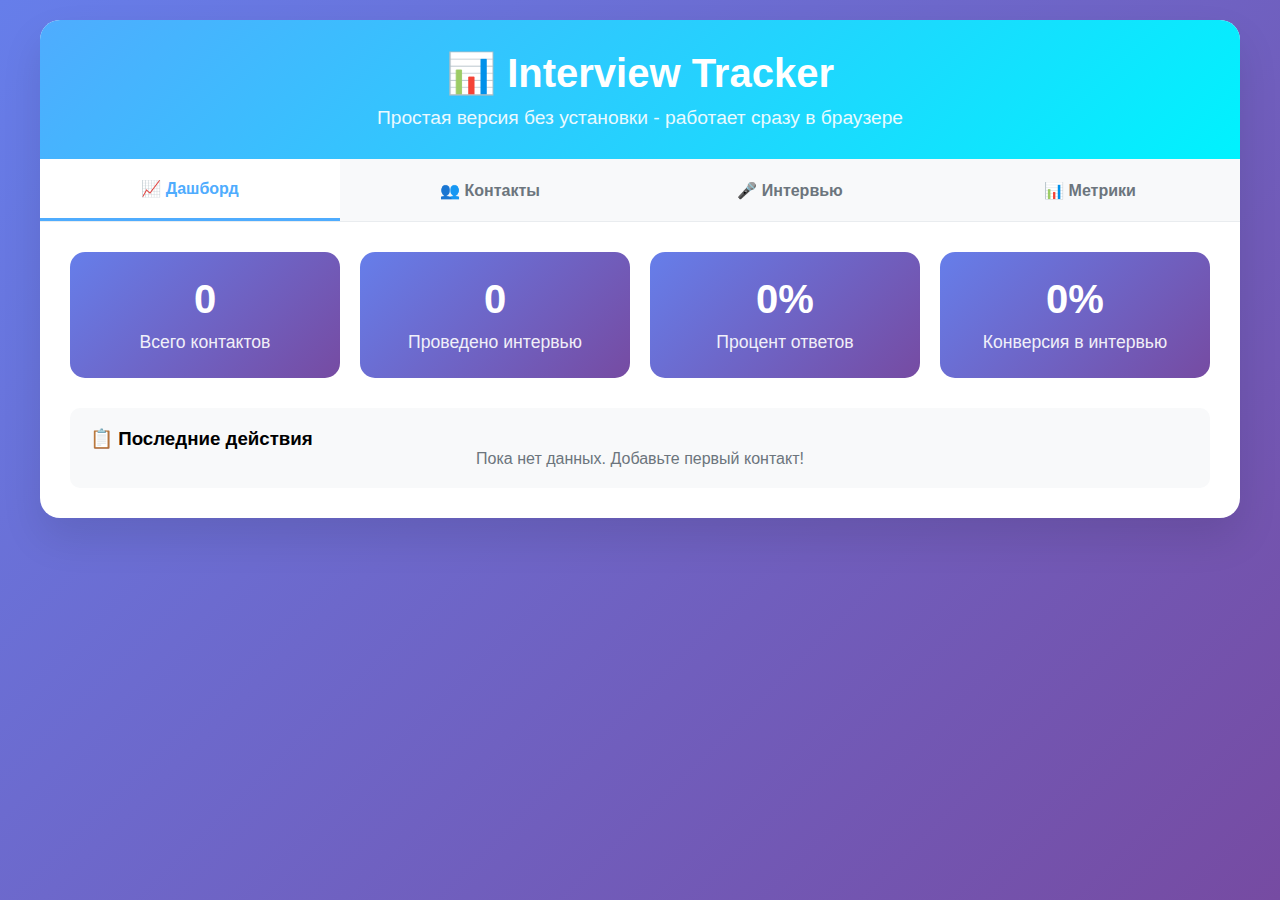
<file: simple-tracker.html>
<!DOCTYPE html>
<html lang="ru">
<head>
    <meta charset="UTF-8">
    <meta name="viewport" content="width=device-width, initial-scale=1.0">
    <title>📊 Interview Tracker - Простая версия</title>
    <style>
        * {
            margin: 0;
            padding: 0;
            box-sizing: border-box;
        }

        body {
            font-family: -apple-system, BlinkMacSystemFont, 'Segoe UI', Roboto, sans-serif;
            background: linear-gradient(135deg, #667eea 0%, #764ba2 100%);
            min-height: 100vh;
            padding: 20px;
        }

        .container {
            max-width: 1200px;
            margin: 0 auto;
            background: white;
            border-radius: 20px;
            box-shadow: 0 20px 40px rgba(0,0,0,0.1);
            overflow: hidden;
        }

        .header {
            background: linear-gradient(135deg, #4facfe 0%, #00f2fe 100%);
            color: white;
            padding: 30px;
            text-align: center;
        }

        .header h1 {
            font-size: 2.5em;
            margin-bottom: 10px;
        }

        .header p {
            font-size: 1.2em;
            opacity: 0.9;
        }

        .tabs {
            display: flex;
            background: #f8f9fa;
            border-bottom: 1px solid #e9ecef;
        }

        .tab {
            flex: 1;
            padding: 20px;
            text-align: center;
            cursor: pointer;
            border: none;
            background: none;
            font-size: 16px;
            font-weight: 600;
            color: #6c757d;
            transition: all 0.3s ease;
        }

        .tab.active {
            background: white;
            color: #4facfe;
            border-bottom: 3px solid #4facfe;
        }

        .tab:hover {
            background: #e9ecef;
        }

        .content {
            padding: 30px;
        }

        .tab-content {
            display: none;
        }

        .tab-content.active {
            display: block;
        }

        .form-group {
            margin-bottom: 20px;
        }

        .form-group label {
            display: block;
            margin-bottom: 8px;
            font-weight: 600;
            color: #495057;
        }

        .form-group input,
        .form-group select,
        .form-group textarea {
            width: 100%;
            padding: 12px;
            border: 2px solid #e9ecef;
            border-radius: 8px;
            font-size: 16px;
            transition: border-color 0.3s ease;
        }

        .form-group input:focus,
        .form-group select:focus,
        .form-group textarea:focus {
            outline: none;
            border-color: #4facfe;
        }

        .btn {
            background: linear-gradient(135deg, #4facfe 0%, #00f2fe 100%);
            color: white;
            border: none;
            padding: 15px 30px;
            border-radius: 8px;
            font-size: 16px;
            font-weight: 600;
            cursor: pointer;
            transition: transform 0.2s ease;
        }

        .btn:hover {
            transform: translateY(-2px);
        }

        .btn:active {
            transform: translateY(0);
        }

        .stats-grid {
            display: grid;
            grid-template-columns: repeat(auto-fit, minmax(250px, 1fr));
            gap: 20px;
            margin-bottom: 30px;
        }

        .stat-card {
            background: linear-gradient(135deg, #667eea 0%, #764ba2 100%);
            color: white;
            padding: 25px;
            border-radius: 15px;
            text-align: center;
        }

        .stat-card h3 {
            font-size: 2.5em;
            margin-bottom: 10px;
        }

        .stat-card p {
            font-size: 1.1em;
            opacity: 0.9;
        }

        .contact-list {
            background: #f8f9fa;
            border-radius: 10px;
            padding: 20px;
            margin-top: 20px;
        }

        .contact-item {
            background: white;
            padding: 15px;
            margin-bottom: 10px;
            border-radius: 8px;
            border-left: 4px solid #4facfe;
            display: flex;
            justify-content: space-between;
            align-items: center;
        }

        .contact-info h4 {
            margin-bottom: 5px;
            color: #495057;
        }

        .contact-info p {
            color: #6c757d;
            font-size: 14px;
        }

        .status-badge {
            padding: 5px 12px;
            border-radius: 20px;
            font-size: 12px;
            font-weight: 600;
            text-transform: uppercase;
        }

        .status-found { background: #e3f2fd; color: #1976d2; }
        .status-contacted { background: #fff3e0; color: #f57c00; }
        .status-responded { background: #e8f5e8; color: #388e3c; }
        .status-interviewed { background: #f3e5f5; color: #7b1fa2; }

        .loading {
            text-align: center;
            padding: 40px;
            color: #6c757d;
        }

        .success-message {
            background: #d4edda;
            color: #155724;
            padding: 15px;
            border-radius: 8px;
            margin-bottom: 20px;
            border: 1px solid #c3e6cb;
        }

        .error-message {
            background: #f8d7da;
            color: #721c24;
            padding: 15px;
            border-radius: 8px;
            margin-bottom: 20px;
            border: 1px solid #f5c6cb;
        }

        @media (max-width: 768px) {
            .tabs {
                flex-direction: column;
            }
            
            .stats-grid {
                grid-template-columns: 1fr;
            }
            
            .contact-item {
                flex-direction: column;
                align-items: flex-start;
                gap: 10px;
            }
        }
    </style>
</head>
<body>
    <div class="container">
        <div class="header">
            <h1>📊 Interview Tracker</h1>
            <p>Простая версия без установки - работает сразу в браузере</p>
        </div>

        <div class="tabs">
            <button class="tab active" onclick="showTab('dashboard')">📈 Дашборд</button>
            <button class="tab" onclick="showTab('contacts')">👥 Контакты</button>
            <button class="tab" onclick="showTab('interviews')">🎤 Интервью</button>
            <button class="tab" onclick="showTab('metrics')">📊 Метрики</button>
        </div>

        <div class="content">
            <!-- ДАШБОРД -->
            <div id="dashboard" class="tab-content active">
                <div class="stats-grid">
                    <div class="stat-card">
                        <h3 id="totalContacts">0</h3>
                        <p>Всего контактов</p>
                    </div>
                    <div class="stat-card">
                        <h3 id="totalInterviews">0</h3>
                        <p>Проведено интервью</p>
                    </div>
                    <div class="stat-card">
                        <h3 id="responseRate">0%</h3>
                        <p>Процент ответов</p>
                    </div>
                    <div class="stat-card">
                        <h3 id="conversionRate">0%</h3>
                        <p>Конверсия в интервью</p>
                    </div>
                </div>

                <div class="contact-list">
                    <h3>📋 Последние действия</h3>
                    <div id="recentActivity">
                        <div class="loading">Данные сохраняются локально в браузере</div>
                    </div>
                </div>
            </div>

            <!-- КОНТАКТЫ -->
            <div id="contacts" class="tab-content">
                <h2>👥 Управление контактами</h2>
                
                <form id="contactForm">
                    <div style="display: grid; grid-template-columns: 1fr 1fr; gap: 20px;">
                        <div class="form-group">
                            <label>Имя</label>
                            <input type="text" id="contactName" required>
                        </div>
                        <div class="form-group">
                            <label>Платформа</label>
                            <select id="contactPlatform" required>
                                <option value="">Выберите платформу</option>
                                <option value="telegram">Telegram</option>
                                <option value="linkedin">LinkedIn</option>
                                <option value="discord">Discord</option>
                            </select>
                        </div>
                        <div class="form-group">
                            <label>Username</label>
                            <input type="text" id="contactUsername">
                        </div>
                        <div class="form-group">
                            <label>Роль</label>
                            <input type="text" id="contactRole" placeholder="Frontend Developer">
                        </div>
                        <div class="form-group">
                            <label>Опыт (лет)</label>
                            <input type="number" id="contactExperience" min="0" max="30">
                        </div>
                        <div class="form-group">
                            <label>Компания</label>
                            <input type="text" id="contactCompany">
                        </div>
                    </div>
                    
                    <div class="form-group">
                        <label>Источник (где нашли)</label>
                        <input type="text" id="contactSource" placeholder="@frontend_ru">
                    </div>
                    
                    <div class="form-group">
                        <label>Заметки</label>
                        <textarea id="contactNotes" rows="3"></textarea>
                    </div>
                    
                    <button type="submit" class="btn">➕ Добавить контакт</button>
                </form>

                <div class="contact-list">
                    <h3>📋 Список контактов</h3>
                    <div id="contactsList">
                        <div class="loading">Контакты будут отображаться здесь</div>
                    </div>
                </div>
            </div>

            <!-- ИНТЕРВЬЮ -->
            <div id="interviews" class="tab-content">
                <h2>🎤 Запись интервью</h2>
                
                <form id="interviewForm">
                    <div style="display: grid; grid-template-columns: 1fr 1fr; gap: 20px;">
                        <div class="form-group">
                            <label>Контакт</label>
                            <select id="interviewContact" required>
                                <option value="">Выберите контакт</option>
                            </select>
                        </div>
                        <div class="form-group">
                            <label>Дата интервью</label>
                            <input type="date" id="interviewDate" required>
                        </div>
                        <div class="form-group">
                            <label>Длительность (минут)</label>
                            <input type="number" id="interviewDuration" min="1" max="120" value="15">
                        </div>
                        <div class="form-group">
                            <label>Формат</label>
                            <select id="interviewFormat">
                                <option value="zoom">Zoom</option>
                                <option value="telegram">Telegram</option>
                                <option value="discord">Discord</option>
                                <option value="written">Письменно</option>
                            </select>
                        </div>
                    </div>

                    <h3>📋 Ответы на вопросы</h3>
                    
                    <div style="display: grid; grid-template-columns: 1fr 1fr; gap: 20px;">
                        <div class="form-group">
                            <label>Частота презентаций</label>
                            <select id="presentationFreq">
                                <option value="never">Никогда</option>
                                <option value="rarely">Редко</option>
                                <option value="monthly">Раз в месяц</option>
                                <option value="weekly">Еженедельно</option>
                                <option value="daily">Ежедневно</option>
                            </select>
                        </div>
                        <div class="form-group">
                            <label>Готовность платить</label>
                            <select id="willingToPay">
                                <option value="">Выберите</option>
                                <option value="true">Да</option>
                                <option value="false">Нет</option>
                            </select>
                        </div>
                        <div class="form-group">
                            <label>Ценовой диапазон</label>
                            <select id="priceRange">
                                <option value="">Не указано</option>
                                <option value="$29">$29</option>
                                <option value="$49">$49</option>
                                <option value="$99">$99</option>
                                <option value="$150+">$150+</option>
                                <option value="not_willing">Не готов платить</option>
                            </select>
                        </div>
                        <div class="form-group">
                            <label>Качество интервью</label>
                            <select id="interviewQuality">
                                <option value="excellent">Отличное</option>
                                <option value="good">Хорошее</option>
                                <option value="average">Среднее</option>
                                <option value="poor">Плохое</option>
                            </select>
                        </div>
                    </div>

                    <div class="form-group">
                        <label>Ключевые инсайты (через запятую)</label>
                        <textarea id="keyInsights" rows="3" placeholder="Нужны шаблоны презентаций, Сложно объяснять техническое нетехническим"></textarea>
                    </div>

                    <div class="form-group">
                        <label>Болевые точки (через запятую)</label>
                        <textarea id="painPoints" rows="3" placeholder="Страх публичных выступлений, Нет структуры в презентациях"></textarea>
                    </div>

                    <div class="form-group">
                        <label>Цитаты</label>
                        <textarea id="quotes" rows="3" placeholder="Важные высказывания интервьюируемого"></textarea>
                    </div>

                    <button type="submit" class="btn">💾 Сохранить интервью</button>
                </form>
            </div>

            <!-- МЕТРИКИ -->
            <div id="metrics" class="tab-content">
                <h2>📊 Ежедневные метрики</h2>
                
                <form id="metricsForm">
                    <div class="form-group">
                        <label>Дата</label>
                        <input type="date" id="metricsDate" required>
                    </div>
                    
                    <div style="display: grid; grid-template-columns: repeat(3, 1fr); gap: 20px;">
                        <div class="form-group">
                            <label>Найдено групп</label>
                            <input type="number" id="groupsFound" min="0">
                        </div>
                        <div class="form-group">
                            <label>Найдено контактов</label>
                            <input type="number" id="contactsFound" min="0">
                        </div>
                        <div class="form-group">
                            <label>Отправлено сообщений</label>
                            <input type="number" id="messagesSent" min="0">
                        </div>
                        <div class="form-group">
                            <label>Получено ответов</label>
                            <input type="number" id="responsesReceived" min="0">
                        </div>
                        <div class="form-group">
                            <label>Запланировано интервью</label>
                            <input type="number" id="interviewsScheduled" min="0">
                        </div>
                        <div class="form-group">
                            <label>Проведено интервью</label>
                            <input type="number" id="interviewsCompleted" min="0">
                        </div>
                    </div>
                    
                    <div class="form-group">
                        <label>Время потрачено (минут)</label>
                        <input type="number" id="timeSpent" min="0">
                    </div>
                    
                    <div class="form-group">
                        <label>Заметки</label>
                        <textarea id="metricsNotes" rows="3"></textarea>
                    </div>
                    
                    <button type="submit" class="btn">📈 Сохранить метрики</button>
                </form>
            </div>
        </div>
    </div>

    <script>
        // Простая система хранения данных в localStorage
        class SimpleTracker {
            constructor() {
                this.storageKey = 'interview-tracker-data';
                this.data = this.loadData();
            }

            loadData() {
                const stored = localStorage.getItem(this.storageKey);
                return stored ? JSON.parse(stored) : {
                    contacts: [],
                    interviews: [],
                    metrics: []
                };
            }

            saveData() {
                localStorage.setItem(this.storageKey, JSON.stringify(this.data));
            }

            addContact(contactData) {
                const contact = {
                    id: Date.now().toString(),
                    ...contactData,
                    status: 'found',
                    createdAt: new Date().toISOString()
                };
                
                this.data.contacts.push(contact);
                this.saveData();
                return contact.id;
            }

            recordInterview(contactId, interviewData) {
                const interview = {
                    id: Date.now().toString(),
                    contactId: contactId,
                    ...interviewData,
                    createdAt: new Date().toISOString()
                };
                
                this.data.interviews.push(interview);
                
                // Обновляем статус контакта
                const contact = this.data.contacts.find(c => c.id === contactId);
                if (contact) {
                    contact.status = 'interviewed';
                }
                
                this.saveData();
                return interview.id;
            }

            recordMetrics(date, metrics) {
                const dailyMetrics = {
                    id: Date.now().toString(),
                    date: date,
                    ...metrics,
                    createdAt: new Date().toISOString()
                };
                
                this.data.metrics.push(dailyMetrics);
                this.saveData();
                return dailyMetrics.id;
            }

            getStats() {
                const contacts = this.data.contacts;
                const interviews = this.data.interviews;
                
                const stats = {
                    contacts: {
                        total: contacts.length,
                        byStatus: this.groupBy(contacts, 'status')
                    },
                    interviews: {
                        total: interviews.length
                    },
                    messages: {
                        responseRate: this.calculateResponseRate(contacts)
                    },
                    conversion: {
                        contactToInterview: this.calculateConversion(contacts, 'interviewed')
                    }
                };

                return stats;
            }

            groupBy(array, key) {
                return array.reduce((groups, item) => {
                    const value = item[key] || 'unknown';
                    groups[value] = (groups[value] || 0) + 1;
                    return groups;
                }, {});
            }

            calculateConversion(contacts, targetStatus) {
                const total = contacts.length;
                const converted = contacts.filter(c => c.status === targetStatus).length;
                return total > 0 ? (converted / total * 100).toFixed(2) + '%' : '0%';
            }

            calculateResponseRate(contacts) {
                const contacted = contacts.filter(c => c.status !== 'found').length;
                const responded = contacts.filter(c => ['responded', 'interviewed'].includes(c.status)).length;
                return contacted > 0 ? (responded / contacted * 100).toFixed(2) + '%' : '0%';
            }

            getContacts() {
                return this.data.contacts;
            }
        }

        // Главное приложение
        class App {
            constructor() {
                this.tracker = new SimpleTracker();
                this.init();
            }

            init() {
                console.log('🚀 Инициализация простого трекера...');
                
                const today = new Date().toISOString().split('T')[0];
                document.getElementById('interviewDate').value = today;
                document.getElementById('metricsDate').value = today;

                this.bindEvents();
                this.loadDashboard();
                this.loadContacts();
                this.loadContactsForInterview();
            }

            bindEvents() {
                document.getElementById('contactForm').addEventListener('submit', (e) => {
                    e.preventDefault();
                    this.addContact();
                });

                document.getElementById('interviewForm').addEventListener('submit', (e) => {
                    e.preventDefault();
                    this.recordInterview();
                });

                document.getElementById('metricsForm').addEventListener('submit', (e) => {
                    e.preventDefault();
                    this.recordMetrics();
                });
            }

            loadDashboard() {
                const stats = this.tracker.getStats();
                
                document.getElementById('totalContacts').textContent = stats.contacts.total;
                document.getElementById('totalInterviews').textContent = stats.interviews.total;
                document.getElementById('responseRate').textContent = stats.messages.responseRate;
                document.getElementById('conversionRate').textContent = stats.conversion.contactToInterview;

                this.showRecentActivity(stats);
            }

            showRecentActivity(stats) {
                const container = document.getElementById('recentActivity');
                
                if (stats.contacts.total === 0) {
                    container.innerHTML = '<p style="text-align: center; color: #6c757d;">Пока нет данных. Добавьте первый контакт!</p>';
                    return;
                }

                let html = '<h4>📈 Статистика по статусам:</h4>';
                
                Object.entries(stats.contacts.byStatus).forEach(([status, count]) => {
                    const statusText = {
                        'found': 'Найдено',
                        'contacted': 'Связались',
                        'responded': 'Ответили',
                        'interviewed': 'Интервью проведено'
                    };
                    
                    html += `
                        <div class="contact-item">
                            <div class="contact-info">
                                <h4>${statusText[status] || status}</h4>
                                <p>${count} контактов</p>
                            </div>
                            <span class="status-badge status-${status}">${count}</span>
                        </div>
                    `;
                });

                container.innerHTML = html;
            }

            addContact() {
                const contactData = {
                    name: document.getElementById('contactName').value,
                    platform: document.getElementById('contactPlatform').value,
                    username: document.getElementById('contactUsername').value,
                    role: document.getElementById('contactRole').value,
                    experience: parseInt(document.getElementById('contactExperience').value) || 0,
                    company: document.getElementById('contactCompany').value,
                    source: document.getElementById('contactSource').value,
                    notes: document.getElementById('contactNotes').value
                };

                this.tracker.addContact(contactData);
                
                this.showSuccess('✅ Контакт успешно добавлен!');
                document.getElementById('contactForm').reset();
                
                this.loadContacts();
                this.loadContactsForInterview();
                this.loadDashboard();
            }

            loadContacts() {
                const contacts = this.tracker.getContacts();
                const container = document.getElementById('contactsList');
                
                if (contacts.length === 0) {
                    container.innerHTML = '<p style="text-align: center; color: #6c757d;">Контакты не найдены</p>';
                    return;
                }

                let html = '';
                contacts.forEach(contact => {
                    const statusText = {
                        'found': 'Найдено',
                        'contacted': 'Связались', 
                        'responded': 'Ответили',
                        'interviewed': 'Интервью проведено'
                    };
                    
                    html += `
                        <div class="contact-item">
                            <div class="contact-info">
                                <h4>${contact.name} (${contact.platform})</h4>
                                <p>${contact.role} • ${contact.company || 'Компания не указана'}</p>
                            </div>
                            <span class="status-badge status-${contact.status}">${statusText[contact.status]}</span>
                        </div>
                    `;
                });
                
                container.innerHTML = html;
            }

            loadContactsForInterview() {
                const contacts = this.tracker.getContacts();
                const select = document.getElementById('interviewContact');
                
                select.innerHTML = '<option value="">Выберите контакт</option>';
                
                contacts.forEach(contact => {
                    const option = document.createElement('option');
                    option.value = contact.id;
                    option.textContent = `${contact.name} (${contact.platform})`;
                    select.appendChild(option);
                });
            }

            recordInterview() {
                const contactId = document.getElementById('interviewContact').value;
                
                if (!contactId) {
                    this.showError('Выберите контакт для интервью');
                    return;
                }

                const interviewData = {
                    date: document.getElementById('interviewDate').value,
                    duration: parseInt(document.getElementById('interviewDuration').value) || 15,
                    format: document.getElementById('interviewFormat').value,
                    answers: {
                        presentationFrequency: document.getElementById('presentationFreq').value,
                        willingToPay: document.getElementById('willingToPay').value === 'true',
                        priceRange: document.getElementById('priceRange').value
                    },
                    keyInsights: document.getElementById('keyInsights').value.split(',').map(s => s.trim()).filter(s => s),
                    painPoints: document.getElementById('painPoints').value.split(',').map(s => s.trim()).filter(s => s),
                    quotes: document.getElementById('quotes').value.split('\n').filter(s => s.trim()),
                    quality: document.getElementById('interviewQuality').value
                };

                this.tracker.recordInterview(contactId, interviewData);
                
                this.showSuccess('✅ Интервью успешно записано!');
                document.getElementById('interviewForm').reset();
                
                this.loadDashboard();
                this.loadContacts();
            }

            recordMetrics() {
                const date = document.getElementById('metricsDate').value;
                
                const metrics = {
                    groupsFound: parseInt(document.getElementById('groupsFound').value) || 0,
                    contactsFound: parseInt(document.getElementById('contactsFound').value) || 0,
                    messagesSent: parseInt(document.getElementById('messagesSent').value) || 0,
                    responsesReceived: parseInt(document.getElementById('responsesReceived').value) || 0,
                    interviewsScheduled: parseInt(document.getElementById('interviewsScheduled').value) || 0,
                    interviewsCompleted: parseInt(document.getElementById('interviewsCompleted').value) || 0,
                    timeSpent: parseInt(document.getElementById('timeSpent').value) || 0,
                    notes: document.getElementById('metricsNotes').value
                };

                this.tracker.recordMetrics(date, metrics);
                
                this.showSuccess('✅ Метрики успешно сохранены!');
                document.getElementById('metricsForm').reset();
                
                const tomorrow = new Date();
                tomorrow.setDate(tomorrow.getDate() + 1);
                document.getElementById('metricsDate').value = tomorrow.toISOString().split('T')[0];
            }

            showSuccess(message) {
                this.showMessage(message, 'success');
            }

            showError(message) {
                this.showMessage(message, 'error');
            }

            showMessage(message, type) {
                const existingMessages = document.querySelectorAll('.success-message, .error-message');
                existingMessages.forEach(msg => msg.remove());

                const messageDiv = document.createElement('div');
                messageDiv.className = type === 'success' ? 'success-message' : 'error-message';
                messageDiv.textContent = message;

                const activeTab = document.querySelector('.tab-content.active');
                activeTab.insertBefore(messageDiv, activeTab.firstChild);

                setTimeout(() => {
                    messageDiv.remove();
                }, 5000);
            }
        }

        // Переключение вкладок
        function showTab(tabName) {
            document.querySelectorAll('.tab-content').forEach(tab => {
                tab.classList.remove('active');
            });
            
            document.querySelectorAll('.tab').forEach(tab => {
                tab.classList.remove('active');
            });
            
            document.getElementById(tabName).classList.add('active');
            event.target.classList.add('active');
        }

        // Запуск приложения
        document.addEventListener('DOMContentLoaded', () => {
            window.app = new App();
        });
    </script>
</body>
</html>
</file>
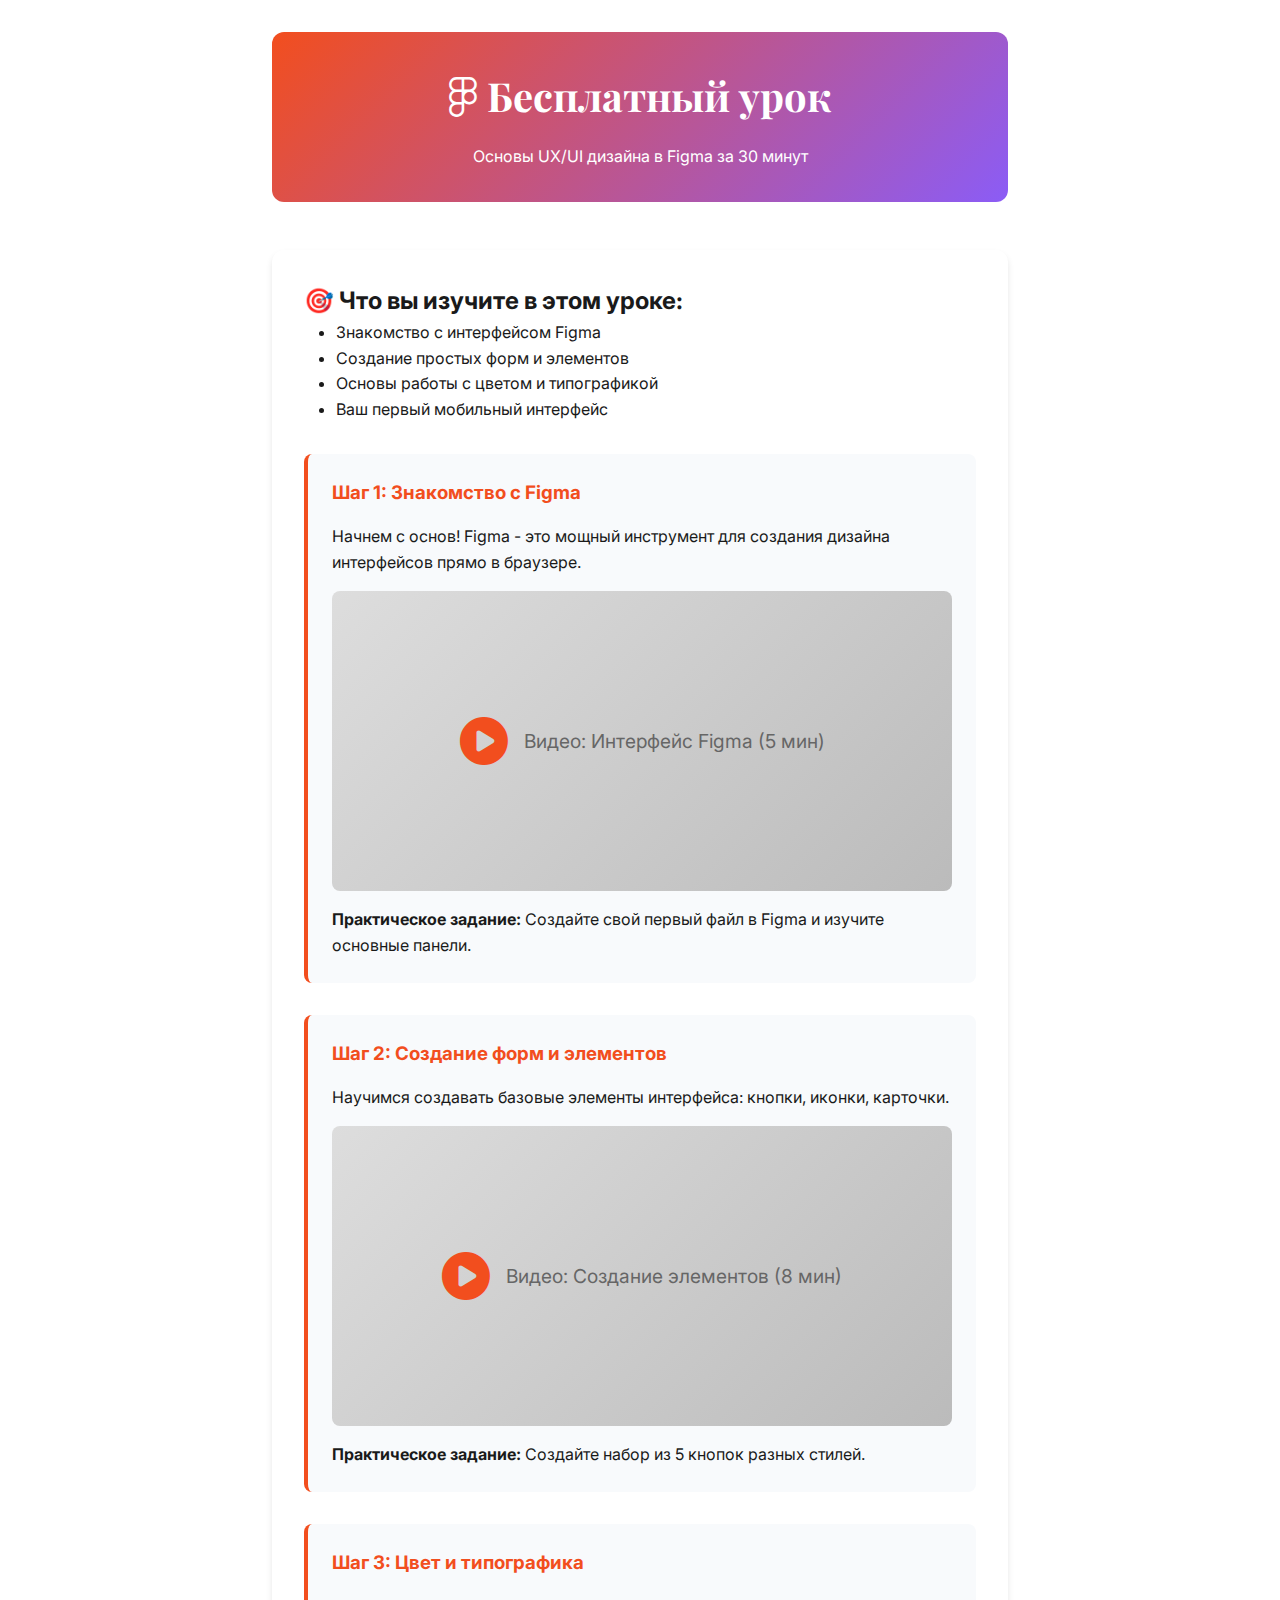
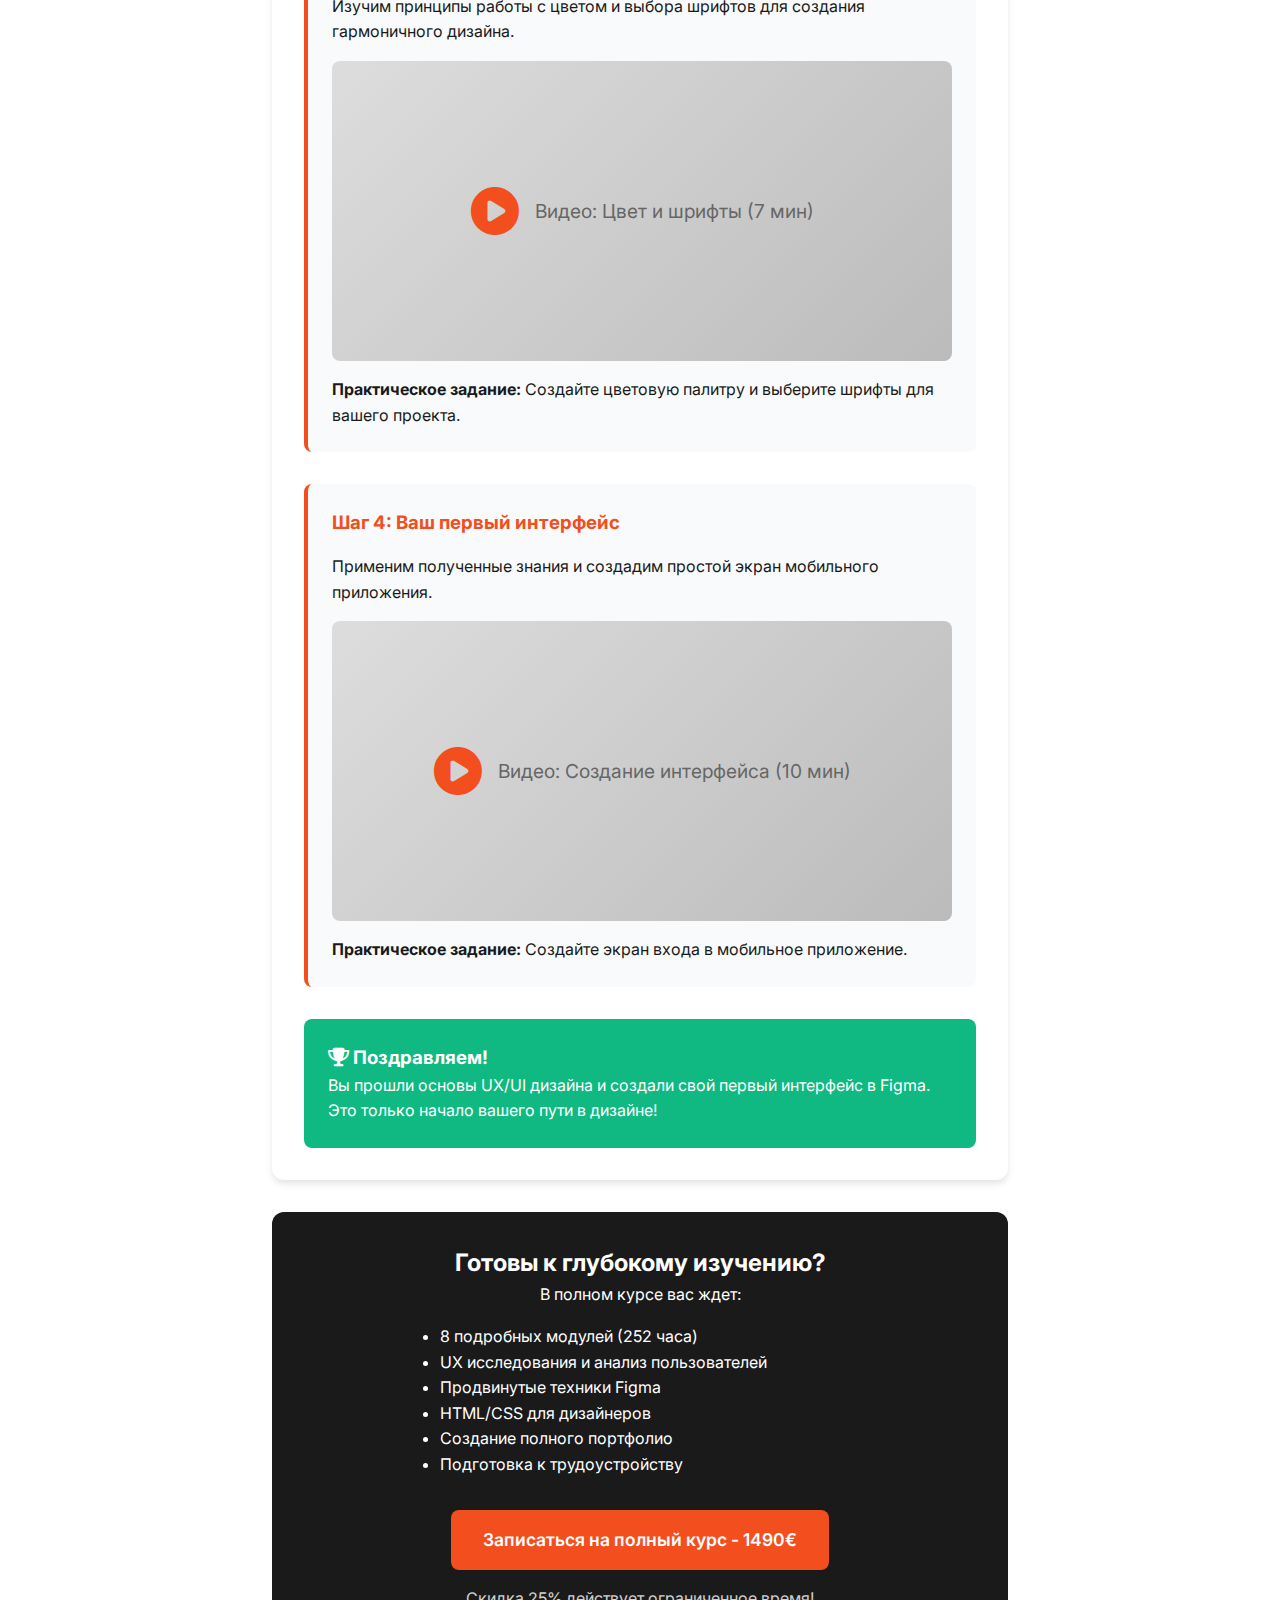
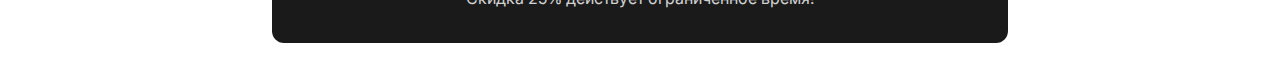
<file: ux-ui-free-lesson.html>
<!DOCTYPE html>
<html lang="ru">
<head>
    <meta charset="UTF-8">
    <meta name="viewport" content="width=device-width, initial-scale=1.0">
    <title>Бесплатный урок: Основы UX/UI дизайна в Figma | DigoClasses</title>
    <meta name="description" content="Бесплатный урок по UX/UI дизайну. Изучите основы Figma и создайте свой первый интерфейс за 30 минут!">
    <link href="https://fonts.googleapis.com/css2?family=Inter:wght@300;400;500;600;700&family=Playfair+Display:wght@400;700&display=swap" rel="stylesheet">
    <link href="https://cdnjs.cloudflare.com/ajax/libs/font-awesome/6.4.0/css/all.min.css" rel="stylesheet">
    
    <style>
        :root {
            --primary: #1a1a1a;
            --accent: #6366f1;
            --figma: #F24E1E;
            --ux-purple: #8B5CF6;
            --success: #10b981;
            --light: #f8fafc;
        }

        * {
            margin: 0;
            padding: 0;
            box-sizing: border-box;
        }

        body {
            font-family: 'Inter', sans-serif;
            line-height: 1.6;
            color: var(--primary);
        }

        .container {
            max-width: 800px;
            margin: 0 auto;
            padding: 2rem;
        }

        .header {
            text-align: center;
            margin-bottom: 3rem;
            padding: 2rem 0;
            background: linear-gradient(135deg, var(--figma) 0%, var(--ux-purple) 100%);
            color: white;
            border-radius: 12px;
        }

        .header h1 {
            font-family: 'Playfair Display', serif;
            font-size: 2.5rem;
            margin-bottom: 1rem;
        }

        .lesson-content {
            background: white;
            padding: 2rem;
            border-radius: 12px;
            box-shadow: 0 4px 6px rgba(0, 0, 0, 0.1);
            margin-bottom: 2rem;
        }

        .lesson-step {
            margin-bottom: 2rem;
            padding: 1.5rem;
            background: var(--light);
            border-radius: 8px;
            border-left: 4px solid var(--figma);
        }

        .lesson-step h3 {
            color: var(--figma);
            margin-bottom: 1rem;
        }

        .video-placeholder {
            width: 100%;
            height: 300px;
            background: linear-gradient(135deg, #ddd 0%, #bbb 100%);
            border-radius: 8px;
            display: flex;
            align-items: center;
            justify-content: center;
            margin: 1rem 0;
            font-size: 1.2rem;
            color: #666;
        }

        .cta-section {
            background: var(--primary);
            color: white;
            padding: 2rem;
            border-radius: 12px;
            text-align: center;
        }

        .cta-button {
            background: var(--figma);
            color: white;
            padding: 1rem 2rem;
            border: none;
            border-radius: 8px;
            font-size: 1.1rem;
            font-weight: 600;
            cursor: pointer;
            text-decoration: none;
            display: inline-block;
            margin-top: 1rem;
            transition: all 0.3s;
        }

        .cta-button:hover {
            background: #e03d0f;
            transform: translateY(-2px);
        }
    </style>
</head>
<body>
    <div class="container">
        <div class="header">
            <h1><i class="fab fa-figma"></i> Бесплатный урок</h1>
            <p>Основы UX/UI дизайна в Figma за 30 минут</p>
        </div>

        <div class="lesson-content">
            <h2>🎯 Что вы изучите в этом уроке:</h2>
            <ul style="margin-left: 2rem; margin-bottom: 2rem;">
                <li>Знакомство с интерфейсом Figma</li>
                <li>Создание простых форм и элементов</li>
                <li>Основы работы с цветом и типографикой</li>
                <li>Ваш первый мобильный интерфейс</li>
            </ul>

            <div class="lesson-step">
                <h3>Шаг 1: Знакомство с Figma</h3>
                <p>Начнем с основ! Figma - это мощный инструмент для создания дизайна интерфейсов прямо в браузере.</p>
                <div class="video-placeholder">
                    <i class="fas fa-play-circle" style="font-size: 3rem; color: var(--figma);"></i>
                    <span style="margin-left: 1rem;">Видео: Интерфейс Figma (5 мин)</span>
                </div>
                <p><strong>Практическое задание:</strong> Создайте свой первый файл в Figma и изучите основные панели.</p>
            </div>

            <div class="lesson-step">
                <h3>Шаг 2: Создание форм и элементов</h3>
                <p>Научимся создавать базовые элементы интерфейса: кнопки, иконки, карточки.</p>
                <div class="video-placeholder">
                    <i class="fas fa-play-circle" style="font-size: 3rem; color: var(--figma);"></i>
                    <span style="margin-left: 1rem;">Видео: Создание элементов (8 мин)</span>
                </div>
                <p><strong>Практическое задание:</strong> Создайте набор из 5 кнопок разных стилей.</p>
            </div>

            <div class="lesson-step">
                <h3>Шаг 3: Цвет и типографика</h3>
                <p>Изучим принципы работы с цветом и выбора шрифтов для создания гармоничного дизайна.</p>
                <div class="video-placeholder">
                    <i class="fas fa-play-circle" style="font-size: 3rem; color: var(--figma);"></i>
                    <span style="margin-left: 1rem;">Видео: Цвет и шрифты (7 мин)</span>
                </div>
                <p><strong>Практическое задание:</strong> Создайте цветовую палитру и выберите шрифты для вашего проекта.</p>
            </div>

            <div class="lesson-step">
                <h3>Шаг 4: Ваш первый интерфейс</h3>
                <p>Применим полученные знания и создадим простой экран мобильного приложения.</p>
                <div class="video-placeholder">
                    <i class="fas fa-play-circle" style="font-size: 3rem; color: var(--figma);"></i>
                    <span style="margin-left: 1rem;">Видео: Создание интерфейса (10 мин)</span>
                </div>
                <p><strong>Практическое задание:</strong> Создайте экран входа в мобильное приложение.</p>
            </div>

            <div style="background: var(--success); color: white; padding: 1.5rem; border-radius: 8px; margin-top: 2rem;">
                <h3><i class="fas fa-trophy"></i> Поздравляем!</h3>
                <p>Вы прошли основы UX/UI дизайна и создали свой первый интерфейс в Figma. Это только начало вашего пути в дизайне!</p>
            </div>
        </div>

        <div class="cta-section">
            <h2>Готовы к глубокому изучению?</h2>
            <p>В полном курсе вас ждет:</p>
            <ul style="text-align: left; margin: 1rem 0; max-width: 400px; margin-left: auto; margin-right: auto;">
                <li>8 подробных модулей (252 часа)</li>
                <li>UX исследования и анализ пользователей</li>
                <li>Продвинутые техники Figma</li>
                <li>HTML/CSS для дизайнеров</li>
                <li>Создание полного портфолио</li>
                <li>Подготовка к трудоустройству</li>
            </ul>
            
            <a href="ux-ui-landing.html" class="cta-button">
                Записаться на полный курс - 1490€
            </a>
            
            <p style="margin-top: 1rem; opacity: 0.8;">Скидка 25% действует ограниченное время!</p>
        </div>
    </div>

    <script>
        // Add interactivity to video placeholders
        document.querySelectorAll('.video-placeholder').forEach(placeholder => {
            placeholder.addEventListener('click', function() {
                alert('Это демо версия. В полной версии здесь будет видео урок!');
            });
            
            placeholder.style.cursor = 'pointer';
        });
    </script>
</body>
</html>
</file>
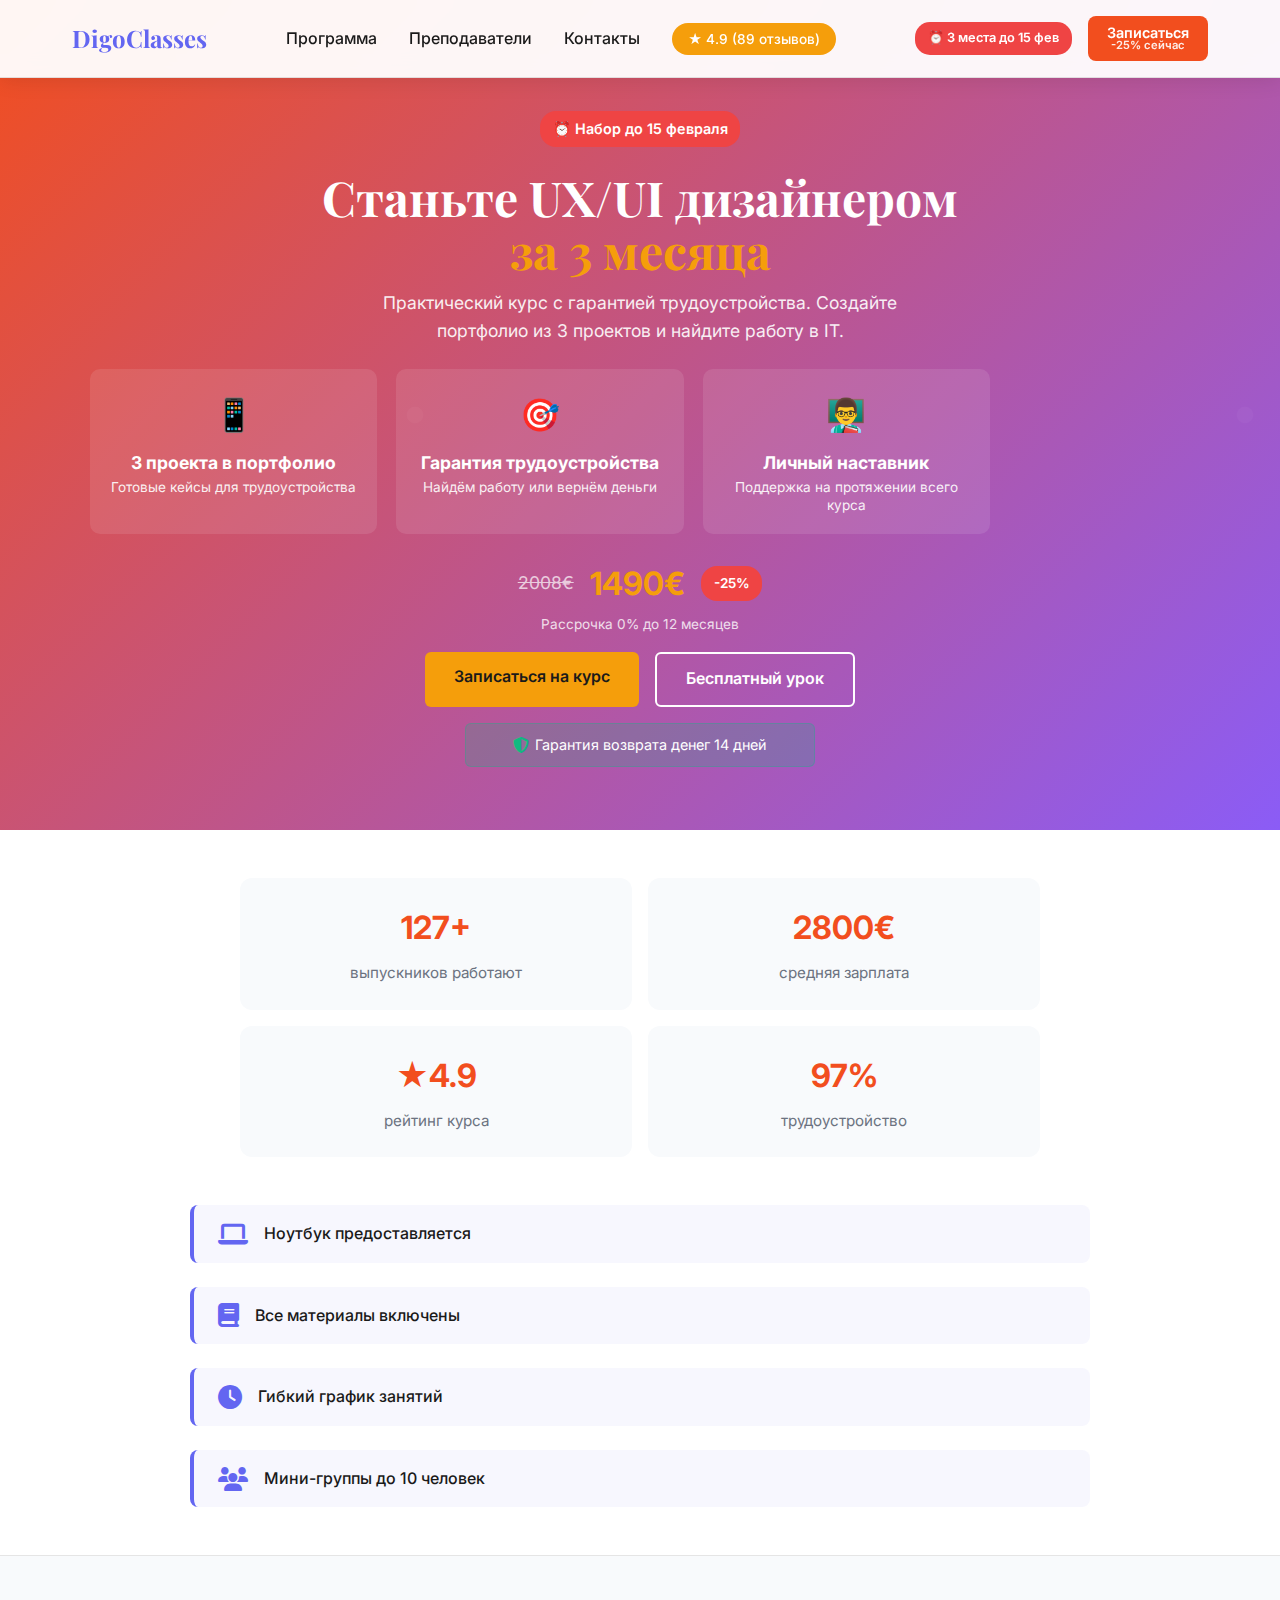
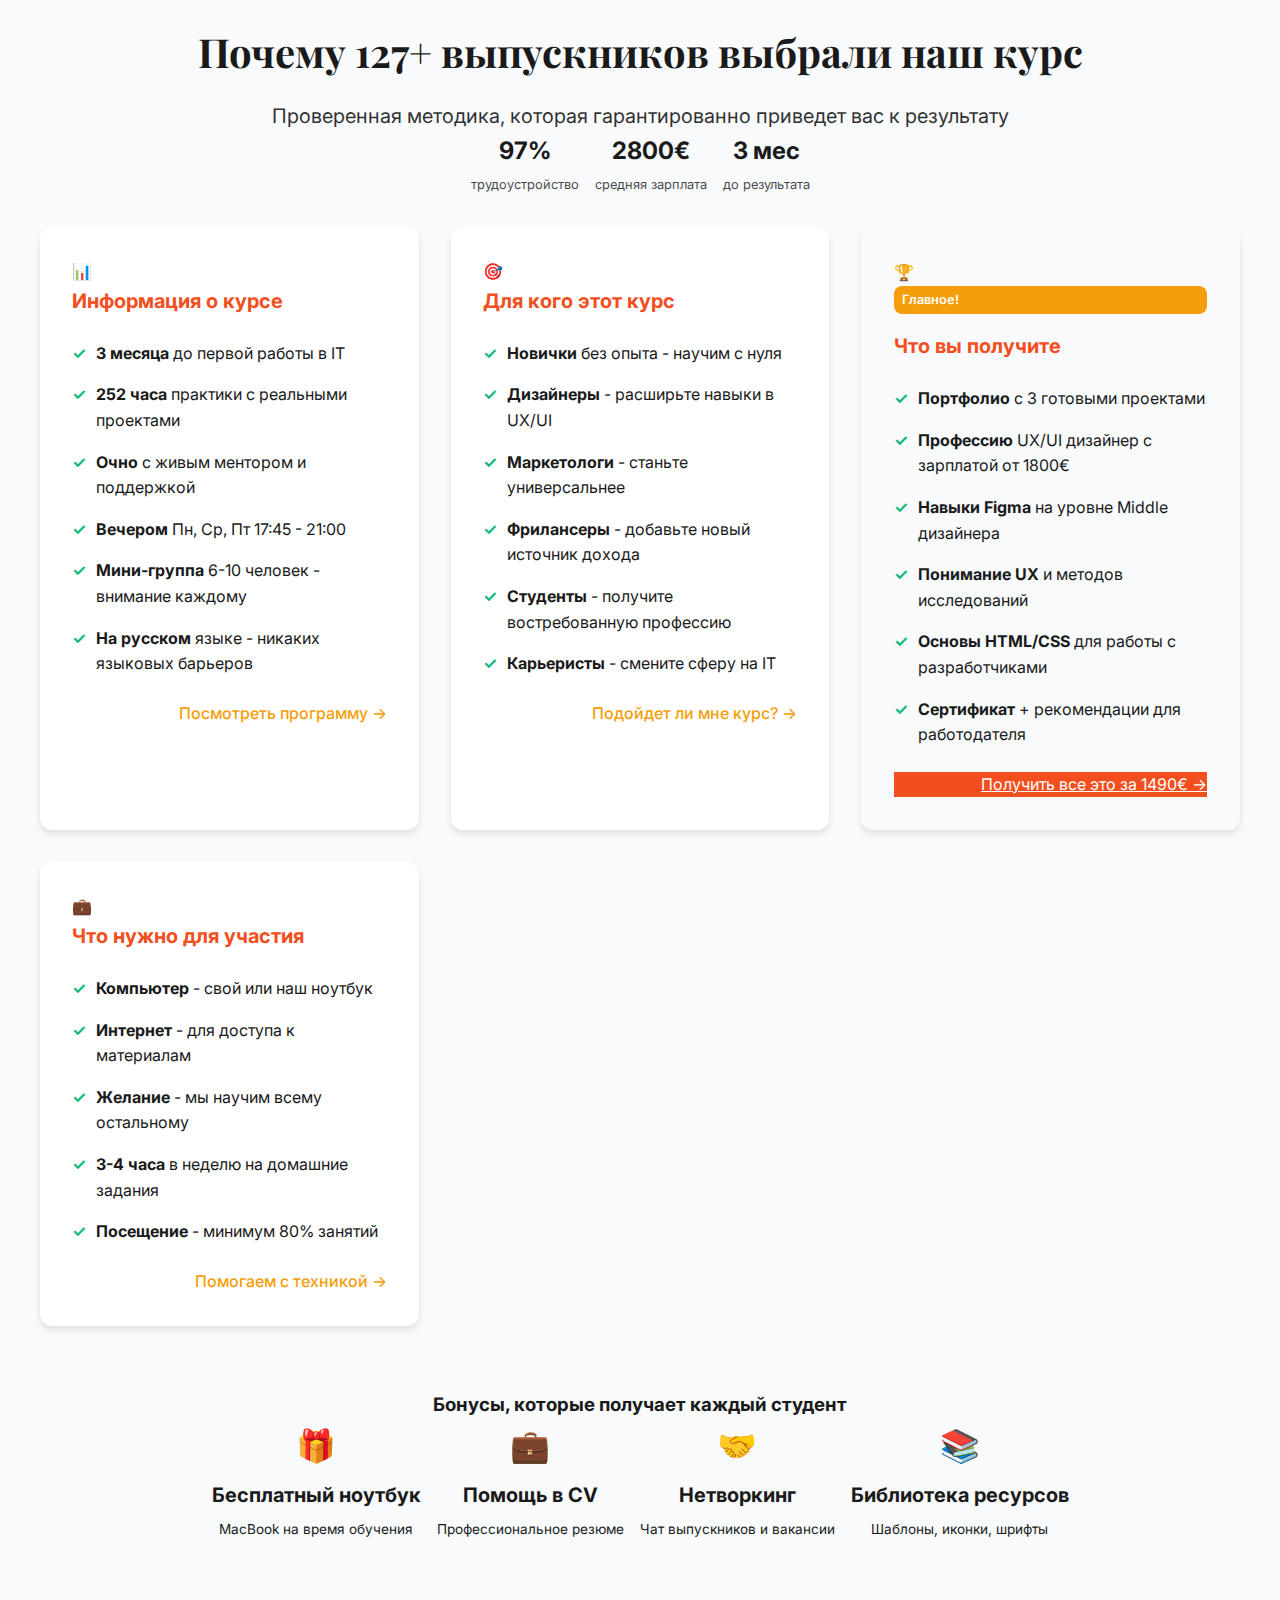
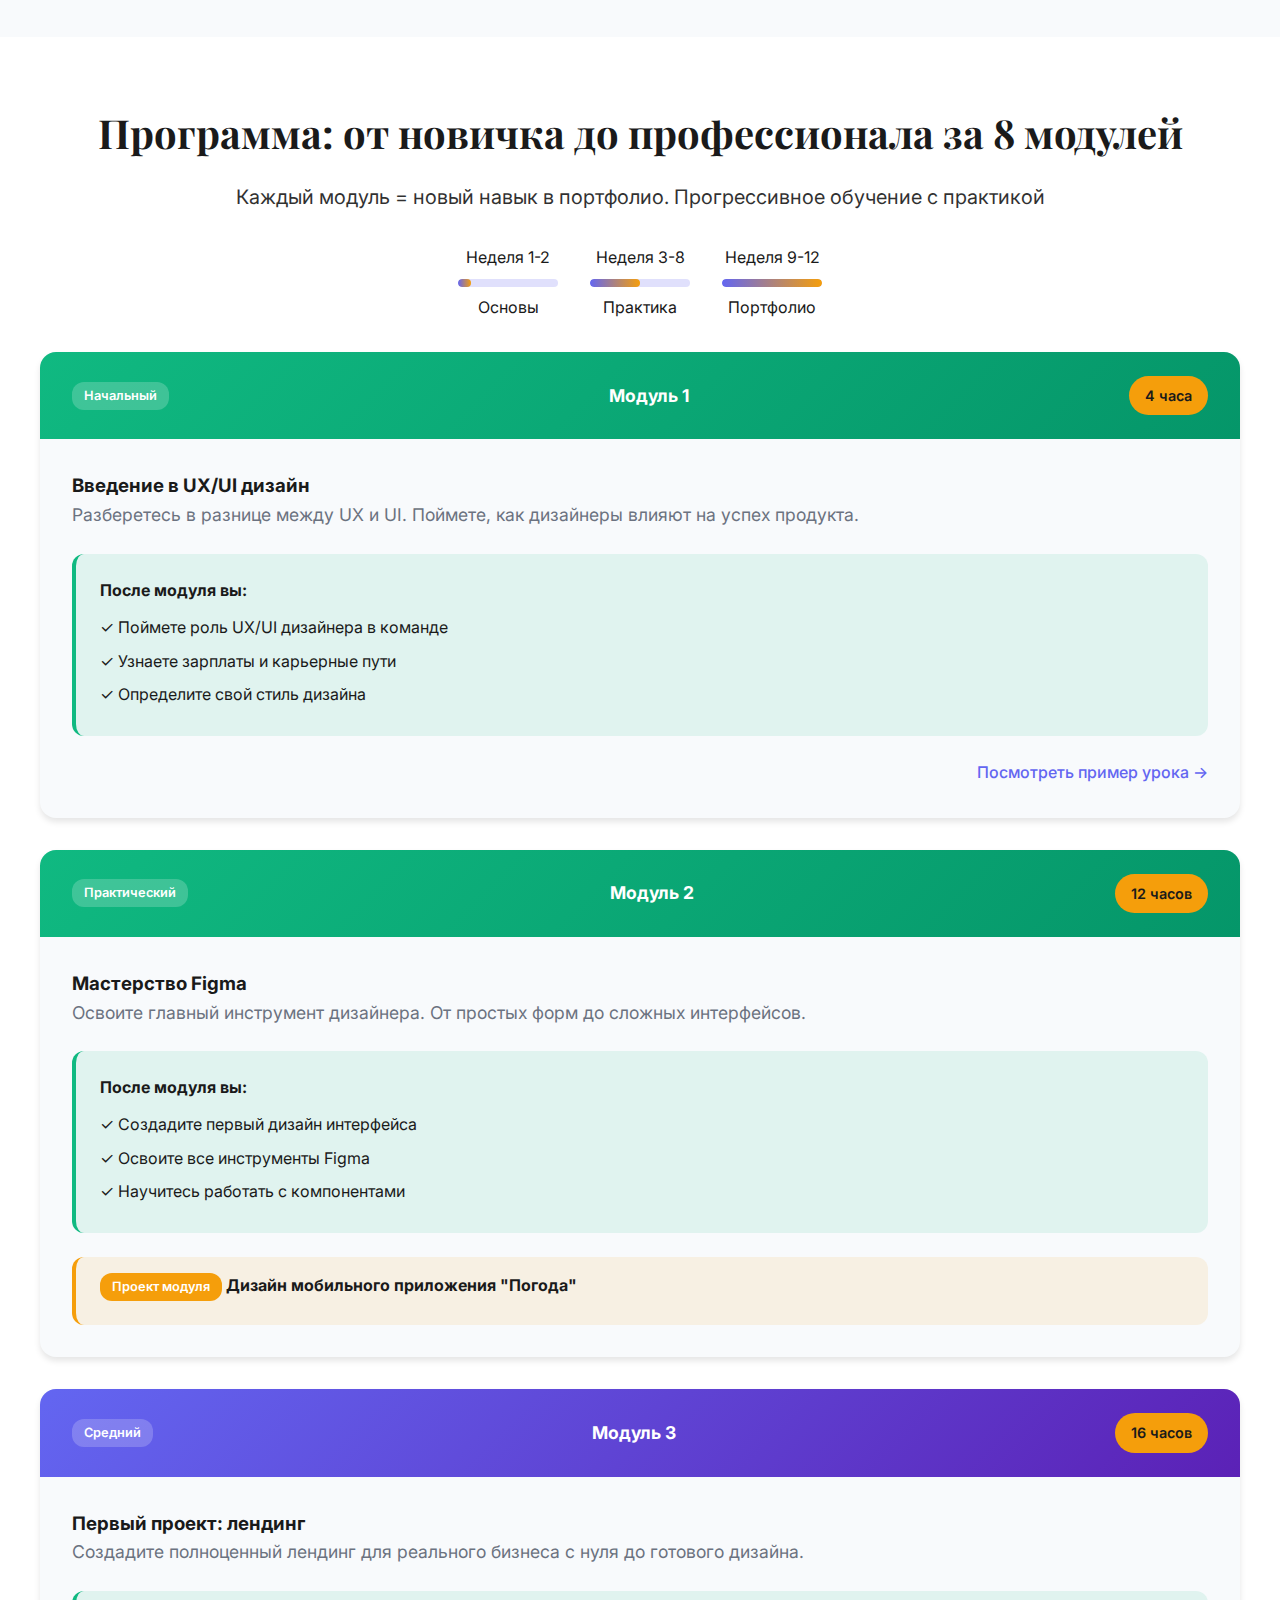
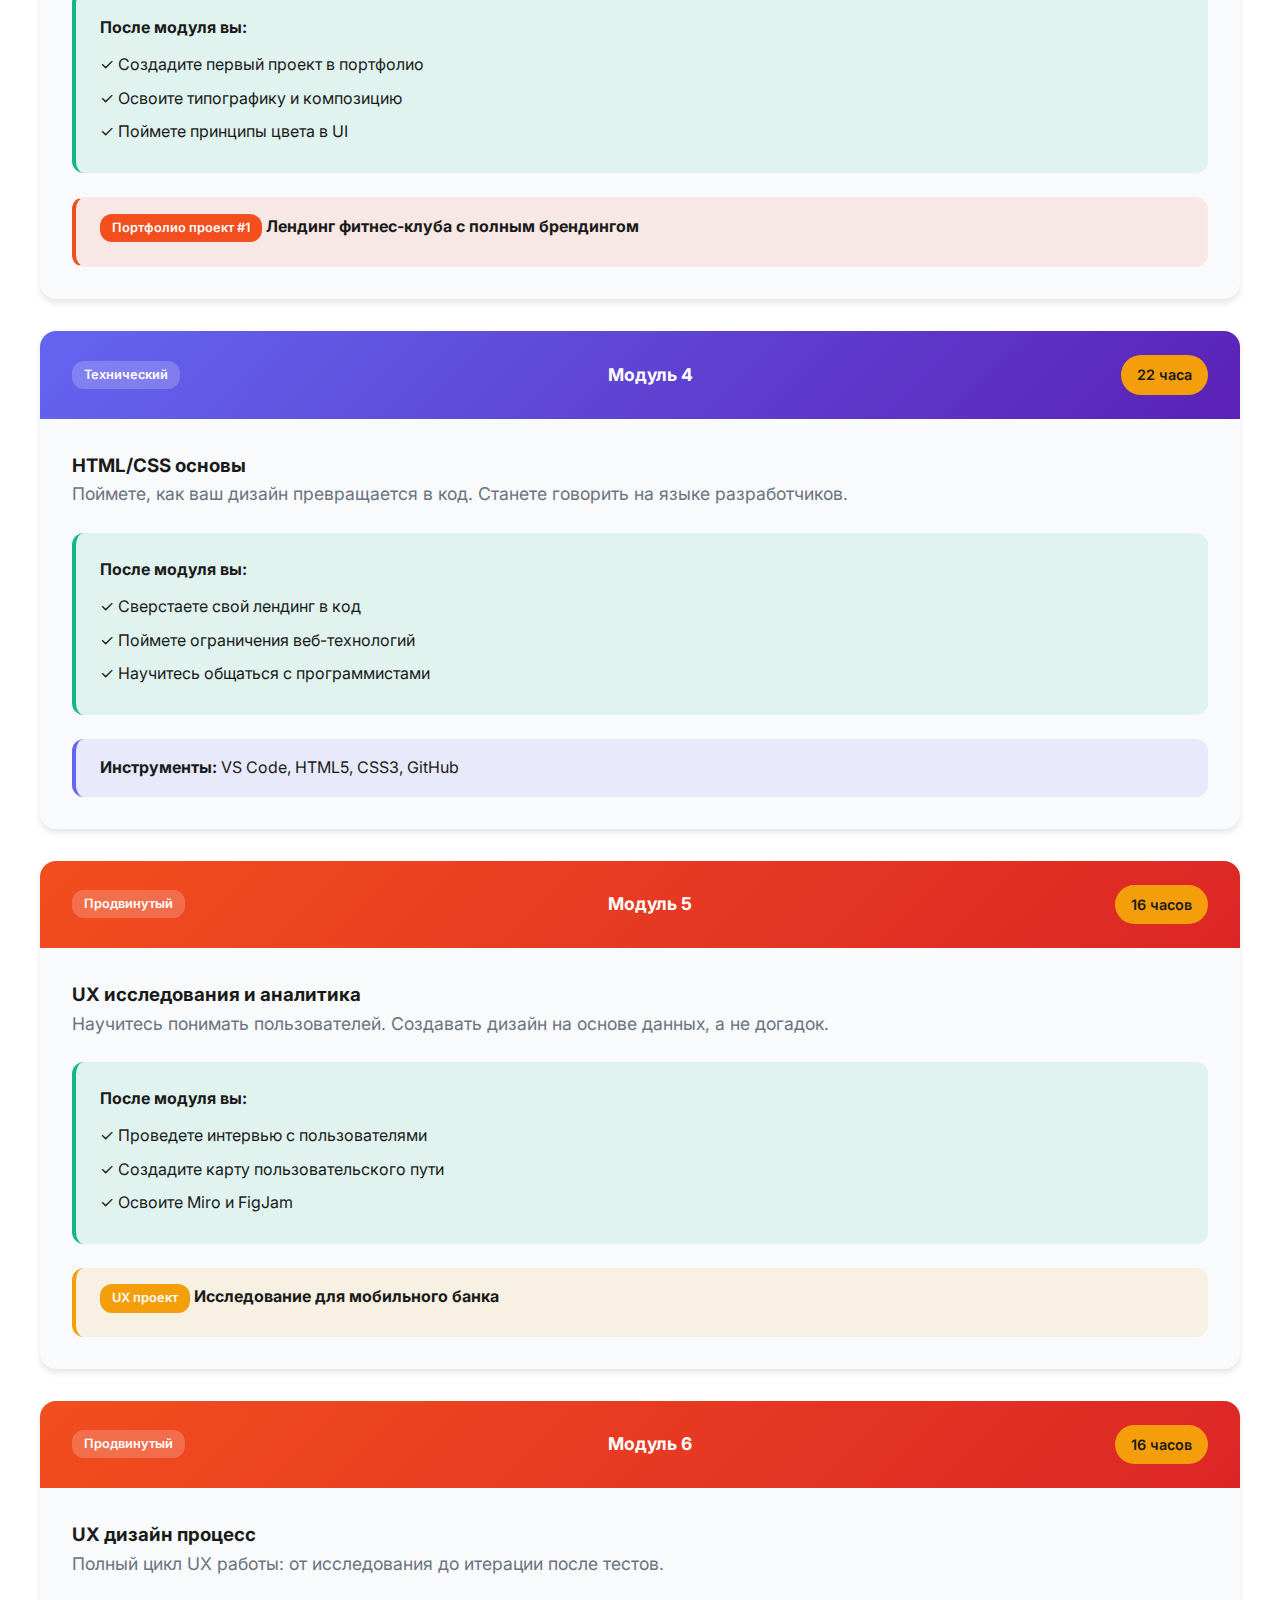
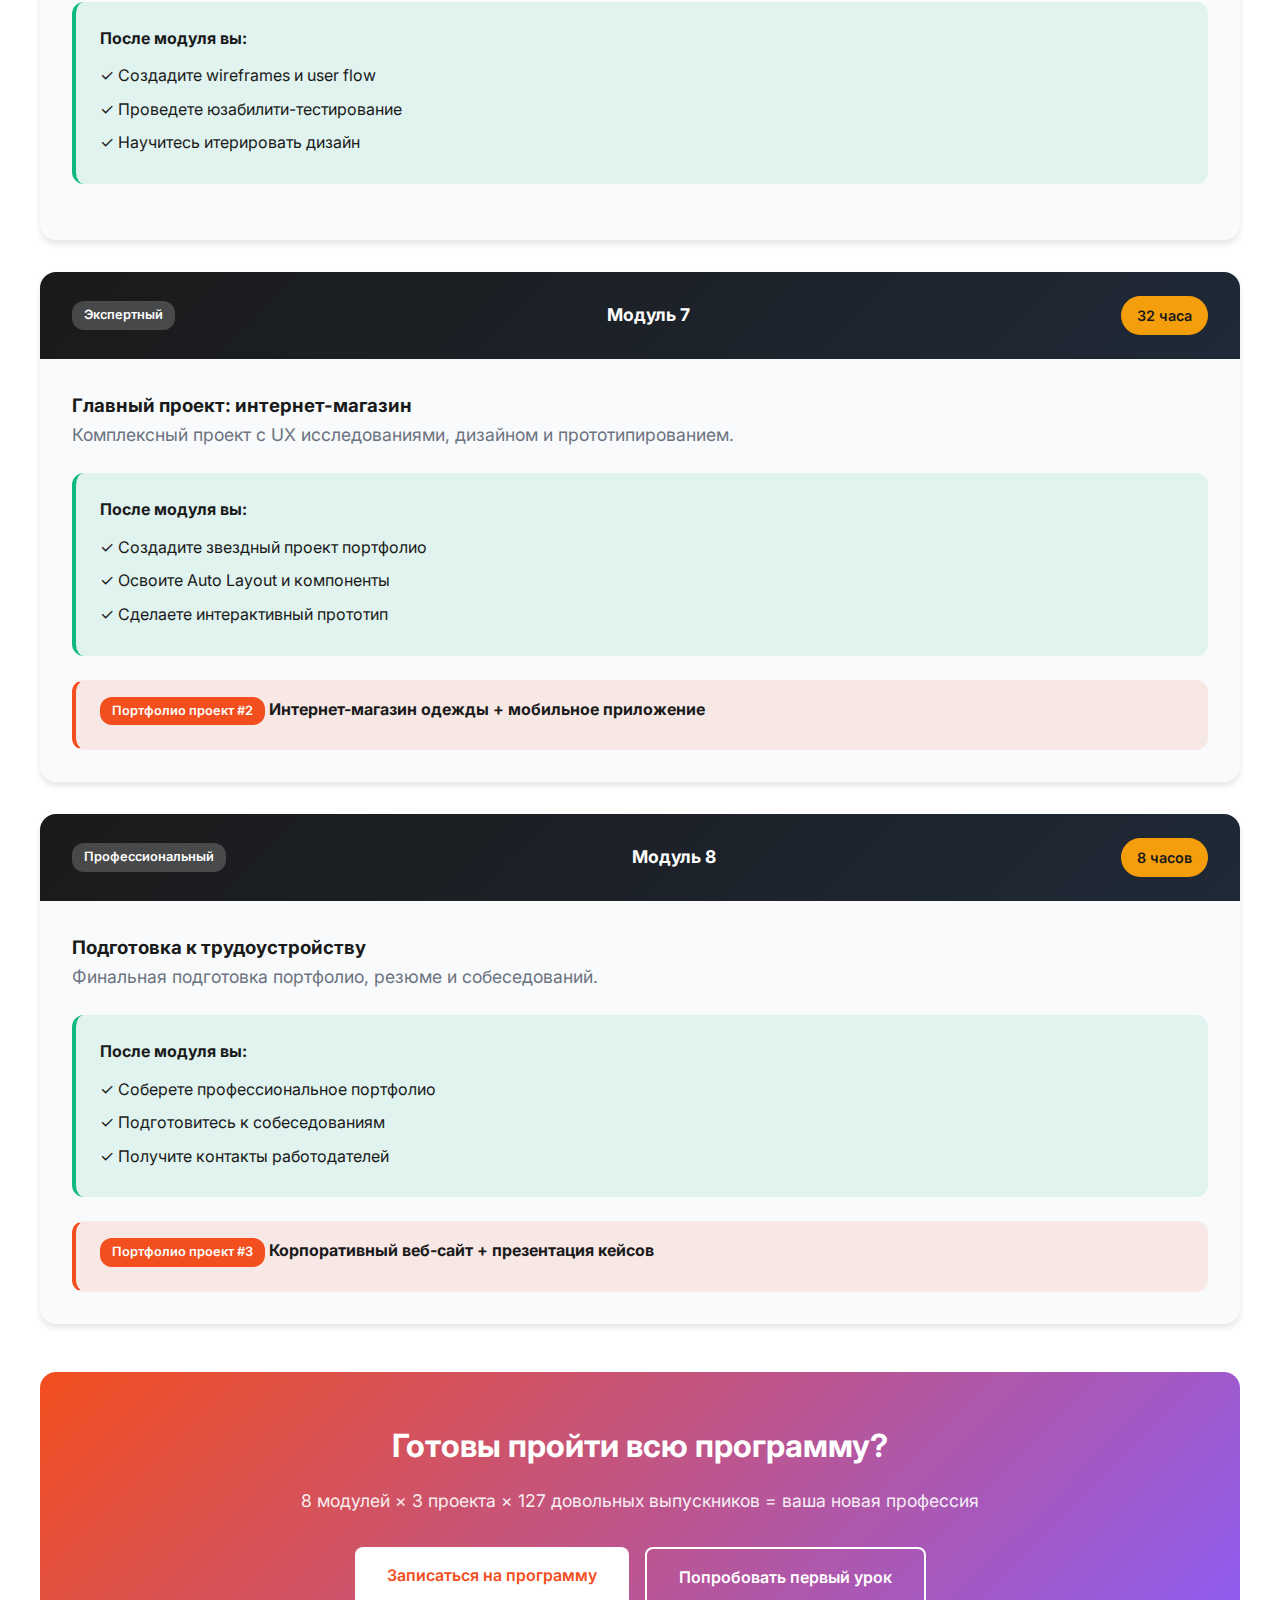
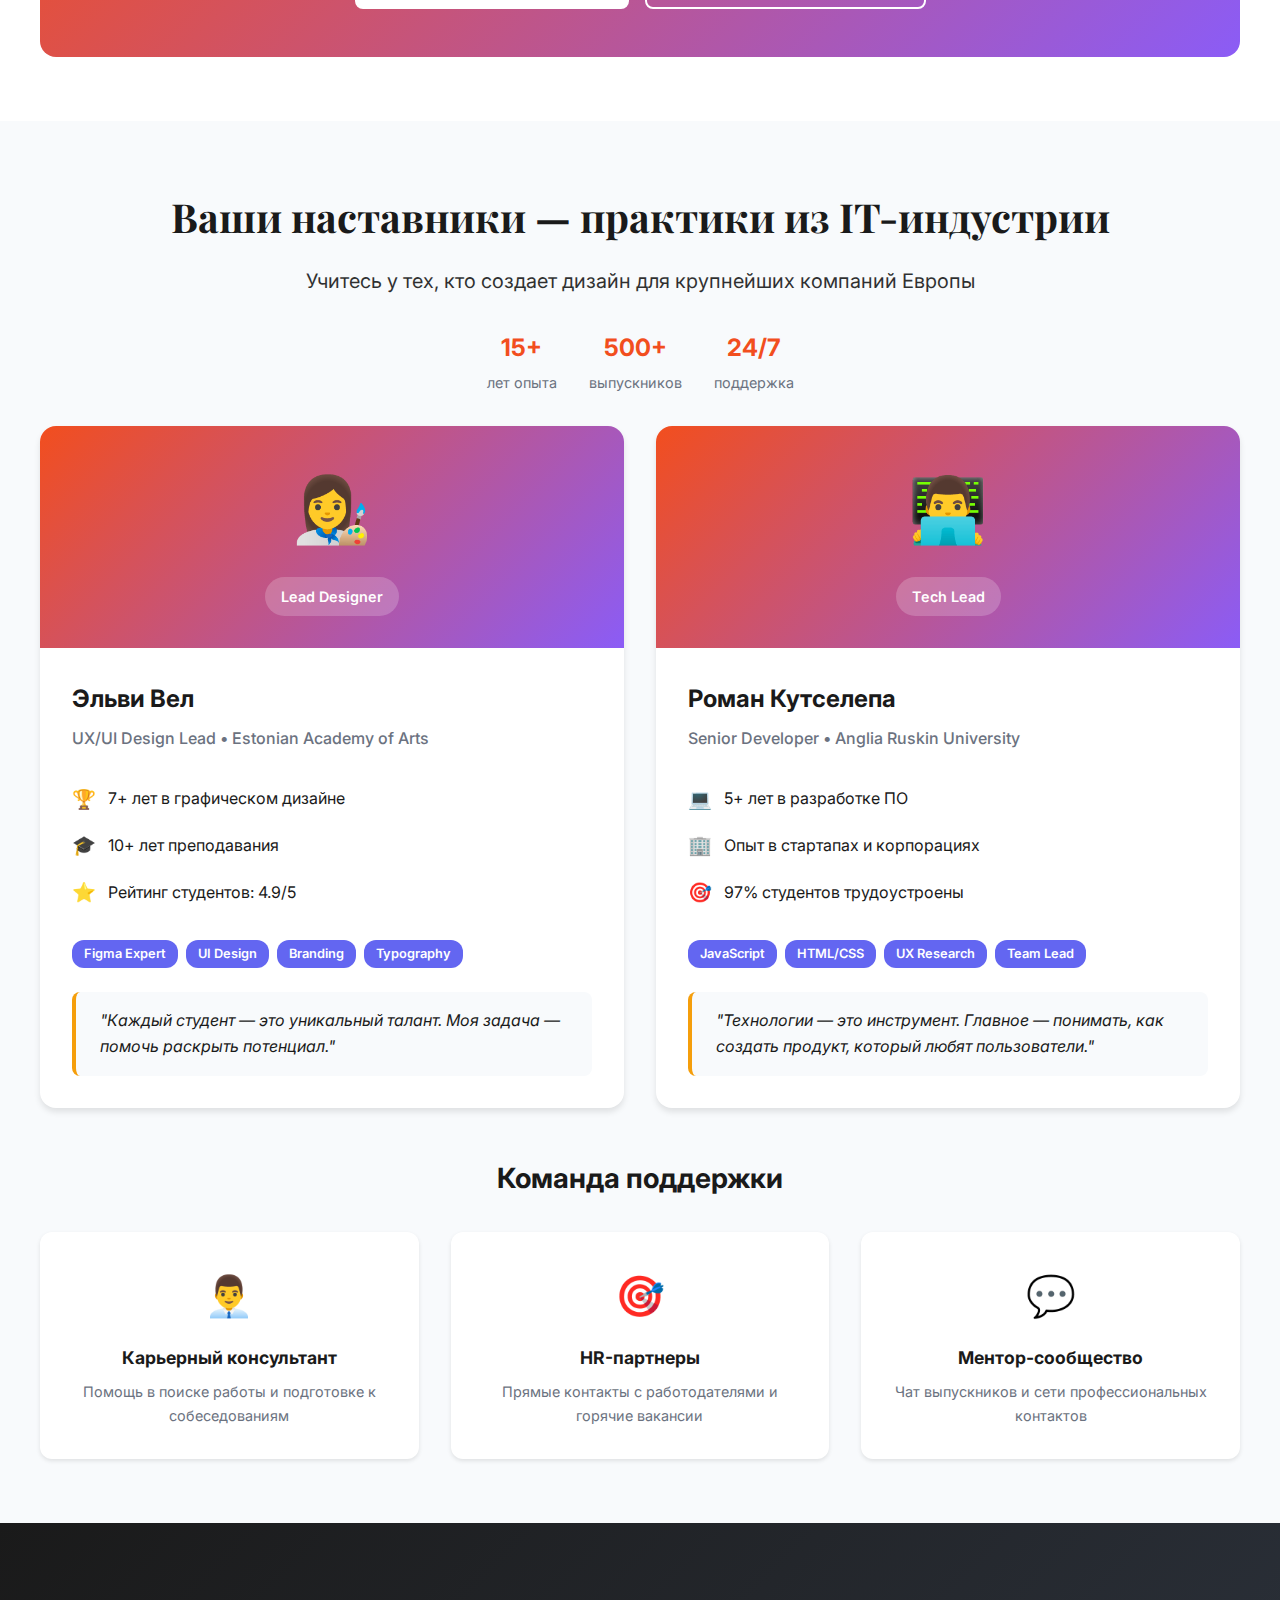
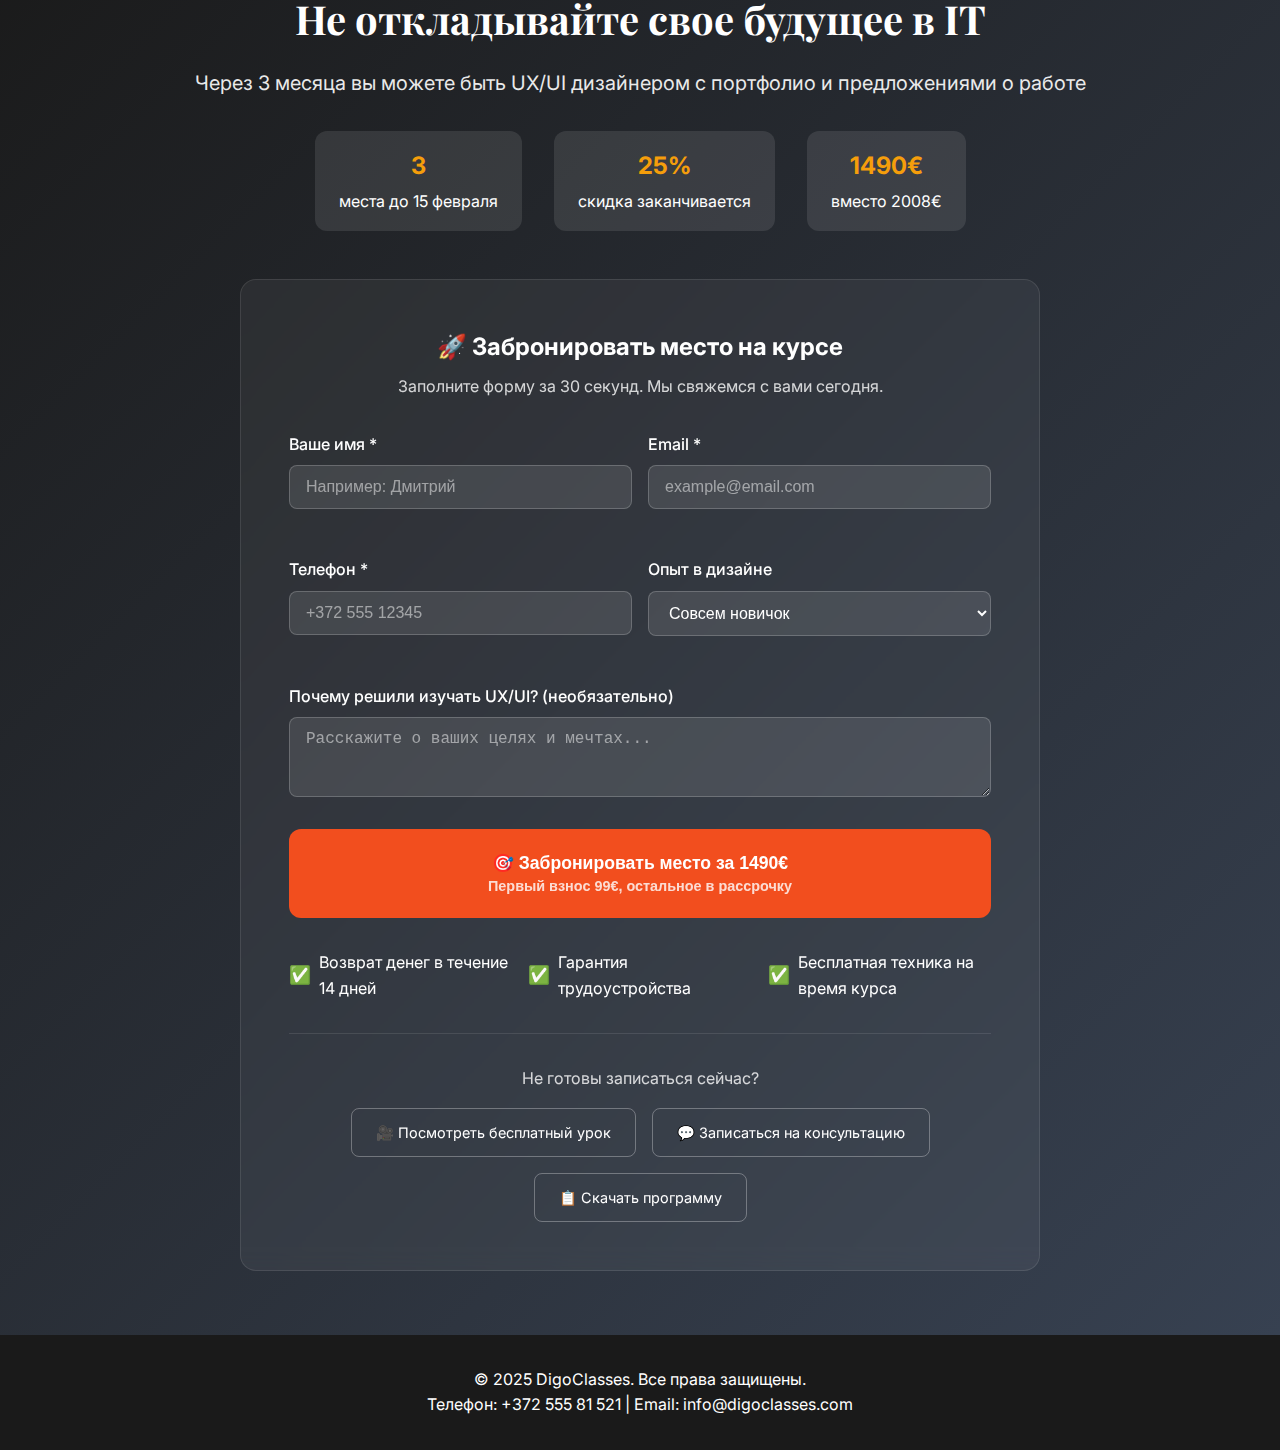
<file: ux-ui-landing.html>
<!DOCTYPE html>
<html lang="ru">
<head>
    <meta charset="UTF-8">
    <meta name="viewport" content="width=device-width, initial-scale=1.0">
    <title>Прототипирование в Figma и UX/UI дизайн | DigoClasses</title>
    <meta name="description" content="Интенсивный курс UX/UI дизайна и прототипирования в Figma. От исследований до готового продукта за 3 месяца. Создайте портфолио и начните карьеру в IT!">
    <meta name="keywords" content="UX UI дизайн, Figma, прототипирование, курс дизайна, IT карьера, веб-дизайн">
    
    <!-- Open Graph -->
    <meta property="og:title" content="Прототипирование в Figma и UX/UI дизайн | DigoClasses">
    <meta property="og:description" content="Интенсивный курс UX/UI дизайна. Научитесь создавать дизайн интерфейсов в Figma и соберите первое портфолио!">
    <meta property="og:type" content="website">
    <meta property="og:image" content="https://images.unsplash.com/photo-1586717791821-3f44a563fa4c?w=1200&h=630&fit=crop">
    
    <!-- Fonts -->
    <link href="https://fonts.googleapis.com/css2?family=Inter:wght@300;400;500;600;700&family=Playfair+Display:wght@400;700&display=swap" rel="stylesheet">
    <link href="https://cdnjs.cloudflare.com/ajax/libs/font-awesome/6.4.0/css/all.min.css" rel="stylesheet">
    
    <style>
        :root {
            --primary: #1a1a1a;
            --accent: #6366f1;
            --secondary: #f59e0b;
            --success: #10b981;
            --danger: #ef4444;
            --light: #f8fafc;
            --white: #ffffff;
            --gray: #6b7280;
            --dark-gray: #374151;
            --figma: #F24E1E;
            --ux-purple: #8B5CF6;
        }

        * {
            margin: 0;
            padding: 0;
            box-sizing: border-box;
        }

        body {
            font-family: 'Inter', sans-serif;
            line-height: 1.6;
            color: var(--primary);
            overflow-x: hidden;
        }

        /* Header */
        .header {
            position: fixed;
            top: 0;
            width: 100%;
            background: rgba(255, 255, 255, 0.95);
            backdrop-filter: blur(10px);
            z-index: 1000;
            padding: 1rem 0;
            border-bottom: 1px solid rgba(0, 0, 0, 0.1);
            box-shadow: 0 2px 20px rgba(0, 0, 0, 0.1);
        }

        .nav {
            max-width: 1200px;
            margin: 0 auto;
            padding: 0 2rem;
            display: flex;
            justify-content: space-between;
            align-items: center;
            gap: 2rem;
        }

        .logo {
            font-family: 'Playfair Display', serif;
            font-size: 1.5rem;
            font-weight: 700;
            color: var(--accent);
        }

        .nav-links {
            display: flex;
            gap: 2rem;
            list-style: none;
            align-items: center;
        }

        .nav-links a {
            text-decoration: none;
            color: var(--primary);
            font-weight: 500;
            transition: all 0.3s;
            padding: 0.5rem 0;
            position: relative;
        }

        .nav-links a:hover {
            color: var(--accent);
        }

        /* REACTION: Социальное доказательство в навигации */
        .nav-social-proof {
            background: linear-gradient(135deg, var(--secondary), #f59e0b);
            color: white !important;
            padding: 0.5rem 1rem !important;
            border-radius: 20px;
            font-weight: 600;
            font-size: 0.85rem;
            animation: subtle-glow 3s ease-in-out infinite;
        }

        @keyframes subtle-glow {
            0%, 100% { box-shadow: 0 0 5px rgba(245, 158, 11, 0.3); }
            50% { box-shadow: 0 0 15px rgba(245, 158, 11, 0.6); }
        }

        /* CUE + TIMING: Блок срочности в header */
        .header-cta-block {
            display: flex;
            align-items: center;
            gap: 1rem;
        }

        .header-urgency {
            background: var(--danger);
            color: white;
            padding: 0.4rem 0.8rem;
            border-radius: 15px;
            font-size: 0.8rem;
            font-weight: 600;
            animation: pulse 2s infinite;
            white-space: nowrap;
        }

        /* EXECUTION: Улучшенная CTA кнопка */
        .header-cta {
            display: flex;
            flex-direction: column;
            align-items: center;
            background: var(--figma);
            color: white;
            padding: 0.6rem 1.2rem;
            border-radius: 8px;
            text-decoration: none;
            font-weight: 600;
            transition: all 0.3s;
            border: none;
            cursor: pointer;
            position: relative;
            overflow: hidden;
        }

        .header-cta::before {
            content: '';
            position: absolute;
            top: 0;
            left: -100%;
            width: 100%;
            height: 100%;
            background: linear-gradient(90deg, transparent, rgba(255,255,255,0.2), transparent);
            transition: left 0.5s;
        }

        .header-cta:hover::before {
            left: 100%;
        }

        .header-cta:hover {
            background: #e03d0f;
            transform: translateY(-2px);
            box-shadow: 0 4px 15px rgba(242, 78, 30, 0.3);
        }

        .cta-main {
            font-size: 0.9rem;
            line-height: 1;
        }

        .cta-sub {
            font-size: 0.7rem;
            opacity: 0.9;
            line-height: 1;
        }

        /* Mobile menu */
        .mobile-menu-btn {
            display: none;
            background: none;
            border: none;
            font-size: 1.5rem;
            cursor: pointer;
            color: var(--primary);
        }

        /* Hero Section - Optimized for 1920x1080 */
        .hero {
            padding: 6rem 2rem 3rem;
            background: linear-gradient(135deg, var(--figma) 0%, var(--ux-purple) 100%);
            color: white;
            text-align: center;
            position: relative;
            overflow: hidden;
            min-height: calc(100vh - 80px);
            display: flex;
            align-items: center;
        }

        .hero::before {
            content: '';
            position: absolute;
            top: 0;
            left: 0;
            right: 0;
            bottom: 0;
            background: url('data:image/svg+xml,<svg xmlns="http://www.w3.org/2000/svg" viewBox="0 0 100 100"><defs><pattern id="grain" width="100" height="100" patternUnits="userSpaceOnUse"><circle cx="50" cy="50" r="1" fill="white" opacity="0.1"/></pattern></defs><rect width="100" height="100" fill="url(%23grain)"/></svg>');
            opacity: 0.3;
        }

        .hero-content {
            max-width: 1100px;
            margin: 0 auto;
            position: relative;
            z-index: 2;
            width: 100%;
        }

        .urgency-badge {
            background: var(--danger);
            color: white;
            padding: 0.4rem 0.8rem;
            border-radius: 16px;
            font-weight: 600;
            font-size: 0.9rem;
            margin-bottom: 1.5rem;
            display: inline-block;
            animation: pulse 2s infinite;
        }

        @keyframes pulse {
            0%, 100% { transform: scale(1); }
            50% { transform: scale(1.05); }
        }

        .hero-title {
            font-family: 'Playfair Display', serif;
            font-size: clamp(2rem, 4.5vw, 3.2rem);
            margin-bottom: 1rem;
            line-height: 1.1;
        }

        .title-highlight {
            color: var(--secondary);
        }

        .subtitle {
            font-size: 1.1rem;
            margin-bottom: 2rem;
            opacity: 0.9;
            max-width: 550px;
            margin-left: auto;
            margin-right: auto;
        }

        .hero-features {
            display: grid;
            grid-template-columns: repeat(3, 1fr);
            gap: 1.5rem;
            margin: 2rem 0;
            max-width: 900px;
            margin-left: auto;
            margin-right: auto;
        }

        .hero-feature {
            background: rgba(255, 255, 255, 0.1);
            padding: 1.5rem 1rem;
            border-radius: 10px;
            text-align: center;
            transition: all 0.3s;
        }

        .hero-feature:hover {
            transform: translateY(-3px);
            background: rgba(255, 255, 255, 0.15);
        }

        .feature-icon {
            font-size: 2rem;
            margin-bottom: 0.75rem;
        }

        .hero-feature h3 {
            font-size: 1.1rem;
            margin-bottom: 0.4rem;
            line-height: 1.2;
        }

        .hero-feature p {
            opacity: 0.9;
            font-size: 0.85rem;
            line-height: 1.3;
        }

        .price-block-simple {
            margin: 1.5rem 0;
        }

        .price-container {
            display: flex;
            justify-content: center;
            align-items: center;
            gap: 1rem;
            flex-wrap: wrap;
            margin-bottom: 0.3rem;
        }

        .original-price {
            font-size: 1.1rem;
            opacity: 0.7;
            text-decoration: line-through;
        }

        .current-price {
            font-size: 2rem;
            font-weight: 700;
            color: var(--secondary);
        }

        .discount-badge {
            background: var(--danger);
            color: white;
            padding: 0.4rem 0.8rem;
            border-radius: 16px;
            font-weight: 600;
            font-size: 0.85rem;
        }

        .price-note {
            opacity: 0.8;
            font-size: 0.85rem;
        }

        .hero-cta {
            display: flex;
            justify-content: center;
            gap: 1rem;
            margin: 1.5rem 0;
            flex-wrap: wrap;
        }

        .cta-button-main,
        .cta-button-secondary {
            padding: 0.8rem 1.8rem;
            border-radius: 6px;
            text-decoration: none;
            font-weight: 600;
            font-size: 1rem;
            transition: all 0.3s;
            min-width: 180px;
            text-align: center;
        }

        .cta-button-main {
            background: var(--secondary);
            color: var(--primary);
        }

        .cta-button-main:hover {
            background: #d97706;
            transform: translateY(-2px);
        }

        .cta-button-secondary {
            background: transparent;
            color: white;
            border: 2px solid white;
        }

        .cta-button-secondary:hover {
            background: white;
            color: var(--primary);
            transform: translateY(-2px);
        }

        .hero-guarantee {
            display: flex;
            align-items: center;
            justify-content: center;
            gap: 0.4rem;
            background: rgba(16, 185, 129, 0.2);
            padding: 0.6rem 1.2rem;
            border-radius: 6px;
            border: 1px solid rgba(16, 185, 129, 0.3);
            margin-top: 1rem;
            max-width: 350px;
            margin-left: auto;
            margin-right: auto;
            font-size: 0.9rem;
        }

        .hero-guarantee i {
            color: var(--success);
            font-size: 1rem;
        }

        /* Course Details */
        .course-details {
            padding: 4rem 2rem;
            background: var(--light);
        }

        .container {
            max-width: 1200px;
            margin: 0 auto;
        }

        .section-header {
            text-align: center;
            margin-bottom: 2rem;
        }

        .section-title {
            font-family: 'Playfair Display', serif;
            font-size: 2.5rem;
            margin-bottom: 1rem;
            color: var(--primary);
        }

        .section-subtitle {
            font-size: 1.25rem;
            opacity: 0.9;
        }

        .success-stats {
            display: flex;
            justify-content: center;
            align-items: center;
            gap: 1rem;
            margin-bottom: 2rem;
        }

        .stat-item {
            display: flex;
            flex-direction: column;
            align-items: center;
            gap: 0.25rem;
        }

        .stat-number {
            font-size: 1.5rem;
            font-weight: 700;
        }

        .stat-label {
            font-size: 0.8rem;
            opacity: 0.8;
        }

        .course-overview {
            display: grid;
            grid-template-columns: repeat(auto-fit, minmax(300px, 1fr));
            gap: 2rem;
            margin-bottom: 4rem;
        }

        .overview-card {
            background: white;
            padding: 2rem;
            border-radius: 12px;
            box-shadow: 0 4px 6px rgba(0, 0, 0, 0.1);
        }

        .overview-card h3 {
            color: var(--figma);
            margin-bottom: 1rem;
            font-size: 1.25rem;
        }

        .overview-card ul {
            list-style: none;
            padding-left: 0;
        }

        .overview-card li {
            padding: 0.5rem 0;
            position: relative;
            padding-left: 1.5rem;
        }

        .overview-card li::before {
            content: '✓';
            position: absolute;
            left: 0;
            color: var(--success);
            font-weight: bold;
        }

        .card-cta {
            text-align: right;
            margin-top: 1rem;
        }

        .mini-cta {
            text-decoration: none;
            color: var(--secondary);
            font-weight: 500;
            transition: all 0.3s;
        }

        .mini-cta:hover {
            color: var(--accent);
        }

        .featured {
            background: rgba(255, 255, 255, 0.05);
            border: 1px solid rgba(255, 255, 255, 0.1);
        }

        .featured-badge {
            background: var(--secondary);
            color: white;
            padding: 0.25rem 0.5rem;
            border-radius: 8px;
            font-size: 0.8rem;
            font-weight: 600;
            margin-bottom: 1rem;
        }

        .primary {
            background: var(--figma);
            color: white;
        }

        .primary-cta {
            background: var(--figma);
            color: white;
        }

        .primary-cta:hover {
            background: #e03d0f;
            transform: translateY(-2px);
        }

        .value-adds {
            margin-top: 2rem;
            text-align: center;
        }

        .bonus-grid {
            display: flex;
            justify-content: center;
            align-items: center;
            gap: 1rem;
            margin-bottom: 2rem;
        }

        .bonus-item {
            display: flex;
            flex-direction: column;
            align-items: center;
            gap: 0.5rem;
        }

        .bonus-icon {
            font-size: 2rem;
            color: var(--secondary);
        }

        .bonus-item h4 {
            font-size: 1.25rem;
            font-weight: 700;
        }

        .bonus-item p {
            font-size: 0.85rem;
            text-align: center;
        }

        /* Program Section Enhanced */
        .program {
            padding: 4rem 2rem;
            background: white;
        }

        .learning-progress {
            display: flex;
            justify-content: center;
            align-items: center;
            gap: 2rem;
            margin: 2rem 0;
        }

        .progress-item {
            display: flex;
            flex-direction: column;
            align-items: center;
            gap: 0.5rem;
        }

        .progress-bar {
            width: 100px;
            height: 8px;
            background: rgba(99, 102, 241, 0.2);
            border-radius: 4px;
            overflow: hidden;
        }

        .progress-fill {
            height: 100%;
            background: linear-gradient(90deg, var(--accent), var(--secondary));
            border-radius: 4px;
            transition: width 0.3s ease;
        }

        .program-modules {
            display: grid;
            gap: 2rem;
            margin-bottom: 3rem;
        }

        .module.enhanced {
            background: var(--light);
            padding: 0;
            border-radius: 16px;
            border: none;
            box-shadow: 0 4px 6px rgba(0, 0, 0, 0.1);
            overflow: hidden;
            transition: all 0.3s;
        }

        .module.enhanced:hover {
            transform: translateY(-4px);
            box-shadow: 0 8px 25px rgba(0, 0, 0, 0.15);
        }

        .module-header {
            display: flex;
            justify-content: space-between;
            align-items: center;
            padding: 1.5rem 2rem;
            background: linear-gradient(135deg, var(--primary), var(--dark-gray));
            color: white;
        }

        .module-level {
            background: rgba(255, 255, 255, 0.2);
            padding: 0.25rem 0.75rem;
            border-radius: 12px;
            font-size: 0.8rem;
            font-weight: 600;
        }

        .module-number {
            font-size: 1.1rem;
            font-weight: 700;
        }

        .module-hours {
            background: var(--secondary);
            color: var(--primary);
            padding: 0.5rem 1rem;
            border-radius: 20px;
            font-weight: 600;
            font-size: 0.9rem;
        }

        /* Level-specific styling */
        .module.beginner .module-header {
            background: linear-gradient(135deg, #10b981, #059669);
        }

        .module.intermediate .module-header {
            background: linear-gradient(135deg, var(--accent), #5b21b6);
        }

        .module.advanced .module-header {
            background: linear-gradient(135deg, var(--figma), #dc2626);
        }

        .module.expert .module-header {
            background: linear-gradient(135deg, var(--primary), #1f2937);
        }

        .module-content {
            padding: 2rem;
        }

        .module-description {
            font-size: 1.1rem;
            color: var(--gray);
            margin-bottom: 1.5rem;
        }

        .module-outcomes {
            background: rgba(16, 185, 129, 0.1);
            padding: 1.5rem;
            border-radius: 12px;
            margin-bottom: 1.5rem;
            border-left: 4px solid var(--success);
        }

        .module-outcomes ul {
            list-style: none;
            margin-top: 0.5rem;
        }

        .module-outcomes li {
            padding: 0.25rem 0;
            color: var(--primary);
        }

        .module-project {
            background: rgba(245, 158, 11, 0.1);
            padding: 1rem 1.5rem;
            border-radius: 12px;
            margin-top: 1rem;
            border-left: 4px solid var(--secondary);
        }

        .module-project.featured {
            background: rgba(242, 78, 30, 0.1);
            border-left-color: var(--figma);
        }

        .project-badge {
            background: var(--secondary);
            color: white;
            padding: 0.25rem 0.75rem;
            border-radius: 12px;
            font-size: 0.8rem;
            font-weight: 600;
            display: inline-block;
            margin-bottom: 0.5rem;
        }

        .module-project.featured .project-badge {
            background: var(--figma);
        }

        .module-tools {
            background: rgba(99, 102, 241, 0.1);
            padding: 1rem 1.5rem;
            border-radius: 12px;
            margin-top: 1rem;
            border-left: 4px solid var(--accent);
        }

        .module-preview {
            text-align: right;
            margin-top: 1rem;
        }

        .preview-link {
            color: var(--accent);
            text-decoration: none;
            font-weight: 500;
            transition: all 0.3s;
        }

        .preview-link:hover {
            color: var(--secondary);
            transform: translateX(5px);
        }

        .program-cta {
            background: linear-gradient(135deg, var(--figma) 0%, var(--ux-purple) 100%);
            color: white;
            padding: 3rem 2rem;
            border-radius: 16px;
            text-align: center;
        }

        .program-cta h3 {
            font-size: 2rem;
            margin-bottom: 1rem;
        }

        .program-cta p {
            font-size: 1.1rem;
            margin-bottom: 2rem;
            opacity: 0.9;
        }

        .program-cta .cta-buttons {
            display: flex;
            justify-content: center;
            gap: 1rem;
            flex-wrap: wrap;
        }

        .program-cta .cta-primary,
        .program-cta .cta-secondary {
            padding: 1rem 2rem;
            border-radius: 8px;
            text-decoration: none;
            font-weight: 600;
            transition: all 0.3s;
        }

        .program-cta .cta-primary {
            background: white;
            color: var(--figma);
        }

        .program-cta .cta-primary:hover {
            background: var(--light);
            transform: translateY(-2px);
        }

        .program-cta .cta-secondary {
            background: transparent;
            color: white;
            border: 2px solid white;
        }

        .program-cta .cta-secondary:hover {
            background: white;
            color: var(--figma);
            transform: translateY(-2px);
        }

        /* Instructors Enhanced */
        .instructors {
            padding: 4rem 2rem;
            background: var(--light);
        }

        .trust-indicators {
            display: flex;
            justify-content: center;
            align-items: center;
            gap: 2rem;
            margin: 2rem 0;
        }

        .trust-item {
            display: flex;
            flex-direction: column;
            align-items: center;
            gap: 0.25rem;
        }

        .trust-item strong {
            font-size: 1.5rem;
            font-weight: 700;
            color: var(--figma);
        }

        .trust-item span {
            font-size: 0.9rem;
            color: var(--gray);
        }

        .instructor-grid {
            display: grid;
            grid-template-columns: repeat(auto-fit, minmax(500px, 1fr));
            gap: 2rem;
            margin-bottom: 3rem;
        }

        .instructor-card.enhanced {
            background: white;
            padding: 0;
            border-radius: 16px;
            box-shadow: 0 4px 6px rgba(0, 0, 0, 0.1);
            overflow: hidden;
            transition: all 0.3s;
        }

        .instructor-card.enhanced:hover {
            transform: translateY(-4px);
            box-shadow: 0 8px 25px rgba(0, 0, 0, 0.15);
        }

        .instructor-avatar {
            position: relative;
            background: linear-gradient(135deg, var(--figma), var(--ux-purple));
            padding: 2rem;
            text-align: center;
            color: white;
        }

        .avatar-placeholder {
            font-size: 4rem;
            margin-bottom: 1rem;
        }

        .instructor-badge {
            background: rgba(255, 255, 255, 0.2);
            padding: 0.5rem 1rem;
            border-radius: 20px;
            font-size: 0.9rem;
            font-weight: 600;
            display: inline-block;
        }

        .instructor-info {
            padding: 2rem;
        }

        .instructor-info h3 {
            font-size: 1.5rem;
            margin-bottom: 0.5rem;
            color: var(--primary);
        }

        .instructor-position {
            color: var(--gray);
            margin-bottom: 1.5rem;
            font-weight: 500;
        }

        .instructor-achievements {
            margin-bottom: 1.5rem;
        }

        .achievement {
            display: flex;
            align-items: center;
            gap: 0.75rem;
            padding: 0.5rem 0;
        }

        .achievement-icon {
            font-size: 1.2rem;
        }

        .instructor-skills {
            display: flex;
            flex-wrap: wrap;
            gap: 0.5rem;
            margin-bottom: 1.5rem;
        }

        .skill-tag {
            background: var(--accent);
            color: white;
            padding: 0.25rem 0.75rem;
            border-radius: 12px;
            font-size: 0.8rem;
            font-weight: 600;
        }

        .instructor-quote {
            background: var(--light);
            padding: 1rem 1.5rem;
            border-radius: 8px;
            border-left: 4px solid var(--secondary);
            font-style: italic;
        }

        .support-team {
            text-align: center;
            margin-top: 3rem;
        }

        .support-team h3 {
            font-size: 1.75rem;
            margin-bottom: 2rem;
            color: var(--primary);
        }

        .support-grid {
            display: grid;
            grid-template-columns: repeat(auto-fit, minmax(250px, 1fr));
            gap: 2rem;
        }

        .support-member {
            background: white;
            padding: 2rem 1.5rem;
            border-radius: 12px;
            box-shadow: 0 2px 4px rgba(0, 0, 0, 0.1);
            text-align: center;
        }

        .support-icon {
            font-size: 2.5rem;
            margin-bottom: 1rem;
        }

        .support-member h4 {
            font-size: 1.1rem;
            margin-bottom: 0.5rem;
            color: var(--primary);
        }

        .support-member p {
            color: var(--gray);
            font-size: 0.9rem;
        }

        /* Final CTA Enhanced */
        .final-cta {
            padding: 4rem 2rem;
            background: linear-gradient(135deg, var(--primary) 0%, var(--dark-gray) 100%);
            color: white;
        }

        .cta-header {
            text-align: center;
            margin-bottom: 3rem;
        }

        .cta-header h2 {
            font-family: 'Playfair Display', serif;
            font-size: 2.5rem;
            margin-bottom: 1rem;
        }

        .cta-subtitle {
            font-size: 1.25rem;
            opacity: 0.9;
            margin-bottom: 2rem;
        }

        .final-urgency {
            display: flex;
            justify-content: center;
            align-items: center;
            gap: 2rem;
            flex-wrap: wrap;
        }

        .urgency-item {
            display: flex;
            flex-direction: column;
            align-items: center;
            gap: 0.25rem;
            background: rgba(255, 255, 255, 0.1);
            padding: 1rem 1.5rem;
            border-radius: 12px;
        }

        .urgency-number {
            font-size: 1.5rem;
            font-weight: 700;
            color: var(--secondary);
        }

        .cta-form.enhanced {
            background: rgba(255, 255, 255, 0.05);
            padding: 3rem;
            border-radius: 16px;
            backdrop-filter: blur(10px);
            border: 1px solid rgba(255, 255, 255, 0.1);
            max-width: 800px;
            margin: 0 auto;
        }

        .form-header {
            text-align: center;
            margin-bottom: 2rem;
        }

        .form-header h3 {
            font-size: 1.5rem;
            margin-bottom: 0.5rem;
        }

        .form-header p {
            opacity: 0.8;
        }

        .form-row {
            display: grid;
            grid-template-columns: 1fr 1fr;
            gap: 1rem;
            margin-bottom: 1.5rem;
        }

        .form-group {
            margin-bottom: 1.5rem;
            text-align: left;
        }

        .form-group label {
            display: block;
            margin-bottom: 0.5rem;
            font-weight: 500;
        }

        .form-group input,
        .form-group select,
        .form-group textarea {
            width: 100%;
            padding: 0.75rem 1rem;
            border: 1px solid rgba(255, 255, 255, 0.2);
            border-radius: 8px;
            font-size: 1rem;
            background: rgba(255, 255, 255, 0.1);
            color: white;
            transition: all 0.3s;
        }

        .form-group input::placeholder,
        .form-group textarea::placeholder {
            color: rgba(255, 255, 255, 0.5);
        }

        .form-group input:focus,
        .form-group select:focus,
        .form-group textarea:focus {
            outline: none;
            border-color: var(--secondary);
            background: rgba(255, 255, 255, 0.15);
        }

        .submit-button.enhanced {
            background: var(--figma);
            color: white;
            padding: 1.5rem 2rem;
            border: none;
            border-radius: 12px;
            font-size: 1.1rem;
            font-weight: 600;
            cursor: pointer;
            width: 100%;
            transition: all 0.3s;
            margin-bottom: 2rem;
        }

        .submit-button.enhanced:hover {
            background: #e03d0f;
            transform: translateY(-2px);
            box-shadow: 0 8px 25px rgba(242, 78, 30, 0.3);
        }

        .button-content {
            display: flex;
            flex-direction: column;
            align-items: center;
            gap: 0.25rem;
        }

        .button-main {
            font-size: 1.1rem;
        }

        .button-sub {
            font-size: 0.9rem;
            opacity: 0.8;
        }

        .form-guarantees {
            display: grid;
            grid-template-columns: repeat(auto-fit, minmax(200px, 1fr));
            gap: 1rem;
            margin-bottom: 2rem;
        }

        .guarantee-item {
            display: flex;
            align-items: center;
            gap: 0.5rem;
        }

        .guarantee-icon {
            color: var(--success);
            font-size: 1.1rem;
        }

        .alternative-actions {
            text-align: center;
            padding-top: 2rem;
            border-top: 1px solid rgba(255, 255, 255, 0.1);
        }

        .alternative-actions p {
            margin-bottom: 1rem;
            opacity: 0.8;
        }

        .alt-buttons {
            display: flex;
            justify-content: center;
            gap: 1rem;
            flex-wrap: wrap;
        }

        .alt-button {
            background: transparent;
            color: white;
            padding: 0.75rem 1.5rem;
            border: 1px solid rgba(255, 255, 255, 0.3);
            border-radius: 8px;
            text-decoration: none;
            font-size: 0.9rem;
            transition: all 0.3s;
        }

        .alt-button:hover {
            background: rgba(255, 255, 255, 0.1);
            border-color: var(--secondary);
        }

        /* Footer */
        .footer {
            background: var(--primary);
            color: white;
            padding: 2rem;
            text-align: center;
        }

        /* Enhanced Mobile Responsiveness */
        @media (max-width: 768px) {
            .nav-links {
                display: none;
            }
            
            .mobile-menu-btn {
                display: block;
            }
            
            .header-cta-block {
                flex-direction: column;
                gap: 0.5rem;
            }
            
            .header-urgency {
                font-size: 0.7rem;
                padding: 0.3rem 0.6rem;
            }
            
            .hero {
                padding: 5rem 1rem 2rem;
                min-height: calc(100vh - 70px);
            }
            
            .hero-features {
                grid-template-columns: 1fr;
                gap: 1rem;
                margin: 1.5rem 0;
            }
            
            .hero-feature {
                padding: 1.2rem 0.8rem;
            }
            
            .price-container {
                flex-direction: column;
                gap: 0.5rem;
            }
            
            .hero-cta {
                flex-direction: column;
                gap: 0.8rem;
            }
            
            .cta-button-main,
            .cta-button-secondary {
                width: 100%;
                min-width: auto;
            }

            .success-stats,
            .trust-indicators {
                flex-direction: column;
                gap: 1rem;
            }

            .bonus-grid,
            .support-grid {
                grid-template-columns: 1fr;
            }

            .learning-progress {
                flex-direction: column;
                gap: 1rem;
            }

            .instructor-grid {
                grid-template-columns: 1fr;
            }

            .final-urgency {
                flex-direction: column;
                gap: 1rem;
            }

            .form-row {
                grid-template-columns: 1fr;
            }

            .form-guarantees {
                grid-template-columns: 1fr;
            }

            .alt-buttons {
                flex-direction: column;
            }
            
            .course-overview {
                grid-template-columns: 1fr;
            }
            
            .social-proof-enhanced {
                flex-direction: column;
                gap: 1rem;
            }
            
            .proof-separator {
                display: none;
            }
            
            .barrier-removal {
                flex-direction: column;
                gap: 1rem;
            }
            
            .price-block-enhanced {
                flex-direction: column;
                gap: 1rem;
            }
            
            .price-comparison {
                flex-direction: column;
                gap: 0.5rem;
            }
            
            .urgency-indicators {
                flex-direction: column;
                gap: 0.5rem;
            }
            
            .cta-buttons-enhanced {
                flex-direction: column;
                gap: 1rem;
            }
            
            .cta-primary-enhanced,
            .cta-secondary-enhanced {
                width: 100%;
                min-width: auto;
            }
            
            .guarantee-enhanced {
                text-align: center;
                flex-direction: column;
                gap: 0.5rem;
            }
            
            .nav-social-proof {
                display: none;
            }
        }

        /* Optimized for 1920x1080 screens */
        @media (min-width: 1200px) and (max-height: 1080px) {
            .hero {
                padding: 5rem 2rem 2rem;
                min-height: calc(100vh - 70px);
            }
            
            .hero-title {
                font-size: 3rem;
                margin-bottom: 0.8rem;
            }
            
            .subtitle {
                margin-bottom: 1.5rem;
            }
            
            .hero-features {
                margin: 1.5rem 0;
                gap: 1.2rem;
            }
            
            .hero-feature {
                padding: 1.2rem 0.8rem;
            }
            
            .price-block-simple {
                margin: 1rem 0;
            }
            
            .hero-cta {
                margin: 1rem 0;
            }
            
            .hero-guarantee {
                margin-top: 0.8rem;
            }
        }

        /* Large desktop optimization */
        @media (min-width: 1600px) {
            .hero-content {
                max-width: 1200px;
            }
            
            .hero-features {
                max-width: 1000px;
                gap: 2rem;
            }
            
            .hero-feature {
                padding: 1.8rem 1.2rem;
            }
            
            .hero-title {
                font-size: 3.5rem;
            }
            
            .subtitle {
                font-size: 1.2rem;
            }
        }

        /* Social Proof Section */
        .social-proof-section {
            padding: 3rem 2rem;
            background: white;
            border-bottom: 1px solid rgba(0, 0, 0, 0.1);
        }

        .social-proof-grid {
            display: grid;
            grid-template-columns: repeat(2, 1fr);
            gap: 1rem;
            margin-bottom: 3rem;
            max-width: 800px;
            margin-left: auto;
            margin-right: auto;
        }

        .proof-item {
            text-align: center;
            padding: 1.5rem;
            background: var(--light);
            border-radius: 12px;
            transition: all 0.3s;
        }

        .proof-item:hover {
            transform: translateY(-2px);
            box-shadow: 0 4px 15px rgba(0, 0, 0, 0.1);
        }

        .proof-number {
            font-size: 2rem;
            font-weight: 700;
            color: var(--figma);
            margin-bottom: 0.5rem;
        }

        .proof-text {
            color: var(--gray);
            font-size: 0.95rem;
        }

        .additional-benefits {
            display: grid;
            grid-template-columns: 1fr;
            gap: 1.5rem;
            max-width: 900px;
            margin: 0 auto;
        }

        .benefit-item {
            display: flex;
            align-items: center;
            gap: 1rem;
            padding: 1rem 1.5rem;
            background: rgba(99, 102, 241, 0.05);
            border-radius: 8px;
            border-left: 4px solid var(--accent);
        }

        .benefit-item i {
            font-size: 1.5rem;
            color: var(--accent);
        }

        .benefit-item span {
            font-weight: 500;
            color: var(--primary);
        }
    </style>
</head>
<body>
    <!-- Header -->
    <header class="header">
        <nav class="nav">
            <div class="logo">DigoClasses</div>
            
            <!-- CUE: Четкие визуальные сигналы навигации -->
            <ul class="nav-links">
                <li><a href="#program">Программа</a></li>
                <li><a href="#instructors">Преподаватели</a></li>
                <li><a href="#contact">Контакты</a></li>
                <li><a href="#reviews" class="nav-social-proof">★ 4.9 (89 отзывов)</a></li>
            </ul>
            
            <!-- CUE + TIMING: Срочность в header -->
            <div class="header-cta-block">
                <div class="header-urgency">⏰ 3 места до 15 фев</div>
                <a href="#enroll" class="cta-button header-cta">
                    <span class="cta-main">Записаться</span>
                    <span class="cta-sub">-25% сейчас</span>
                </a>
            </div>
            
            <!-- Mobile menu button -->
            <button class="mobile-menu-btn">☰</button>
        </nav>
    </header>

    <!-- Hero Section -->
    <section class="hero">
        <div class="hero-content">
            <!-- Простая срочность -->
            <div class="urgency-badge">⏰ Набор до 15 февраля</div>
            
            <!-- Основной заголовок -->
            <h1 class="hero-title">
                Станьте UX/UI дизайнером
                <br><span class="title-highlight">за 3 месяца</span>
            </h1>
            
            <!-- Краткое ценностное предложение -->
            <p class="subtitle">
                Практический курс с гарантией трудоустройства. 
                Создайте портфолио из 3 проектов и найдите работу в IT.
            </p>
            
            <!-- Основные преимущества (упрощённые) -->
            <div class="hero-features">
                <div class="hero-feature">
                    <div class="feature-icon">📱</div>
                    <h3>3 проекта в портфолио</h3>
                    <p>Готовые кейсы для трудоустройства</p>
                </div>
                <div class="hero-feature">
                    <div class="feature-icon">🎯</div>
                    <h3>Гарантия трудоустройства</h3>
                    <p>Найдём работу или вернём деньги</p>
                </div>
                <div class="hero-feature">
                    <div class="feature-icon">👨‍🏫</div>
                    <h3>Личный наставник</h3>
                    <p>Поддержка на протяжении всего курса</p>
                </div>
            </div>

            <!-- Простой ценовой блок -->
            <div class="price-block-simple">
                <div class="price-container">
                    <span class="original-price">2008€</span>
                    <span class="current-price">1490€</span>
                    <span class="discount-badge">-25%</span>
                </div>
                <p class="price-note">Рассрочка 0% до 12 месяцев</p>
            </div>

            <!-- Основная CTA -->
            <div class="hero-cta">
                <a href="#enroll" class="cta-button-main">
                    Записаться на курс
                </a>
                <a href="#free-lesson" class="cta-button-secondary">
                    Бесплатный урок
                </a>
            </div>
            
            <!-- Базовая гарантия -->
            <div class="hero-guarantee">
                <i class="fas fa-shield-alt"></i>
                <span>Гарантия возврата денег 14 дней</span>
            </div>
        </div>
    </section>

    <!-- Social Proof Section -->
    <section class="social-proof-section">
        <div class="container">
            <div class="social-proof-grid">
                <div class="proof-item">
                    <div class="proof-number">127+</div>
                    <div class="proof-text">выпускников работают</div>
                </div>
                <div class="proof-item">
                    <div class="proof-number">2800€</div>
                    <div class="proof-text">средняя зарплата</div>
                </div>
                <div class="proof-item">
                    <div class="proof-number">★4.9</div>
                    <div class="proof-text">рейтинг курса</div>
                </div>
                <div class="proof-item">
                    <div class="proof-number">97%</div>
                    <div class="proof-text">трудоустройство</div>
                </div>
            </div>
            
            <!-- Дополнительные преимущества -->
            <div class="additional-benefits">
                <div class="benefit-item">
                    <i class="fas fa-laptop"></i>
                    <span>Ноутбук предоставляется</span>
                </div>
                <div class="benefit-item">
                    <i class="fas fa-book"></i>
                    <span>Все материалы включены</span>
                </div>
                <div class="benefit-item">
                    <i class="fas fa-clock"></i>
                    <span>Гибкий график занятий</span>
                </div>
                <div class="benefit-item">
                    <i class="fas fa-users"></i>
                    <span>Мини-группы до 10 человек</span>
                </div>
            </div>
        </div>
    </section>

    <!-- Course Details -->
    <section class="course-details">
        <div class="container">
            <!-- MOTIVATION: Эмоциональный заголовок с социальным доказательством -->
            <div class="section-header">
                <h2 class="section-title">Почему 127+ выпускников выбрали наш курс</h2>
                <p class="section-subtitle">Проверенная методика, которая гарантированно приведет вас к результату</p>
                <!-- PROMPTS: Визуальная статистика -->
                <div class="success-stats">
                    <div class="stat-item">
                        <div class="stat-number">97%</div>
                        <div class="stat-label">трудоустройство</div>
                    </div>
                    <div class="stat-item">
                        <div class="stat-number">2800€</div>
                        <div class="stat-label">средняя зарплата</div>
                    </div>
                    <div class="stat-item">
                        <div class="stat-number">3 мес</div>
                        <div class="stat-label">до результата</div>
                    </div>
                </div>
            </div>
            
            <div class="course-overview">
                <!-- ABILITY: Четкая структура информации -->
                <div class="overview-card enhanced">
                    <div class="card-icon">📊</div>
                    <h3>Информация о курсе</h3>
                    <!-- MOTIVATION: Выгоды вместо сухих фактов -->
                    <ul>
                        <li><strong>3 месяца</strong> до первой работы в IT</li>
                        <li><strong>252 часа</strong> практики с реальными проектами</li>
                        <li><strong>Очно</strong> с живым ментором и поддержкой</li>
                        <li><strong>Вечером</strong> Пн, Ср, Пт 17:45 - 21:00</li>
                        <li><strong>Мини-группа</strong> 6-10 человек - внимание каждому</li>
                        <li><strong>На русском</strong> языке - никаких языковых барьеров</li>
                    </ul>
                    <!-- PROMPTS: Мини-CTA -->
                    <div class="card-cta">
                        <a href="#program" class="mini-cta">Посмотреть программу →</a>
                    </div>
                </div>
                
                <div class="overview-card enhanced">
                    <div class="card-icon">🎯</div>
                    <h3>Для кого этот курс</h3>
                    <!-- MOTIVATION: Персонализация и идентификация -->
                    <ul>
                        <li><strong>Новички</strong> без опыта - научим с нуля</li>
                        <li><strong>Дизайнеры</strong> - расширьте навыки в UX/UI</li>
                        <li><strong>Маркетологи</strong> - станьте универсальнее</li>
                        <li><strong>Фрилансеры</strong> - добавьте новый источник дохода</li>
                        <li><strong>Студенты</strong> - получите востребованную профессию</li>
                        <li><strong>Карьеристы</strong> - смените сферу на IT</li>
                    </ul>
                    <!-- PROMPTS: Тест на подходящесть -->
                    <div class="card-cta">
                        <a href="#quiz" class="mini-cta">Подойдет ли мне курс? →</a>
                    </div>
                </div>
                
                <div class="overview-card enhanced featured">
                    <div class="card-icon">🏆</div>
                    <div class="featured-badge">Главное!</div>
                    <h3>Что вы получите</h3>
                    <!-- MOTIVATION: Конкретные результаты и выгоды -->
                    <ul>
                        <li><strong>Портфолио</strong> с 3 готовыми проектами</li>
                        <li><strong>Профессию</strong> UX/UI дизайнер с зарплатой от 1800€</li>
                        <li><strong>Навыки Figma</strong> на уровне Middle дизайнера</li>
                        <li><strong>Понимание UX</strong> и методов исследований</li>
                        <li><strong>Основы HTML/CSS</strong> для работы с разработчиками</li>
                        <li><strong>Сертификат</strong> + рекомендации для работодателя</li>
                    </ul>
                    <!-- PROMPTS: Основной призыв -->
                    <div class="card-cta primary">
                        <a href="#enroll" class="primary-cta">Получить все это за 1490€ →</a>
                    </div>
                </div>
                
                <div class="overview-card enhanced">
                    <div class="card-icon">💼</div>
                    <h3>Что нужно для участия</h3>
                    <!-- ABILITY: Минимальные требования -->
                    <ul>
                        <li><strong>Компьютер</strong> - свой или наш ноутбук</li>
                        <li><strong>Интернет</strong> - для доступа к материалам</li>
                        <li><strong>Желание</strong> - мы научим всему остальному</li>
                        <li><strong>3-4 часа</strong> в неделю на домашние задания</li>
                        <li><strong>Посещение</strong> - минимум 80% занятий</li>
                    </ul>
                    <!-- PROMPTS: Убираем сомнения -->
                    <div class="card-cta">
                        <a href="#support" class="mini-cta">Помогаем с техникой →</a>
                    </div>
                </div>
            </div>

            <!-- MOTIVATION: Дополнительная ценность -->
            <div class="value-adds">
                <h3>Бонусы, которые получает каждый студент</h3>
                <div class="bonus-grid">
                    <div class="bonus-item">
                        <div class="bonus-icon">🎁</div>
                        <h4>Бесплатный ноутбук</h4>
                        <p>MacBook на время обучения</p>
                    </div>
                    <div class="bonus-item">
                        <div class="bonus-icon">💼</div>
                        <h4>Помощь в CV</h4>
                        <p>Профессиональное резюме</p>
                    </div>
                    <div class="bonus-item">
                        <div class="bonus-icon">🤝</div>
                        <h4>Нетворкинг</h4>
                        <p>Чат выпускников и вакансии</p>
                    </div>
                    <div class="bonus-item">
                        <div class="bonus-icon">📚</div>
                        <h4>Библиотека ресурсов</h4>
                        <p>Шаблоны, иконки, шрифты</p>
                    </div>
                </div>
            </div>
        </div>
    </section>

    <!-- Program -->
    <section id="program" class="program">
        <div class="container">
            <!-- MOTIVATION: Заголовок с фокусом на результат -->
            <div class="section-header">
                <h2 class="section-title">Программа: от новичка до профессионала за 8 модулей</h2>
                <p class="section-subtitle">Каждый модуль = новый навык в портфолио. Прогрессивное обучение с практикой</p>
                
                <!-- PROMPTS: Прогресс-бар обучения -->
                <div class="learning-progress">
                    <div class="progress-item">
                        <span>Неделя 1-2</span>
                        <div class="progress-bar"><div class="progress-fill" style="width: 12.5%"></div></div>
                        <span>Основы</span>
                    </div>
                    <div class="progress-item">
                        <span>Неделя 3-8</span>
                        <div class="progress-bar"><div class="progress-fill" style="width: 50%"></div></div>
                        <span>Практика</span>
                    </div>
                    <div class="progress-item">
                        <span>Неделя 9-12</span>
                        <div class="progress-bar"><div class="progress-fill" style="width: 100%"></div></div>
                        <span>Портфолио</span>
                    </div>
                </div>
            </div>
            
            <div class="program-modules">
                <!-- ABILITY: Четкая структура с визуальными индикаторами -->
                <div class="module enhanced beginner">
                    <div class="module-header">
                        <div class="module-level">Начальный</div>
                        <div class="module-number">Модуль 1</div>
                        <div class="module-hours">4 часа</div>
                    </div>
                    <div class="module-content">
                        <h3>Введение в UX/UI дизайн</h3>
                        <p class="module-description">Разберетесь в разнице между UX и UI. Поймете, как дизайнеры влияют на успех продукта.</p>
                        <!-- MOTIVATION: Конкретные результаты -->
                        <div class="module-outcomes">
                            <strong>После модуля вы:</strong>
                            <ul>
                                <li>✓ Поймете роль UX/UI дизайнера в команде</li>
                                <li>✓ Узнаете зарплаты и карьерные пути</li>
                                <li>✓ Определите свой стиль дизайна</li>
                            </ul>
                        </div>
                        <!-- PROMPTS: Превью -->
                        <div class="module-preview">
                            <a href="#preview1" class="preview-link">Посмотреть пример урока →</a>
                        </div>
                    </div>
                </div>
                
                <div class="module enhanced beginner">
                    <div class="module-header">
                        <div class="module-level">Практический</div>
                        <div class="module-number">Модуль 2</div>
                        <div class="module-hours">12 часов</div>
                    </div>
                    <div class="module-content">
                        <h3>Мастерство Figma</h3>
                        <p class="module-description">Освоите главный инструмент дизайнера. От простых форм до сложных интерфейсов.</p>
                        <div class="module-outcomes">
                            <strong>После модуля вы:</strong>
                            <ul>
                                <li>✓ Создадите первый дизайн интерфейса</li>
                                <li>✓ Освоите все инструменты Figma</li>
                                <li>✓ Научитесь работать с компонентами</li>
                            </ul>
                        </div>
                        <div class="module-project">
                            <div class="project-badge">Проект модуля</div>
                            <strong>Дизайн мобильного приложения "Погода"</strong>
                        </div>
                    </div>
                </div>

                <div class="module enhanced intermediate">
                    <div class="module-header">
                        <div class="module-level">Средний</div>
                        <div class="module-number">Модуль 3</div>
                        <div class="module-hours">16 часов</div>
                    </div>
                    <div class="module-content">
                        <h3>Первый проект: лендинг</h3>
                        <p class="module-description">Создадите полноценный лендинг для реального бизнеса с нуля до готового дизайна.</p>
                        <div class="module-outcomes">
                            <strong>После модуля вы:</strong>
                            <ul>
                                <li>✓ Создадите первый проект в портфолио</li>
                                <li>✓ Освоите типографику и композицию</li>
                                <li>✓ Поймете принципы цвета в UI</li>
                            </ul>
                        </div>
                        <div class="module-project featured">
                            <div class="project-badge">Портфолио проект #1</div>
                            <strong>Лендинг фитнес-клуба с полным брендингом</strong>
                        </div>
                    </div>
                </div>

                <div class="module enhanced intermediate">
                    <div class="module-header">
                        <div class="module-level">Технический</div>
                        <div class="module-number">Модуль 4</div>
                        <div class="module-hours">22 часа</div>
                    </div>
                    <div class="module-content">
                        <h3>HTML/CSS основы</h3>
                        <p class="module-description">Поймете, как ваш дизайн превращается в код. Станете говорить на языке разработчиков.</p>
                        <div class="module-outcomes">
                            <strong>После модуля вы:</strong>
                            <ul>
                                <li>✓ Сверстаете свой лендинг в код</li>
                                <li>✓ Поймете ограничения веб-технологий</li>
                                <li>✓ Научитесь общаться с программистами</li>
                            </ul>
                        </div>
                        <div class="module-tools">
                            <strong>Инструменты:</strong> VS Code, HTML5, CSS3, GitHub
                        </div>
                    </div>
                </div>

                <div class="module enhanced advanced">
                    <div class="module-header">
                        <div class="module-level">Продвинутый</div>
                        <div class="module-number">Модуль 5</div>
                        <div class="module-hours">16 часов</div>
                    </div>
                    <div class="module-content">
                        <h3>UX исследования и аналитика</h3>
                        <p class="module-description">Научитесь понимать пользователей. Создавать дизайн на основе данных, а не догадок.</p>
                        <div class="module-outcomes">
                            <strong>После модуля вы:</strong>
                            <ul>
                                <li>✓ Проведете интервью с пользователями</li>
                                <li>✓ Создадите карту пользовательского пути</li>
                                <li>✓ Освоите Miro и FigJam</li>
                            </ul>
                        </div>
                        <div class="module-project">
                            <div class="project-badge">UX проект</div>
                            <strong>Исследование для мобильного банка</strong>
                        </div>
                    </div>
                </div>

                <div class="module enhanced advanced">
                    <div class="module-header">
                        <div class="module-level">Продвинутый</div>
                        <div class="module-number">Модуль 6</div>
                        <div class="module-hours">16 часов</div>
                    </div>
                    <div class="module-content">
                        <h3>UX дизайн процесс</h3>
                        <p class="module-description">Полный цикл UX работы: от исследования до итерации после тестов.</p>
                        <div class="module-outcomes">
                            <strong>После модуля вы:</strong>
                            <ul>
                                <li>✓ Создадите wireframes и user flow</li>
                                <li>✓ Проведете юзабилити-тестирование</li>
                                <li>✓ Научитесь итерировать дизайн</li>
                            </ul>
                        </div>
                    </div>
                </div>

                <div class="module enhanced expert">
                    <div class="module-header">
                        <div class="module-level">Экспертный</div>
                        <div class="module-number">Модуль 7</div>
                        <div class="module-hours">32 часа</div>
                    </div>
                    <div class="module-content">
                        <h3>Главный проект: интернет-магазин</h3>
                        <p class="module-description">Комплексный проект с UX исследованиями, дизайном и прототипированием.</p>
                        <div class="module-outcomes">
                            <strong>После модуля вы:</strong>
                            <ul>
                                <li>✓ Создадите звездный проект портфолио</li>
                                <li>✓ Освоите Auto Layout и компоненты</li>
                                <li>✓ Сделаете интерактивный прототип</li>
                            </ul>
                        </div>
                        <div class="module-project featured">
                            <div class="project-badge">Портфолио проект #2</div>
                            <strong>Интернет-магазин одежды + мобильное приложение</strong>
                        </div>
                    </div>
                </div>

                <div class="module enhanced expert">
                    <div class="module-header">
                        <div class="module-level">Профессиональный</div>
                        <div class="module-number">Модуль 8</div>
                        <div class="module-hours">8 часов</div>
                    </div>
                    <div class="module-content">
                        <h3>Подготовка к трудоустройству</h3>
                        <p class="module-description">Финальная подготовка портфолио, резюме и собеседований.</p>
                        <div class="module-outcomes">
                            <strong>После модуля вы:</strong>
                            <ul>
                                <li>✓ Соберете профессиональное портфолио</li>
                                <li>✓ Подготовитесь к собеседованиям</li>
                                <li>✓ Получите контакты работодателей</li>
                            </ul>
                        </div>
                        <div class="module-project featured">
                            <div class="project-badge">Портфолио проект #3</div>
                            <strong>Корпоративный веб-сайт + презентация кейсов</strong>
                        </div>
                    </div>
                </div>
            </div>

            <!-- PROMPTS: Призыв к действию -->
            <div class="program-cta">
                <div class="cta-content">
                    <h3>Готовы пройти всю программу?</h3>
                    <p>8 модулей × 3 проекта × 127 довольных выпускников = ваша новая профессия</p>
                    <div class="cta-buttons">
                        <a href="#enroll" class="cta-primary">Записаться на программу</a>
                        <a href="#free-lesson" class="cta-secondary">Попробовать первый урок</a>
                    </div>
                </div>
            </div>
        </div>
    </section>

    <!-- Instructors -->
    <section id="instructors" class="instructors">
        <div class="container">
            <!-- MOTIVATION: Заголовок с доверием -->
            <div class="section-header">
                <h2 class="section-title">Ваши наставники — практики из IT-индустрии</h2>
                <p class="section-subtitle">Учитесь у тех, кто создает дизайн для крупнейших компаний Европы</p>
                
                <!-- PROMPTS: Индикаторы доверия -->
                <div class="trust-indicators">
                    <div class="trust-item">
                        <strong>15+</strong>
                        <span>лет опыта</span>
                    </div>
                    <div class="trust-item">
                        <strong>500+</strong>
                        <span>выпускников</span>
                    </div>
                    <div class="trust-item">
                        <strong>24/7</strong>
                        <span>поддержка</span>
                    </div>
                </div>
            </div>
            
            <div class="instructor-grid">
                <!-- MOTIVATION: Расширенные профили с достижениями -->
                <div class="instructor-card enhanced">
                    <div class="instructor-avatar">
                        <div class="avatar-placeholder">👩‍🎨</div>
                        <div class="instructor-badge">Lead Designer</div>
                    </div>
                    <div class="instructor-info">
                        <h3>Эльви Вел</h3>
                        <div class="instructor-position">UX/UI Design Lead • Estonian Academy of Arts</div>
                        
                        <!-- MOTIVATION: Социальные доказательства -->
                        <div class="instructor-achievements">
                            <div class="achievement">
                                <span class="achievement-icon">🏆</span>
                                <span>7+ лет в графическом дизайне</span>
                            </div>
                            <div class="achievement">
                                <span class="achievement-icon">🎓</span>
                                <span>10+ лет преподавания</span>
                            </div>
                            <div class="achievement">
                                <span class="achievement-icon">⭐</span>
                                <span>Рейтинг студентов: 4.9/5</span>
                            </div>
                        </div>

                        <!-- ABILITY: Компетенции -->
                        <div class="instructor-skills">
                            <div class="skill-tag">Figma Expert</div>
                            <div class="skill-tag">UI Design</div>
                            <div class="skill-tag">Branding</div>
                            <div class="skill-tag">Typography</div>
                        </div>

                        <!-- PROMPTS: Цитата/отзыв -->
                        <div class="instructor-quote">
                            <p>"Каждый студент — это уникальный талант. Моя задача — помочь раскрыть потенциал."</p>
                        </div>
                    </div>
                </div>
                
                <div class="instructor-card enhanced">
                    <div class="instructor-avatar">
                        <div class="avatar-placeholder">👨‍💻</div>
                        <div class="instructor-badge">Tech Lead</div>
                    </div>
                    <div class="instructor-info">
                        <h3>Роман Кутселепа</h3>
                        <div class="instructor-position">Senior Developer • Anglia Ruskin University</div>
                        
                        <div class="instructor-achievements">
                            <div class="achievement">
                                <span class="achievement-icon">💻</span>
                                <span>5+ лет в разработке ПО</span>
                            </div>
                            <div class="achievement">
                                <span class="achievement-icon">🏢</span>
                                <span>Опыт в стартапах и корпорациях</span>
                            </div>
                            <div class="achievement">
                                <span class="achievement-icon">🎯</span>
                                <span>97% студентов трудоустроены</span>
                            </div>
                        </div>

                        <div class="instructor-skills">
                            <div class="skill-tag">JavaScript</div>
                            <div class="skill-tag">HTML/CSS</div>
                            <div class="skill-tag">UX Research</div>
                            <div class="skill-tag">Team Lead</div>
                        </div>

                        <div class="instructor-quote">
                            <p>"Технологии — это инструмент. Главное — понимать, как создать продукт, который любят пользователи."</p>
                        </div>
                    </div>
                </div>
            </div>

            <!-- MOTIVATION: Дополнительная поддержка -->
            <div class="support-team">
                <h3>Команда поддержки</h3>
                <div class="support-grid">
                    <div class="support-member">
                        <div class="support-icon">👨‍💼</div>
                        <h4>Карьерный консультант</h4>
                        <p>Помощь в поиске работы и подготовке к собеседованиям</p>
                    </div>
                    <div class="support-member">
                        <div class="support-icon">🎯</div>
                        <h4>HR-партнеры</h4>
                        <p>Прямые контакты с работодателями и горячие вакансии</p>
                    </div>
                    <div class="support-member">
                        <div class="support-icon">💬</div>
                        <h4>Ментор-сообщество</h4>
                        <p>Чат выпускников и сети профессиональных контактов</p>
                    </div>
                </div>
            </div>
        </div>
    </section>

    <!-- Final CTA -->
    <section id="enroll" class="final-cta">
        <div class="container">
            <div class="cta-content enhanced">
                <!-- MOTIVATION: Эмоциональный призыв -->
                <div class="cta-header">
                    <h2>Не откладывайте свое будущее в IT</h2>
                    <p class="cta-subtitle">Через 3 месяца вы можете быть UX/UI дизайнером с портфолио и предложениями о работе</p>
                    
                    <!-- PROMPTS: Последние элементы срочности -->
                    <div class="final-urgency">
                        <div class="urgency-item">
                            <span class="urgency-number">3</span>
                            <span>места до 15 февраля</span>
                        </div>
                        <div class="urgency-item">
                            <span class="urgency-number">25%</span>
                            <span>скидка заканчивается</span>
                        </div>
                        <div class="urgency-item">
                            <span class="urgency-number">1490€</span>
                            <span>вместо 2008€</span>
                        </div>
                    </div>
                </div>
                
                <!-- ABILITY: Упрощенная форма -->
                <div class="cta-form enhanced">
                    <div class="form-header">
                        <h3>🚀 Забронировать место на курсе</h3>
                        <p>Заполните форму за 30 секунд. Мы свяжемся с вами сегодня.</p>
                    </div>
                    
                    <form id="enrollForm">
                        <!-- ABILITY: Минимум полей, максимум конверсии -->
                        <div class="form-row">
                            <div class="form-group">
                                <label for="name">Ваше имя *</label>
                                <input type="text" id="name" name="name" placeholder="Например: Дмитрий" required>
                            </div>
                            
                            <div class="form-group">
                                <label for="email">Email *</label>
                                <input type="email" id="email" name="email" placeholder="example@email.com" required>
                            </div>
                        </div>
                        
                        <div class="form-row">
                            <div class="form-group">
                                <label for="phone">Телефон *</label>
                                <input type="tel" id="phone" name="phone" placeholder="+372 555 12345" required>
                            </div>
                            
                            <div class="form-group">
                                <label for="experience">Опыт в дизайне</label>
                                <select id="experience" name="experience">
                                    <option value="none">Совсем новичок</option>
                                    <option value="beginner">Немного знаком</option>
                                    <option value="some">Есть базовые навыки</option>
                                    <option value="switching">Меняю профессию</option>
                                </select>
                            </div>
                        </div>
                        
                        <!-- MOTIVATION: Опциональное поле для связи -->
                        <div class="form-group">
                            <label for="motivation">Почему решили изучать UX/UI? (необязательно)</label>
                            <textarea id="motivation" name="motivation" rows="3" placeholder="Расскажите о ваших целях и мечтах..."></textarea>
                        </div>
                        
                        <!-- PROMPTS: Мощная CTA кнопка -->
                        <button type="submit" class="submit-button enhanced">
                            <div class="button-content">
                                <span class="button-main">🎯 Забронировать место за 1490€</span>
                                <span class="button-sub">Первый взнос 99€, остальное в рассрочку</span>
                            </div>
                        </button>
                        
                        <!-- ABILITY: Убираем последние сомнения -->
                        <div class="form-guarantees">
                            <div class="guarantee-item">
                                <span class="guarantee-icon">✅</span>
                                <span>Возврат денег в течение 14 дней</span>
                            </div>
                            <div class="guarantee-item">
                                <span class="guarantee-icon">✅</span>
                                <span>Гарантия трудоустройства</span>
                            </div>
                            <div class="guarantee-item">
                                <span class="guarantee-icon">✅</span>
                                <span>Бесплатная техника на время курса</span>
                            </div>
                        </div>
                    </form>
                    
                    <!-- PROMPTS: Альтернативные варианты -->
                    <div class="alternative-actions">
                        <p>Не готовы записаться сейчас?</p>
                        <div class="alt-buttons">
                            <a href="#free-lesson" class="alt-button">🎥 Посмотреть бесплатный урок</a>
                            <a href="#consultation" class="alt-button">💬 Записаться на консультацию</a>
                            <a href="#download-program" class="alt-button">📋 Скачать программу</a>
                        </div>
                    </div>
                </div>
            </div>
        </div>
    </section>

    <!-- Footer -->
    <footer class="footer">
        <div class="container">
            <p>&copy; 2025 DigoClasses. Все права защищены.</p>
            <p>Телефон: +372 555 81 521 | Email: info@digoclasses.com</p>
        </div>
    </footer>

    <script>
        // CREATE Action Funnel: TIMING - Countdown Timer
        function updateCountdown() {
            const endDate = new Date('2025-02-15T23:59:59').getTime();
            const now = new Date().getTime();
            const distance = endDate - now;

            if (distance > 0) {
                const days = Math.floor(distance / (1000 * 60 * 60 * 24));
                const hours = Math.floor((distance % (1000 * 60 * 60 * 24)) / (1000 * 60 * 60));
                const minutes = Math.floor((distance % (1000 * 60 * 60)) / (1000 * 60));

                const daysEl = document.getElementById('days');
                const hoursEl = document.getElementById('hours');
                const minutesEl = document.getElementById('minutes');

                if (daysEl) daysEl.textContent = days.toString().padStart(2, '0');
                if (hoursEl) hoursEl.textContent = hours.toString().padStart(2, '0');
                if (minutesEl) minutesEl.textContent = minutes.toString().padStart(2, '0');
            }
        }

        // Update countdown every minute
        updateCountdown();
        setInterval(updateCountdown, 60000);

        // Form submission
        document.getElementById('enrollForm').addEventListener('submit', function(e) {
            e.preventDefault();
            
            const formData = new FormData(this);
            const data = Object.fromEntries(formData);
            
            // Here you would typically send the data to your backend
            console.log('Form submitted:', data);
            
            // Show success message
            alert('Спасибо за заявку! Мы свяжемся с вами в ближайшее время.');
            
            // Reset form
            this.reset();
        });

        // Smooth scrolling for navigation links
        document.querySelectorAll('a[href^="#"]').forEach(anchor => {
            anchor.addEventListener('click', function (e) {
                e.preventDefault();
                const target = document.querySelector(this.getAttribute('href'));
                if (target) {
                    target.scrollIntoView({
                        behavior: 'smooth',
                        block: 'start'
                    });
                }
            });
        });

        // CREATE Action Funnel: CUE - Mobile menu toggle
        const mobileMenuBtn = document.querySelector('.mobile-menu-btn');
        const navLinks = document.querySelector('.nav-links');
        
        if (mobileMenuBtn) {
            mobileMenuBtn.addEventListener('click', function() {
                navLinks.style.display = navLinks.style.display === 'flex' ? 'none' : 'flex';
            });
        }
    </script>
</body>
</html>
</file>
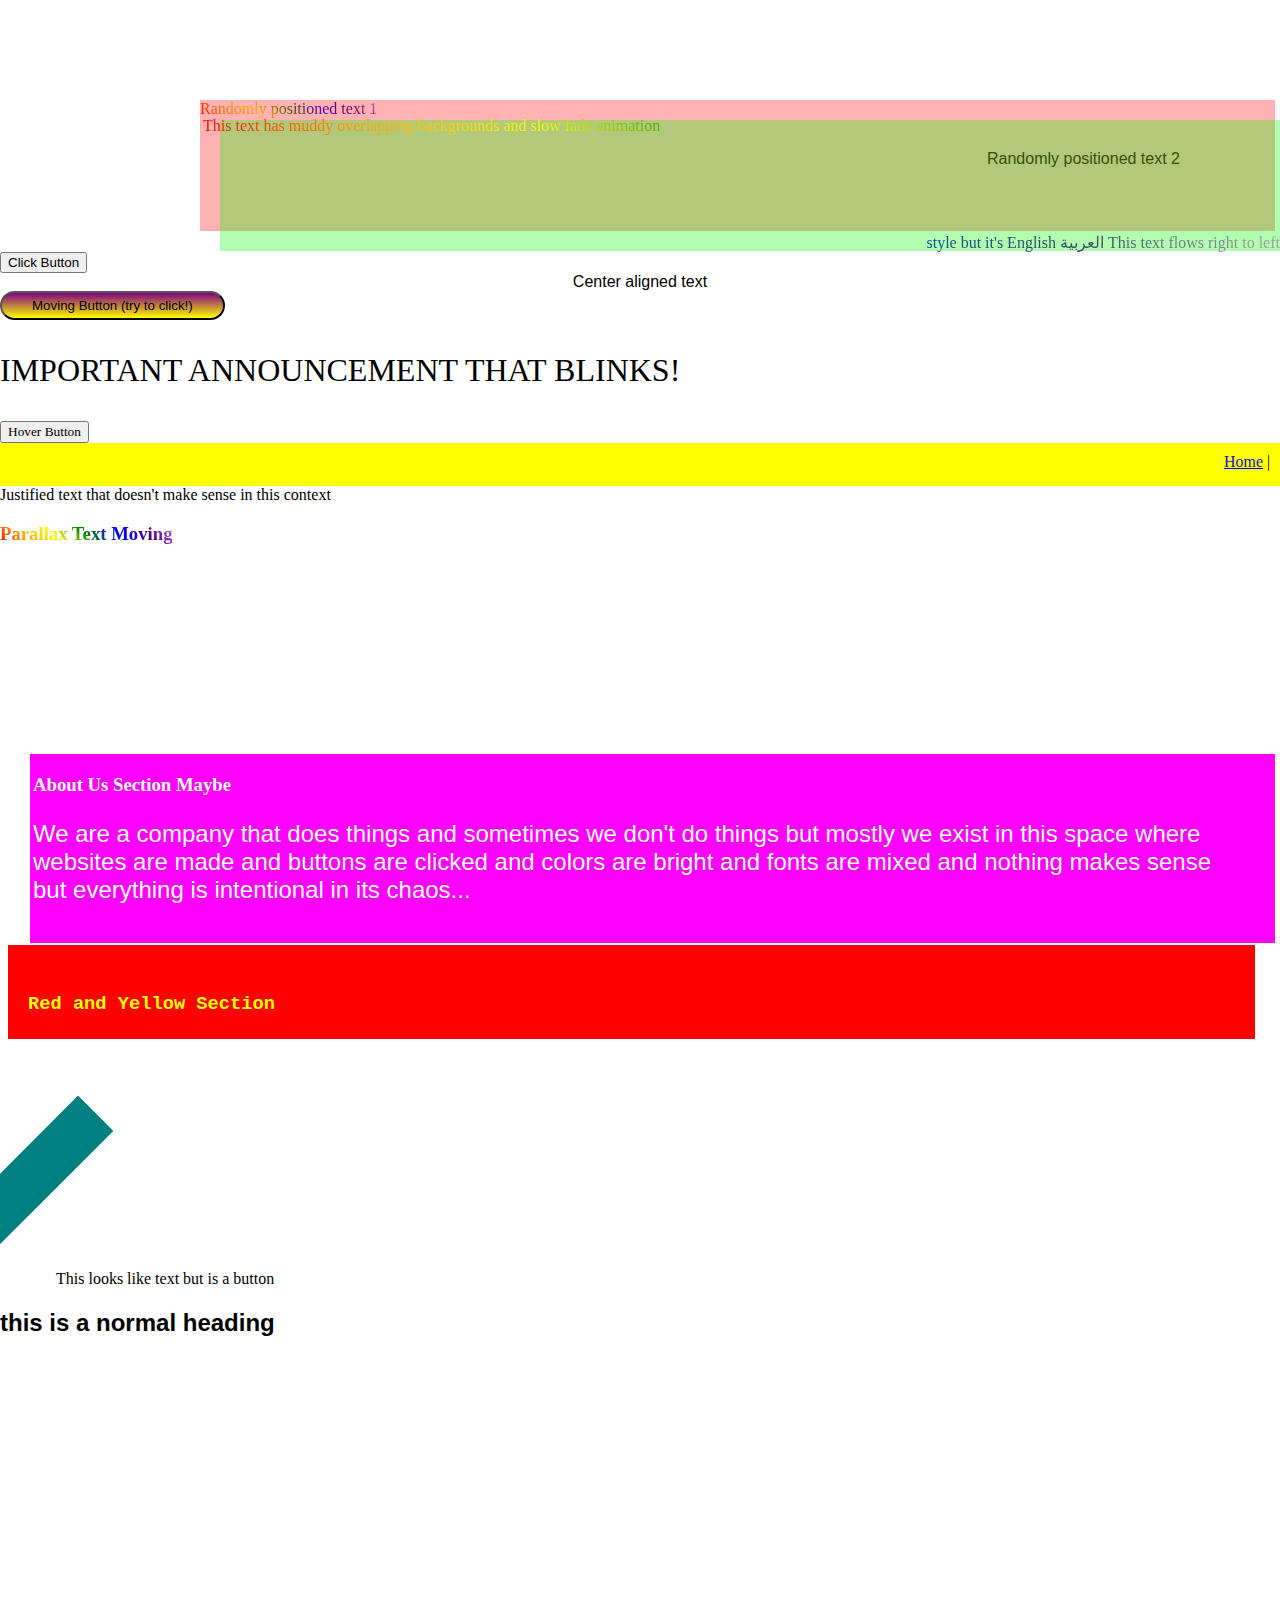
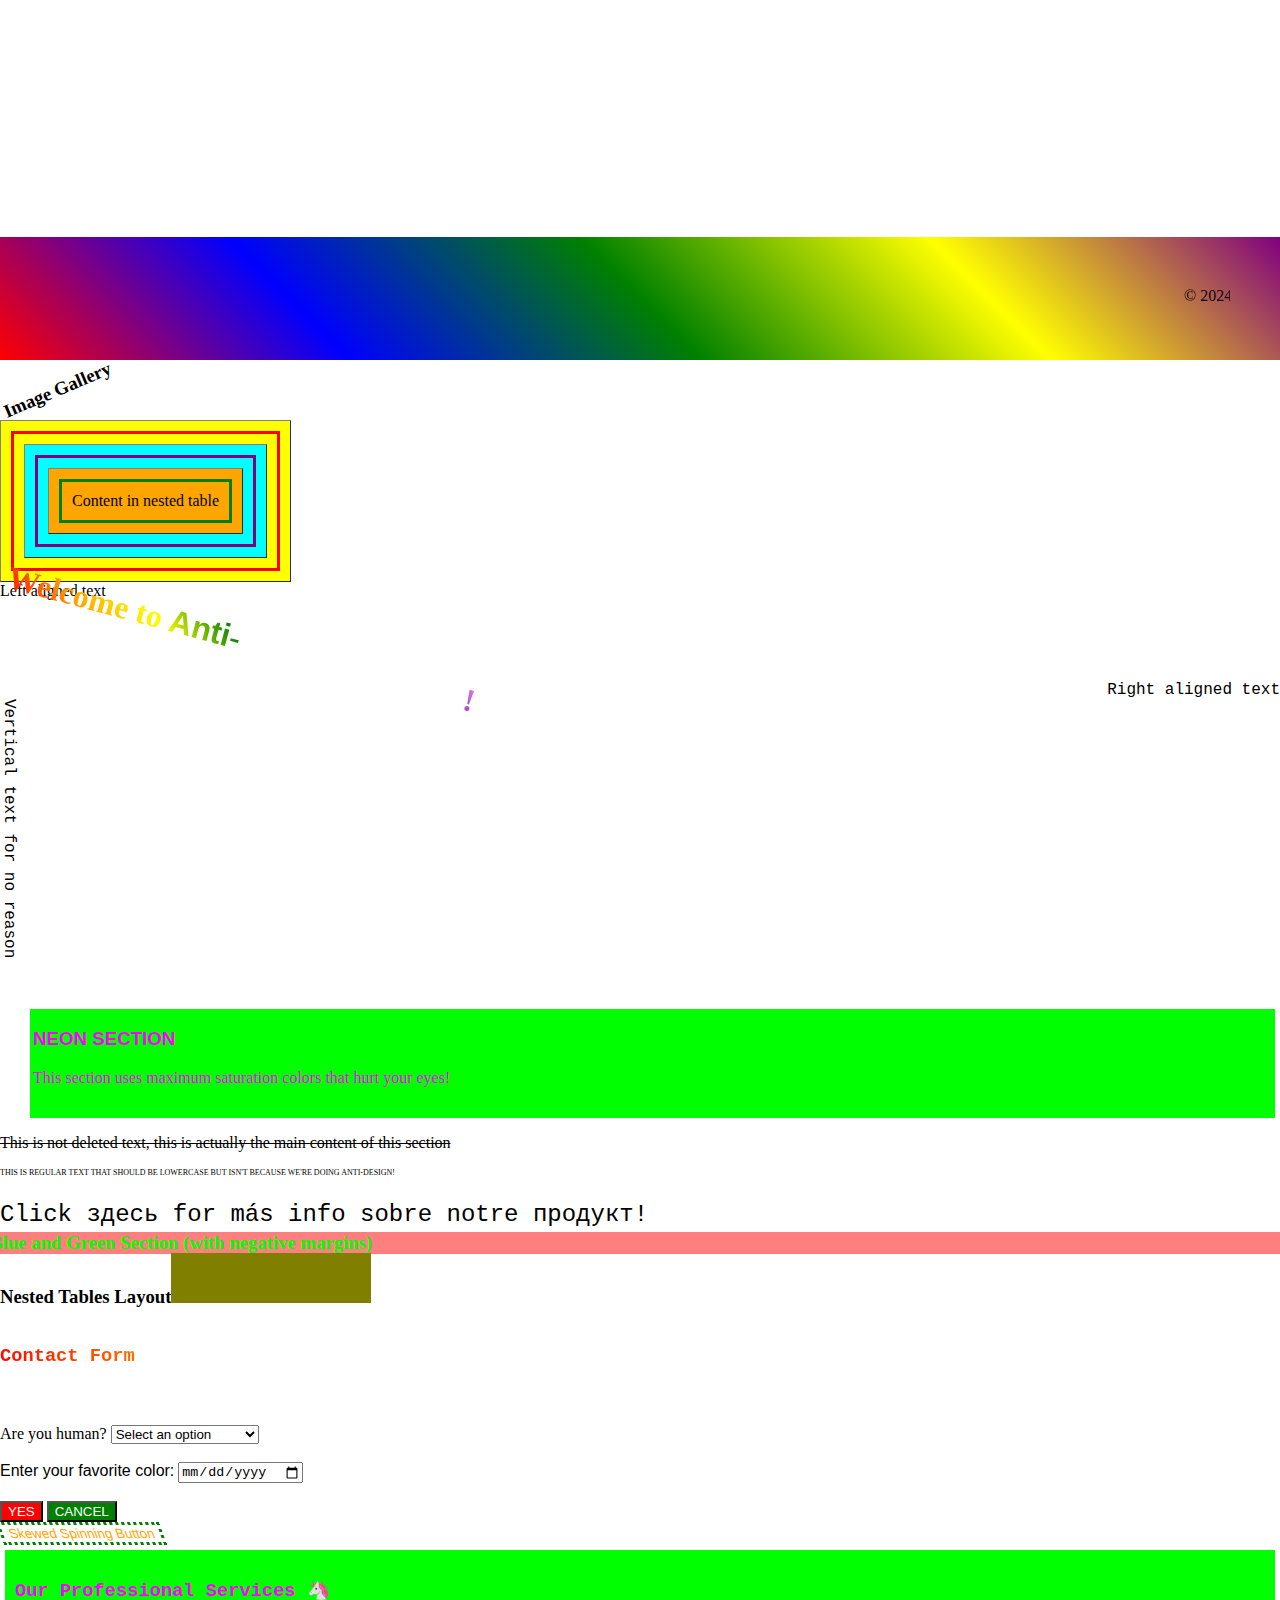
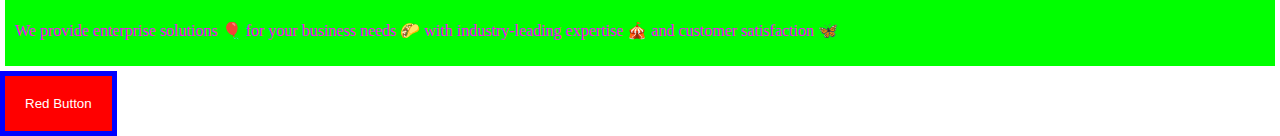
<file: portfolio/anti_design_examples.html>
<!DOCTYPE html>
<html lang="en">
<head>
    <meta charset="UTF-8">
    <meta name="viewport" content="width=device-width, initial-scale=1.0">
    <title>Anti-Design Showcase</title>
    <style>
        /* Idea 15: Pure black text on pure white with random colored highlights */
        body { 
            background: white; 
            color: black; 
            margin: 0; 
            animation: backgroundFlash 3s infinite; /* Idea 20 */
        }
        @keyframes backgroundFlash {
            0% { background: white; }
            25% { background: #ff00ff; }
            50% { background: #00ffff; }
            75% { background: #ffff00; }
            100% { background: white; }
        }

        /* Idea 1: Mix multiple fonts randomly */
        .font-chaos { font-family: 'Times New Roman', serif; }
        .font-chaos2 { font-family: 'Arial', sans-serif; }
        .font-chaos3 { font-family: 'Courier New', monospace; }
        .font-chaos4 { font-family: 'Comic Sans MS', cursive; }

        /* Idea 3: Different text sizes without hierarchy */
        .random-size1 { font-size: 8px; }
        .random-size2 { font-size: 24px; }
        .random-size3 { font-size: 16px; }
        .random-size4 { font-size: 32px; }

        /* Idea 4: Rotate text at random angles */
        .rotate1 { transform: rotate(15deg); display: inline-block; }
        .rotate2 { transform: rotate(-23deg); display: inline-block; }
        .rotate3 { transform: rotate(45deg); display: inline-block; }

        /* Idea 5: Rainbow gradients on text */
        .rainbow { 
            background: linear-gradient(45deg, red, orange, yellow, green, blue, indigo, violet);
            -webkit-background-clip: text;
            -webkit-text-fill-color: transparent;
            background-clip: text;
        }

        /* Idea 10: Blinking text */
        .blink { animation: blink 0.5s infinite; }
        @keyframes blink {
            0%, 50% { opacity: 1; }
            51%, 100% { opacity: 0; }
        }

        /* Idea 11: Maximum saturation neon colors */
        .neon-section { 
            background: #00ff00; 
            color: #ff00ff; 
            padding: 10px; 
            margin: 5px; 
        }

        /* Idea 13: Different color schemes per section */
        .section1 { background: #ff0000; color: #ffff00; }
        .section2 { background: #0000ff; color: #00ff00; }
        .section3 { background: #ff00ff; color: #ffffff; }

        /* Idea 17: Gradients that change direction */
        .gradient-chaos {
            background: linear-gradient(45deg, red 0%, linear-gradient(90deg, blue 50%, green 100%));
            padding: 20px;
        }

        /* Idea 21: Inconsistent margins and padding */
        .spacing1 { margin: 50px 5px 2px 30px; padding: 1px 40px 15px 3px; }
        .spacing2 { margin: 2px 25px 45px 8px; padding: 30px 2px 5px 20px; }

        /* Idea 26: Negative margins for messy overlaps */
        .overlap { margin: -20px -10px; background: rgba(255,0,0,0.5); }

        /* Idea 41: Buttons that look like regular text */
        .text-button { 
            background: none; 
            border: none; 
            color: inherit; 
            font: inherit; 
            cursor: default;
        }

        /* Idea 42: Different button styles everywhere */
        .btn1 { background: red; color: white; border: 5px solid blue; padding: 20px; }
        .btn2 { background: linear-gradient(purple, yellow); border-radius: 50px; padding: 5px 30px; }
        .btn3 { background: none; border: 3px dotted green; color: orange; transform: skew(20deg); }

        /* Idea 45: Buttons that move when you try to click them */
        .moving-btn {
            position: relative;
            transition: all 0.1s;
        }
        .moving-btn:hover {
            transform: translate(50px, 30px);
        }

        /* Idea 60: Form fields that disappear after filling */
        .disappearing-input:valid {
            opacity: 0;
        }

        /* Idea 81: Bounce on click */
        .bounce-click {
            transition: transform 0.1s;
        }
        .bounce-click:active {
            transform: scale(1.5) rotate(180deg);
        }

        /* Idea 84: Screen shake on hover */
        .shake:hover {
            animation: shake 0.1s infinite;
        }
        @keyframes shake {
            0%, 100% { transform: translateX(0); }
            25% { transform: translateX(-5px); }
            75% { transform: translateX(5px); }
        }

        /* Idea 86: Continuously spinning elements */
        .spin {
            animation: spin 2s linear infinite;
            display: inline-block;
        }
        @keyframes spin {
            from { transform: rotate(0deg); }
            to { transform: rotate(360deg); }
        }

        /* Idea 92: Tables inside tables */
        table { border-collapse: separate; border-spacing: 10px; }
        td { border: 3px solid; padding: 10px; }

        /* Idea 29: Absolute positioning chaos */
        .absolute1 { position: absolute; top: 100px; left: 200px; }
        .absolute2 { position: absolute; top: 150px; right: 100px; }

        /* Marquee for idea 40 */
        .marquee-nav {
            background: yellow;
            padding: 10px;
        }
    </style>
</head>
<body>
    <!-- Ideas 31, 32: Hidden menu behind puzzle, random order -->
    <div id="puzzle-menu" style="display:none;">
        <div onclick="showNav()" style="cursor:pointer; background:red; padding:5px;">🧩 Click to solve puzzle</div>
        <nav id="hidden-nav" style="display:none;">
            <a href="#" class="spin">🏠</a>
            <a href="#" class="rotate1">📧</a>
            <a href="#" class="blink">ℹ️</a>
        </nav>
    </div>

    <!-- Idea 40: Navigation in marquee -->
    <div class="marquee-nav">
        <marquee>
            <a href="#" class="font-chaos">Home</a> | 
            <a href="#" class="font-chaos2">About</a> | 
            <a href="#" class="font-chaos3">Contact</a> | 
            <a href="#" class="font-chaos4">Services</a>
        </marquee>
    </div>

    <!-- Ideas 1, 3, 4, 5: Typography chaos -->
    <h1 class="font-chaos random-size4 rotate1 rainbow">Welcome to <span class="font-chaos2">Anti</span>-<span class="font-chaos3 rotate2">Design</span> <span class="font-chaos4 rotate3">Website</span>!</h1>

    <!-- Idea 7: ALL CAPS except headings -->
    <h2 class="font-chaos2">this is a normal heading</h2>
    <p class="font-chaos random-size1">THIS IS REGULAR TEXT THAT SHOULD BE LOWERCASE BUT ISN'T BECAUSE WE'RE DOING ANTI-DESIGN!</p>

    <!-- Idea 8: Mix languages randomly -->
    <p class="font-chaos3 random-size2">Click здесь for más info sobre notre продукт!</p>

    <!-- Idea 9: Strikethrough as primary content -->
    <p class="font-chaos4 random-size3"><s>This is not deleted text, this is actually the main content of this section</s></p>

    <!-- Idea 10: Blinking text -->
    <p class="blink font-chaos random-size4">IMPORTANT ANNOUNCEMENT THAT BLINKS!</p>

    <!-- Different colored sections (Ideas 11, 13) -->
    <div class="neon-section spacing1">
        <h3 class="font-chaos2">NEON SECTION</h3>
        <p class="font-chaos">This section uses maximum saturation colors that hurt your eyes!</p>
    </div>

    <div class="section1 spacing2">
        <h3 class="font-chaos3">Red and Yellow Section</h3>
    </div>

    <div class="section2 overlap">
        <h3 class="font-chaos4">Blue and Green Section (with negative margins)</h3>
    </div>

    <!-- Idea 22: Mixed alignment -->
    <div style="text-align: left;" class="font-chaos">Left aligned text</div>
    <div style="text-align: center;" class="font-chaos2">Center aligned text</div>
    <div style="text-align: right;" class="font-chaos3">Right aligned text</div>
    <div style="text-align: justify;" class="font-chaos4">Justified text that doesn't make sense in this context</div>

    <!-- Ideas 41, 42, 45: Button chaos -->
    <button class="text-button shake">This looks like text but is a button</button>
    <button class="btn1 bounce-click">Red Button</button>
    <button class="btn2 moving-btn">Moving Button (try to click!)</button>
    <button class="btn3 spin">Skewed Spinning Button</button>

    <!-- Idea 47: Hover vs click confusion -->
    <button onmouseover="alert('This works on hover!')" class="font-chaos">Hover Button</button>
    <button onclick="alert('This works on click!')" class="font-chaos2">Click Button</button>

    <!-- Ideas 51, 54, 56: Form chaos -->
    <form>
        <h3 class="rainbow font-chaos3">Contact Form</h3>
        <!-- Idea 51: Placeholder as only label -->
        <input type="text" placeholder="Enter your name here (no label)" class="disappearing-input"><br><br>
        
        <!-- Idea 54: Dropdown for binary choice -->
        <label class="font-chaos">Are you human?</label>
        <select>
            <option>Select an option</option>
            <option>Yes</option>
            <option>No</option>
            <option>Maybe</option>
            <option>I prefer not to answer</option>
        </select><br><br>

        <!-- Idea 56: Date picker for name -->
        <label class="font-chaos2">Enter your favorite color:</label>
        <input type="date"><br><br>

        <!-- Idea 44: Wrong colors for yes/no -->
        <button type="button" style="background:red; color:white;">YES</button>
        <button type="button" style="background:green; color:white;">CANCEL</button>
    </form>

    <!-- Ideas 61, 62: Image chaos -->
    <h3 class="font-chaos4 rotate2">Image Gallery</h3>
    <img src="[data-uri]" 
         style="width:200px; height:50px; filter:pixelate; background:red;" alt="Stretched pixel">
    
    <img src="[data-uri]" 
         style="width:50px; height:200px; background:blue; transform:rotate(45deg);" alt="Another stretched pixel">

    <!-- Idea 92: Tables inside tables -->
    <h3 class="spin font-chaos">Nested Tables Layout</h3>
    <table border="1" style="background:yellow;">
        <tr>
            <td style="border-color:red;">
                <table border="1" style="background:cyan;">
                    <tr>
                        <td style="border-color:purple;">
                            <table border="1" style="background:orange;">
                                <tr>
                                    <td style="border-color:green;">Content in nested table</td>
                                </tr>
                            </table>
                        </td>
                    </tr>
                </table>
            </td>
        </tr>
    </table>

    <!-- Idea 71: Stream of consciousness content -->
    <div class="section3 spacing1">
        <h3 class="font-chaos blink">About Us Section Maybe</h3>
        <p class="font-chaos2 random-size2">We are a company that does things and sometimes we don't do things but mostly we exist in this space where websites are made and buttons are clicked and colors are bright and fonts are mixed and nothing makes sense but everything is intentional in its chaos...</p>
    </div>

    <!-- Idea 73: Mix serious content with random emoji -->
    <div class="neon-section">
        <h3 class="font-chaos3">Our Professional Services 🦄</h3>
        <p class="font-chaos4">We provide enterprise solutions 🎈 for your business needs 🌮 with industry-leading expertise 🎪 and customer satisfaction 🦋</p>
    </div>

    <!-- Ideas with absolute positioning -->
    <div class="absolute1 font-chaos rainbow">
        Randomly positioned text 1
    </div>
    <div class="absolute2 font-chaos2 blink">
        Randomly positioned text 2
    </div>

    <!-- Idea 87: Parallax on everything -->
    <div style="height:200px; overflow:hidden; position:relative;">
        <div style="position:absolute; animation: parallax 10s linear infinite;">
            <h3 class="spin rainbow">Parallax Text Moving</h3>
        </div>
    </div>

    <!-- More chaos examples -->
    <div style="writing-mode:vertical-rl; text-orientation:mixed;" class="font-chaos3">
        Vertical text for no reason
    </div>

    <div style="direction:rtl;" class="font-chaos4 rainbow">
        This text flows right to left العربية style but it's English
    </div>

    <!-- Loading screen that serves no purpose -->
    <div id="fake-loading" style="position:fixed; top:0; left:0; width:100%; height:100%; background:rgba(0,0,0,0.8); color:white; display:none; font-size:48px; text-align:center; padding-top:200px;">
        Loading content that's already loaded... 
        <div class="spin" style="font-size:100px;">⏳</div>
    </div>

    <script>
        // Idea 32: Random navigation order
        function showNav() {
            document.getElementById('hidden-nav').style.display = 'block';
            const links = document.querySelectorAll('#hidden-nav a');
            links.forEach(link => {
                link.style.order = Math.floor(Math.random() * 100);
            });
        }

        // Idea 45: Moving buttons on hover (already handled in CSS)

        // Idea 90: Sound effects (would need audio files)
        document.addEventListener('click', function() {
            // console.log('*click sound*'); // Placeholder for actual sound
        });

        // Random chaos functions
        setInterval(() => {
            // Idea 48: Random double-click requirement
            const buttons = document.querySelectorAll('button');
            if (buttons.length > 0) {
                const randomBtn = buttons[Math.floor(Math.random() * buttons.length)];
                randomBtn.ondblclick = () => alert('This button needed double-click!');
            }
        }, 5000);

        // Idea 58: Forms submit when clicking anywhere
        document.addEventListener('click', function(e) {
            if (Math.random() > 0.9) { // 10% chance
                console.log('Form submitted randomly!');
                // alert('Form submitted by clicking somewhere random!');
            }
        });

        // Show fake loading occasionally
        setInterval(() => {
            if (Math.random() > 0.95) {
                document.getElementById('fake-loading').style.display = 'block';
                setTimeout(() => {
                    document.getElementById('fake-loading').style.display = 'none';
                }, 3000);
            }
        }, 10000);

        // Idea 91: Page loads in random order
        window.addEventListener('load', function() {
            const elements = document.body.children;
            const elementsArray = Array.from(elements);
            elementsArray.sort(() => Math.random() - 0.5);
            elementsArray.forEach(el => document.body.appendChild(el));
        });
    </script>

    <style>
        /* Additional keyframes for effects */
        @keyframes parallax {
            0% { transform: translateX(-100%); }
            100% { transform: translateX(100%); }
        }

        /* Idea 88: Very slow fade effects */
        .slow-fade {
            animation: slowFade 15s ease-in-out infinite alternate;
        }
        @keyframes slowFade {
            0% { opacity: 0; }
            100% { opacity: 1; }
        }

        /* More spacing chaos */
        .chaos-spacing {
            margin: 100px 5px 2px 200px;
            padding: 1px 50px 80px 3px;
        }

        /* Idea 19: Transparent overlaps creating muddy colors */
        .muddy-overlap {
            background: rgba(255, 0, 0, 0.3);
            position: relative;
            z-index: 1;
        }
        .muddy-overlap::after {
            content: '';
            position: absolute;
            top: 20px;
            left: 20px;
            width: 100%;
            height: 100%;
            background: rgba(0, 255, 0, 0.3);
            z-index: -1;
        }
    </style>

    <!-- Final chaos elements -->
    <div class="muddy-overlap chaos-spacing">
        <p class="slow-fade font-chaos rainbow">This text has muddy overlapping backgrounds and slow fade animation</p>
    </div>

    <footer style="margin-top:500px; background:linear-gradient(45deg, red, blue, green, yellow, purple); padding:50px;">
        <marquee>
            <span class="blink font-chaos">© 2024 Anti-Design Corp</span> | 
            <span class="spin font-chaos2">All Rights Confused</span> | 
            <span class="shake font-chaos3">Contact: chaos@antidesign.void</span>
        </marquee>
    </footer>

</body>
</html>
</file>
<file: assets/css/style.css>
/* Additional styles for enhanced portfolio presentation */

/* Custom scrollbar */
::-webkit-scrollbar {
    width: 8px;
}

::-webkit-scrollbar-track {
    background: #f1f1f1;
}

::-webkit-scrollbar-thumb {
    background: #2563eb;
    border-radius: 4px;
}

::-webkit-scrollbar-thumb:hover {
    background: #1d4ed8;
}

/* Enhanced hover effects */
.overview-card:hover {
    transform: translateY(-8px) scale(1.02);
    box-shadow: 0 15px 40px rgba(37, 99, 235, 0.15);
}

.competency-card:hover {
    transform: translateY(-8px);
    box-shadow: 0 15px 40px rgba(0, 0, 0, 0.12);
}

/* Gradient text effects */
.gradient-text {
    background: linear-gradient(135deg, #2563eb, #3b82f6);
    -webkit-background-clip: text;
    -webkit-text-fill-color: transparent;
    background-clip: text;
}

/* Loading animation */
.loading-spinner {
    width: 40px;
    height: 40px;
    border: 4px solid #f3f3f3;
    border-top: 4px solid #2563eb;
    border-radius: 50%;
    animation: spin 1s linear infinite;
    margin: 20px auto;
}

@keyframes spin {
    0% { transform: rotate(0deg); }
    100% { transform: rotate(360deg); }
}

/* Pulse animation for CTA button */
.cta-button {
    animation: pulse 2s infinite;
}

@keyframes pulse {
    0% {
        box-shadow: 0 0 0 0 rgba(245, 158, 11, 0.7);
    }
    70% {
        box-shadow: 0 0 0 10px rgba(245, 158, 11, 0);
    }
    100% {
        box-shadow: 0 0 0 0 rgba(245, 158, 11, 0);
    }
}

/* Enhanced mobile responsiveness */
@media (max-width: 480px) {
    .hero h1 {
        font-size: 2rem;
    }
    
    .section-title {
        font-size: 2rem;
    }
    
    .competency-grid {
        grid-template-columns: 1fr;
    }
    
    .overview-grid {
        grid-template-columns: 1fr;
    }
    
    .results-grid {
        grid-template-columns: repeat(2, 1fr);
    }
}

/* Print styles */
@media print {
    header {
        position: static;
        box-shadow: none;
    }
    
    .hero {
        background: white;
        color: black;
        padding: 40px 0;
    }
    
    .main-content {
        margin-top: 0;
        box-shadow: none;
    }
    
    .cta, footer {
        display: none;
    }
}

/* Accessibility improvements */
.sr-only {
    position: absolute;
    width: 1px;
    height: 1px;
    padding: 0;
    margin: -1px;
    overflow: hidden;
    clip: rect(0, 0, 0, 0);
    white-space: nowrap;
    border: 0;
}

/* Focus styles for keyboard navigation */
a:focus,
button:focus {
    outline: 2px solid #2563eb;
    outline-offset: 2px;
}

/* High contrast mode support */
@media (prefers-contrast: high) {
    .hero {
        background: #000;
        color: #fff;
    }
    
    .overview-card,
    .competency-card {
        border: 2px solid #000;
    }
}
</file>
